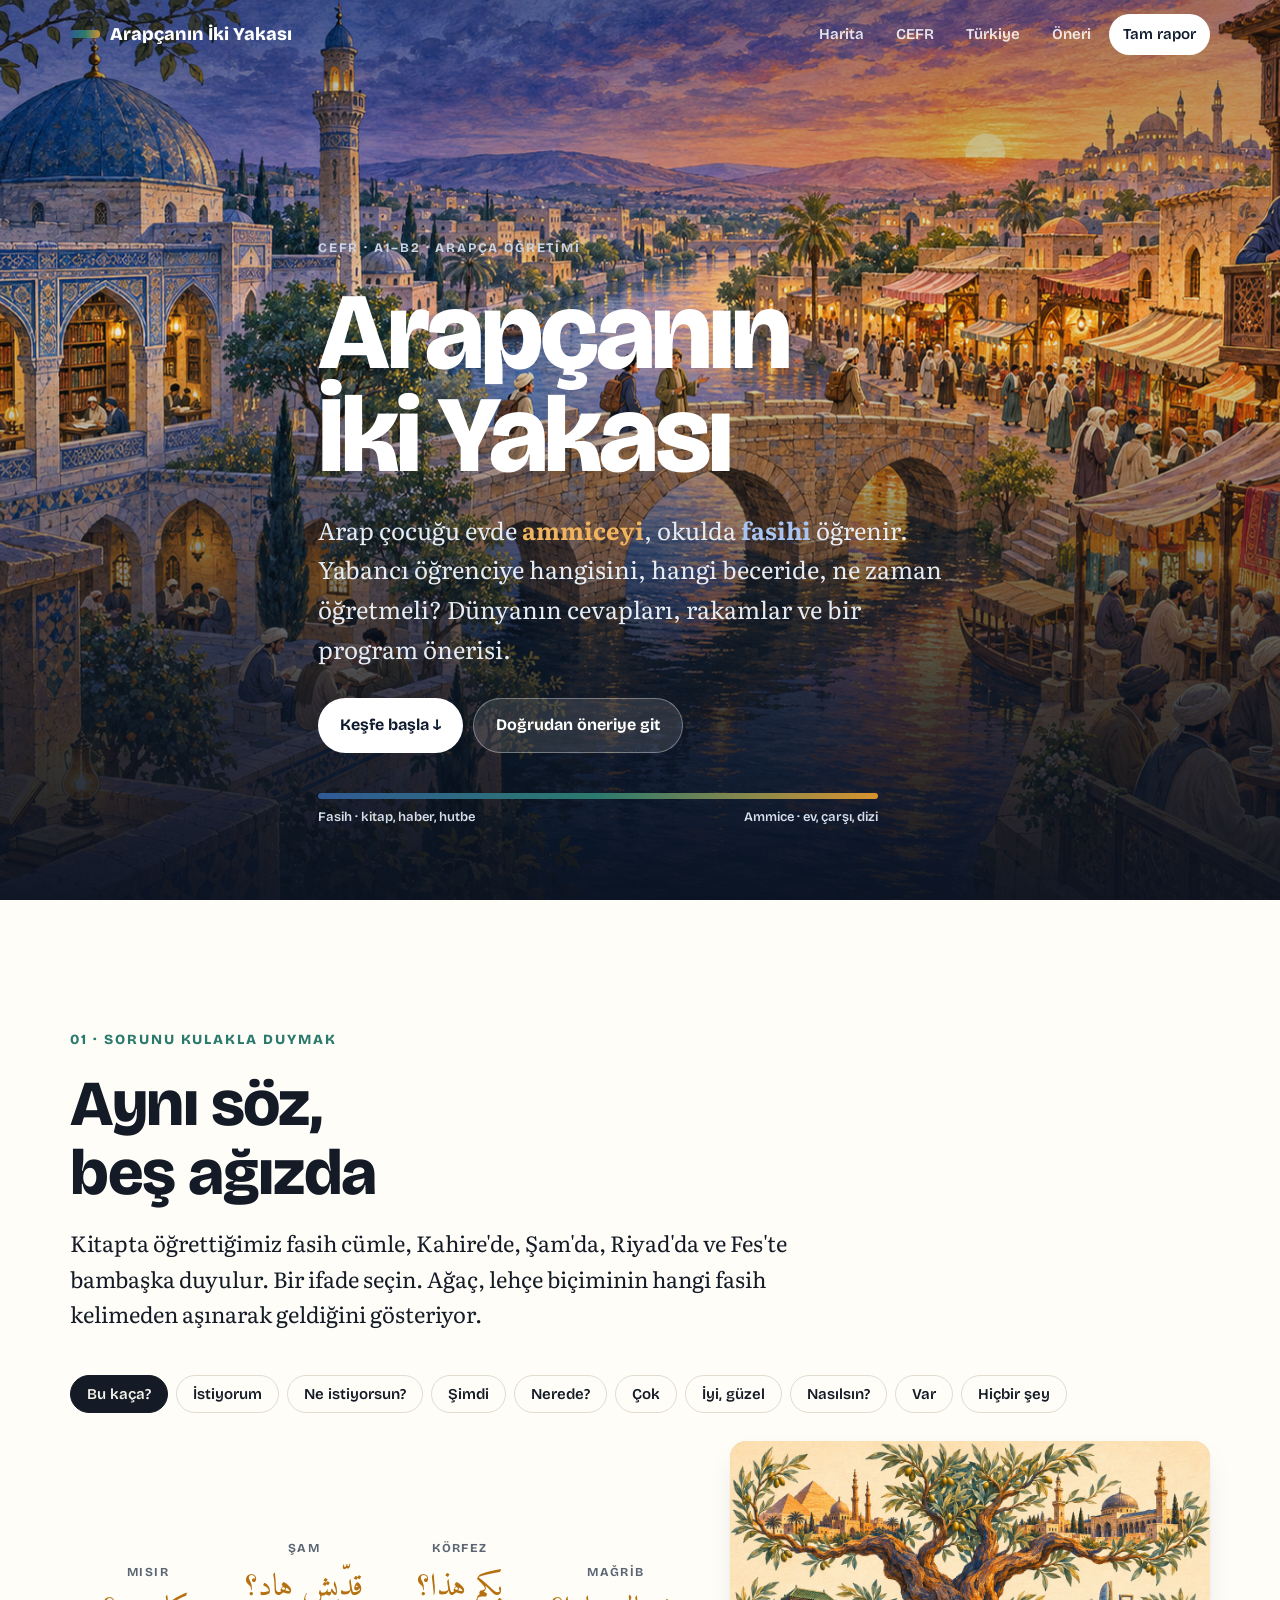
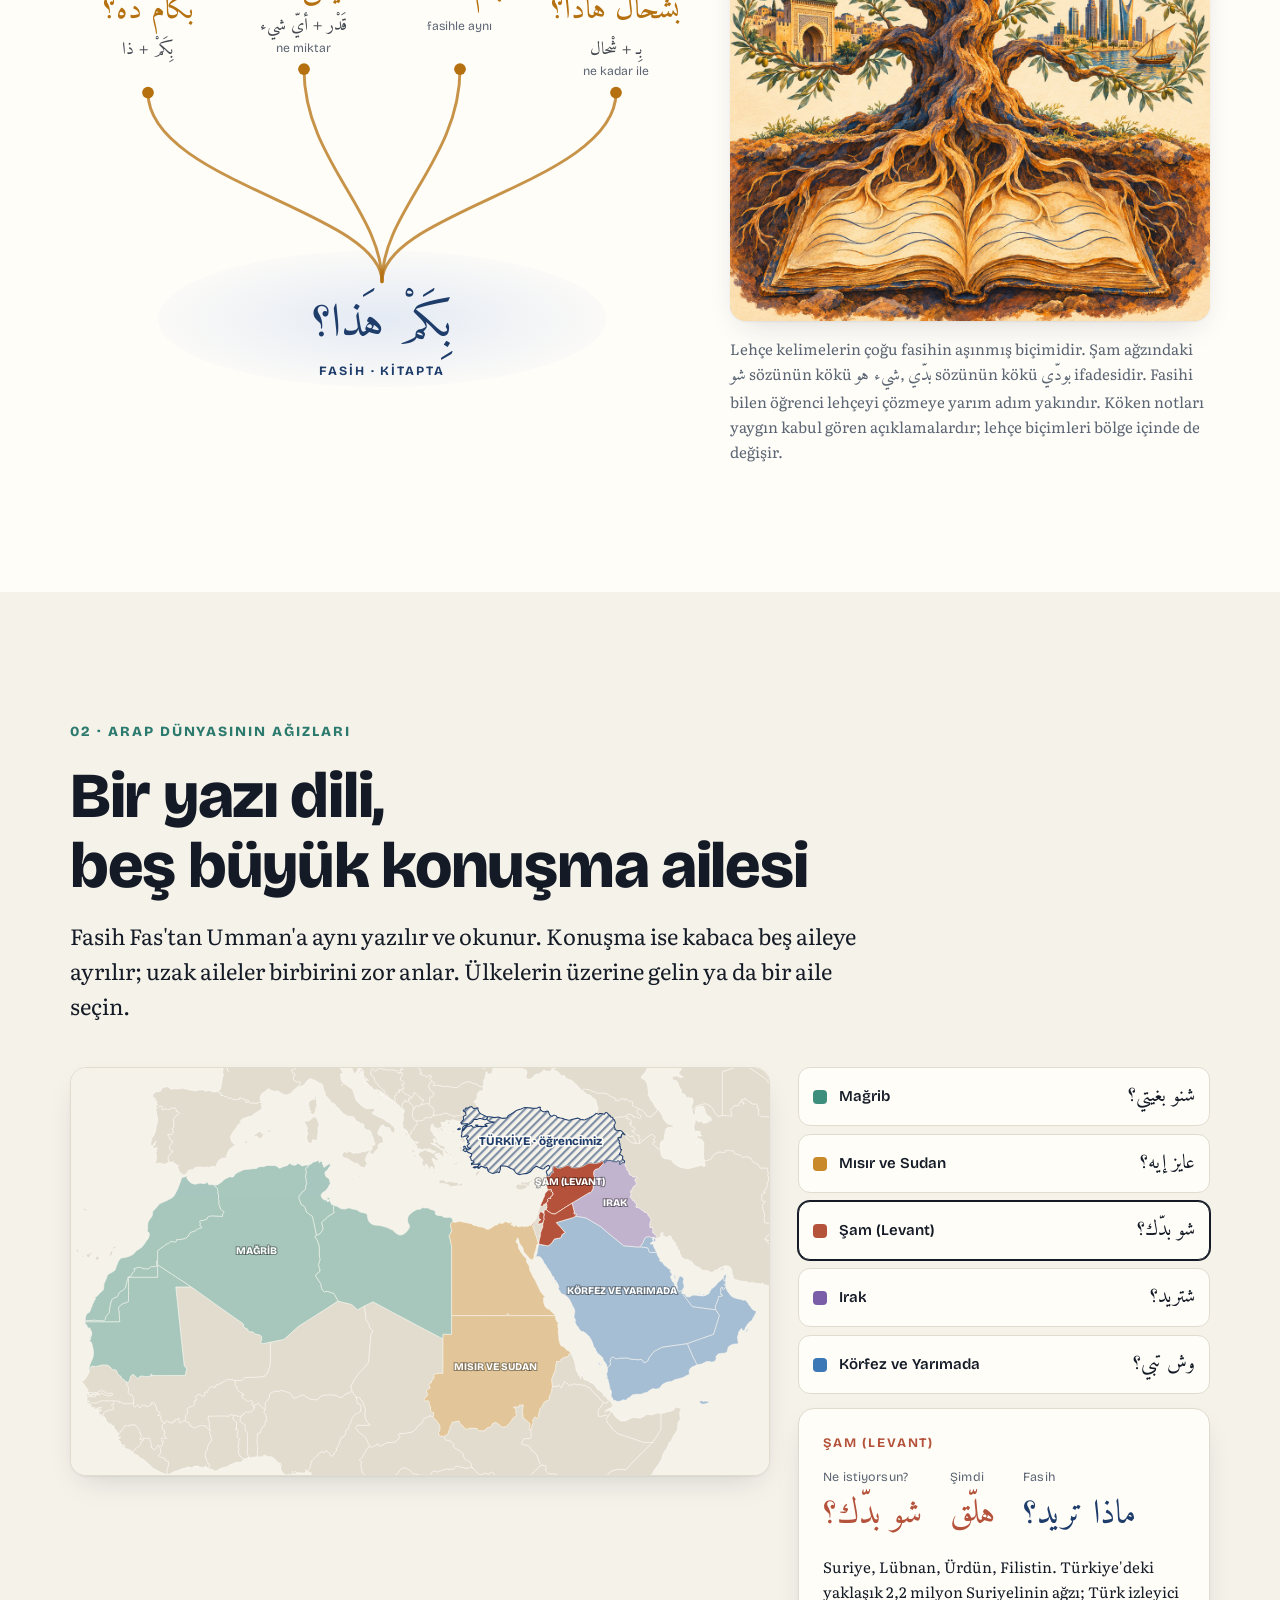
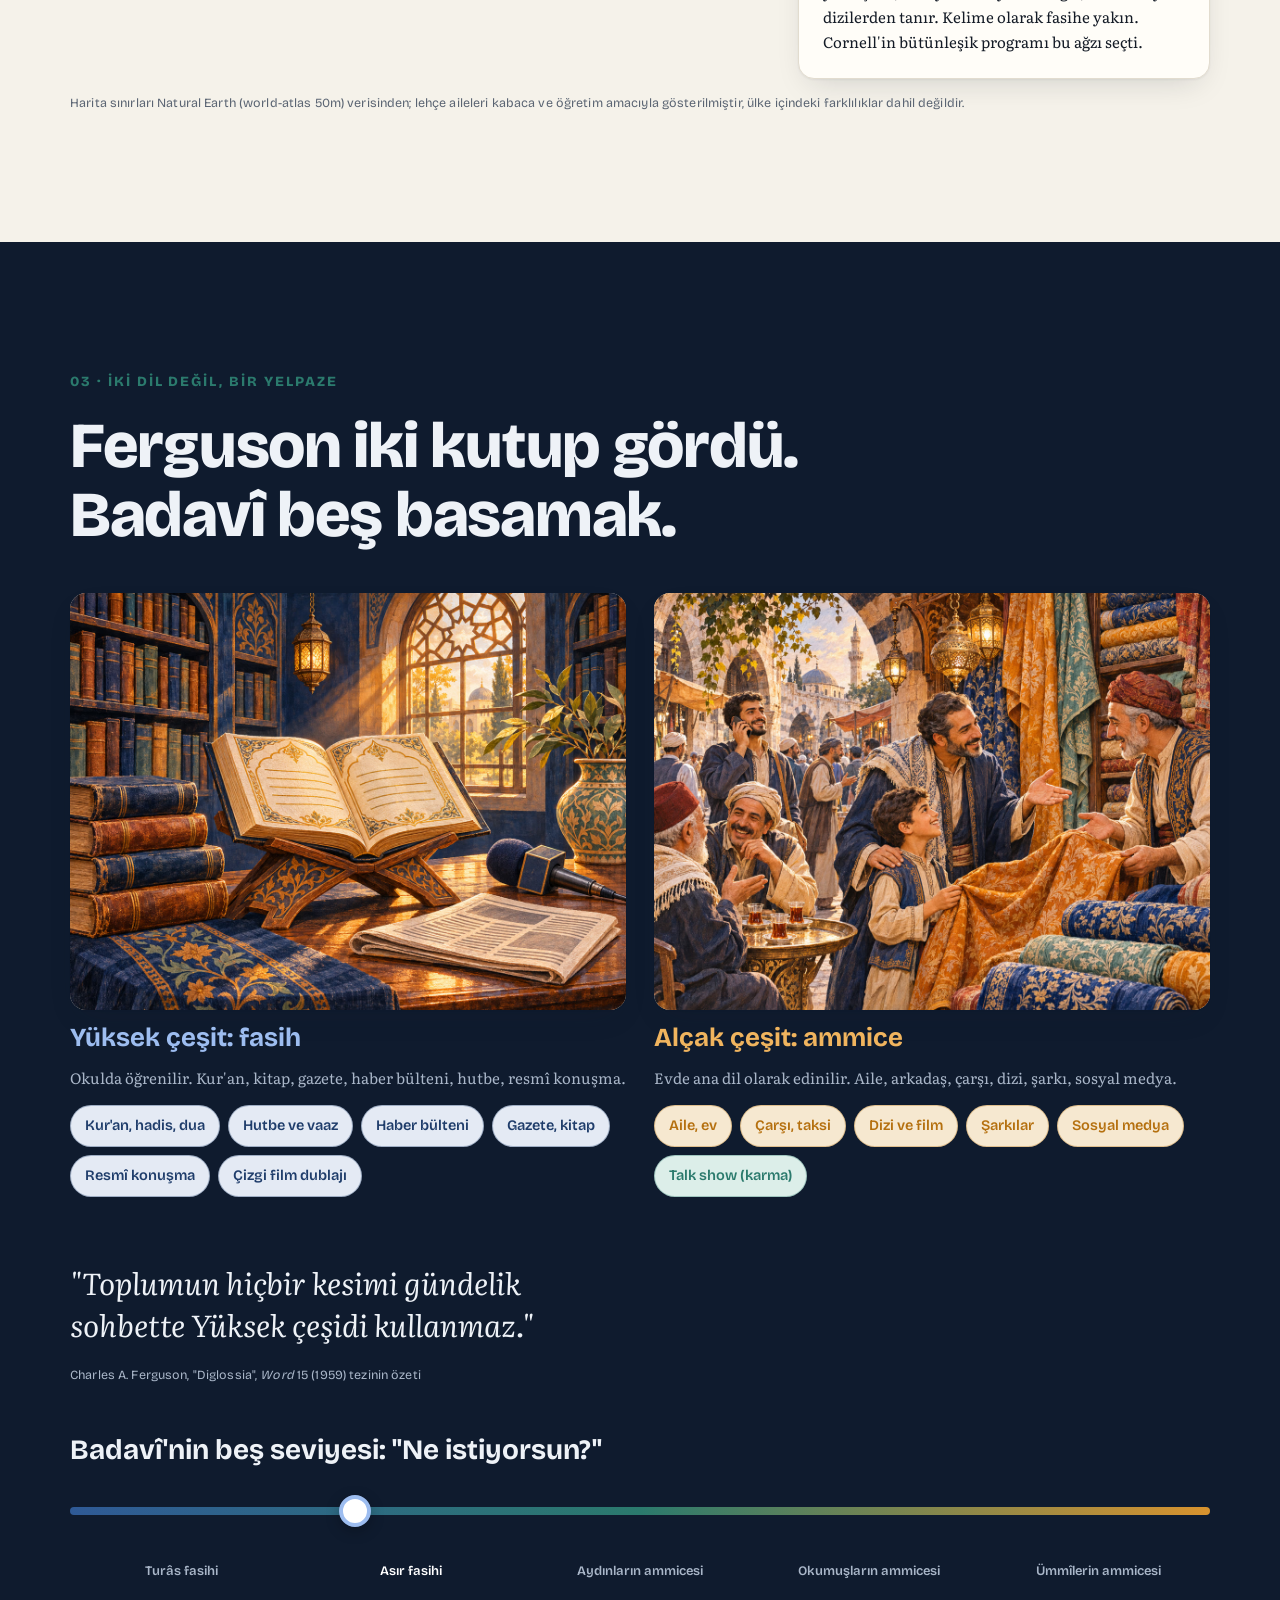
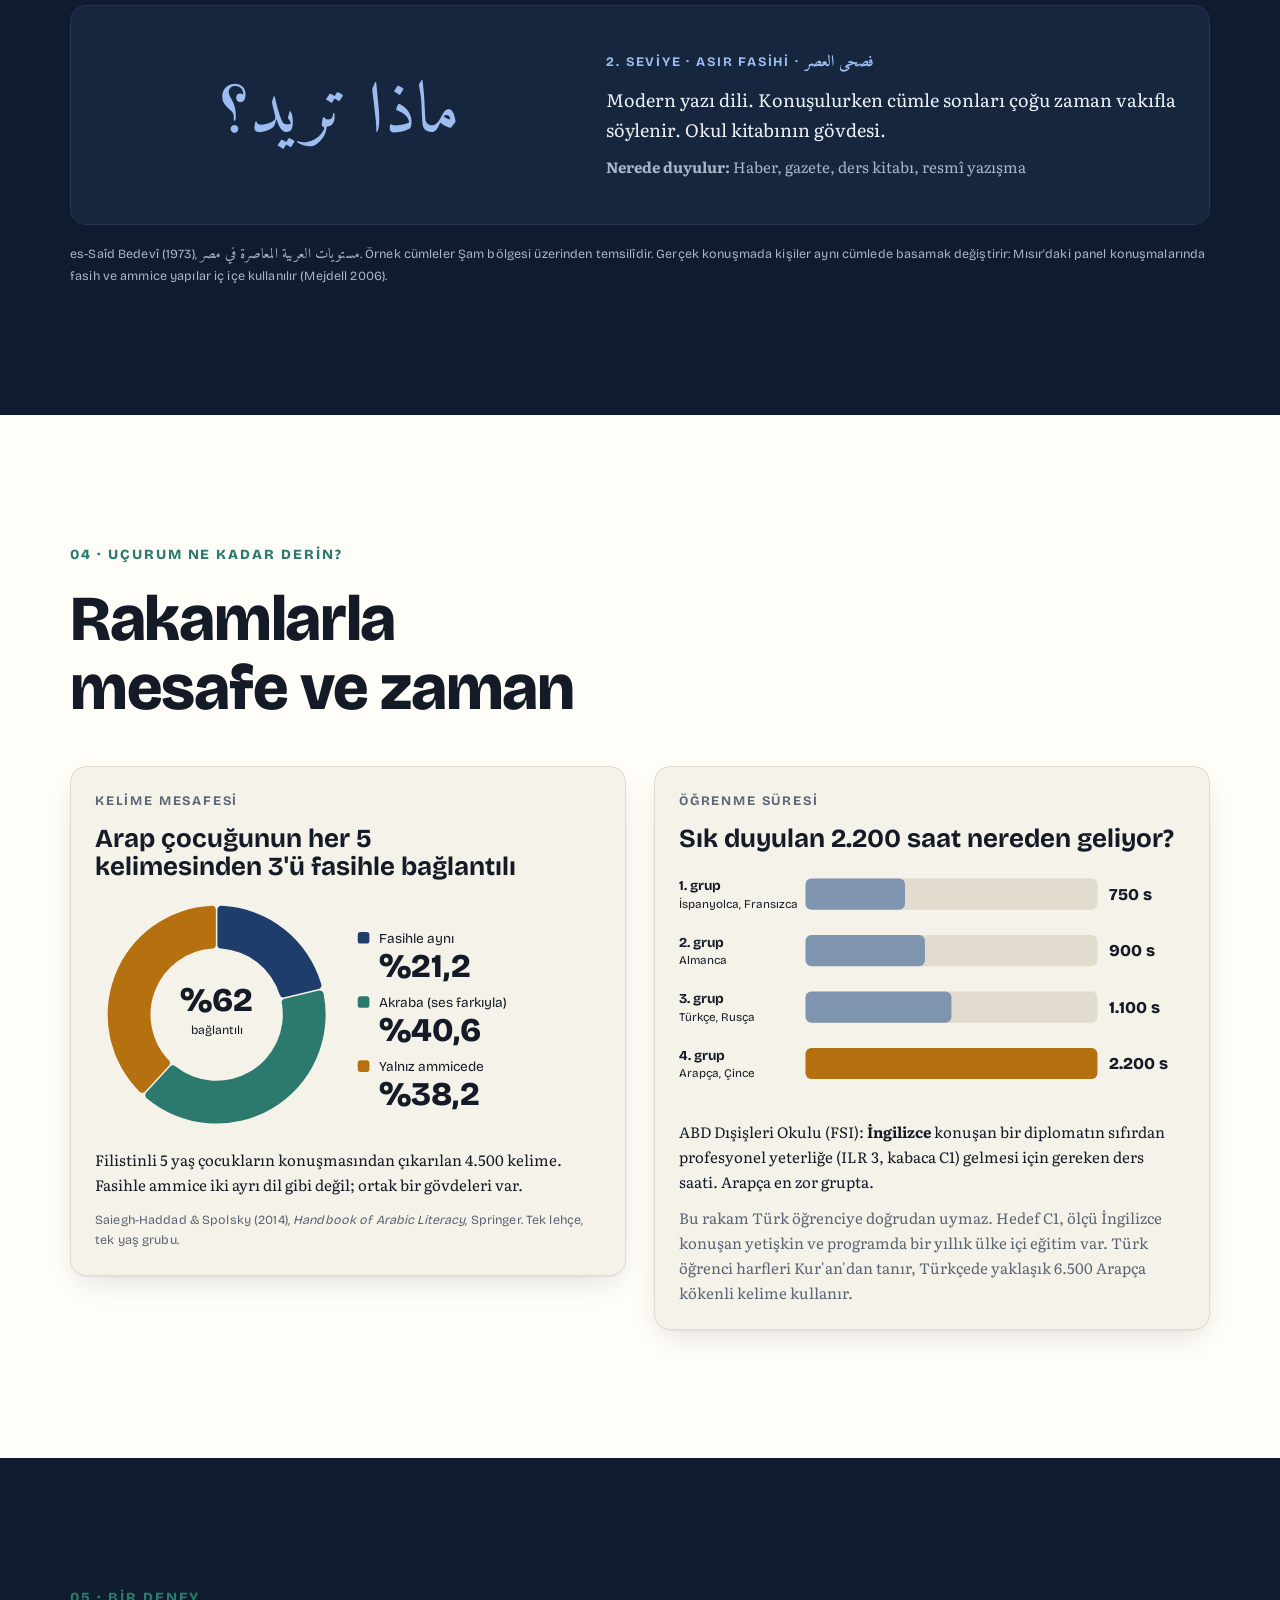
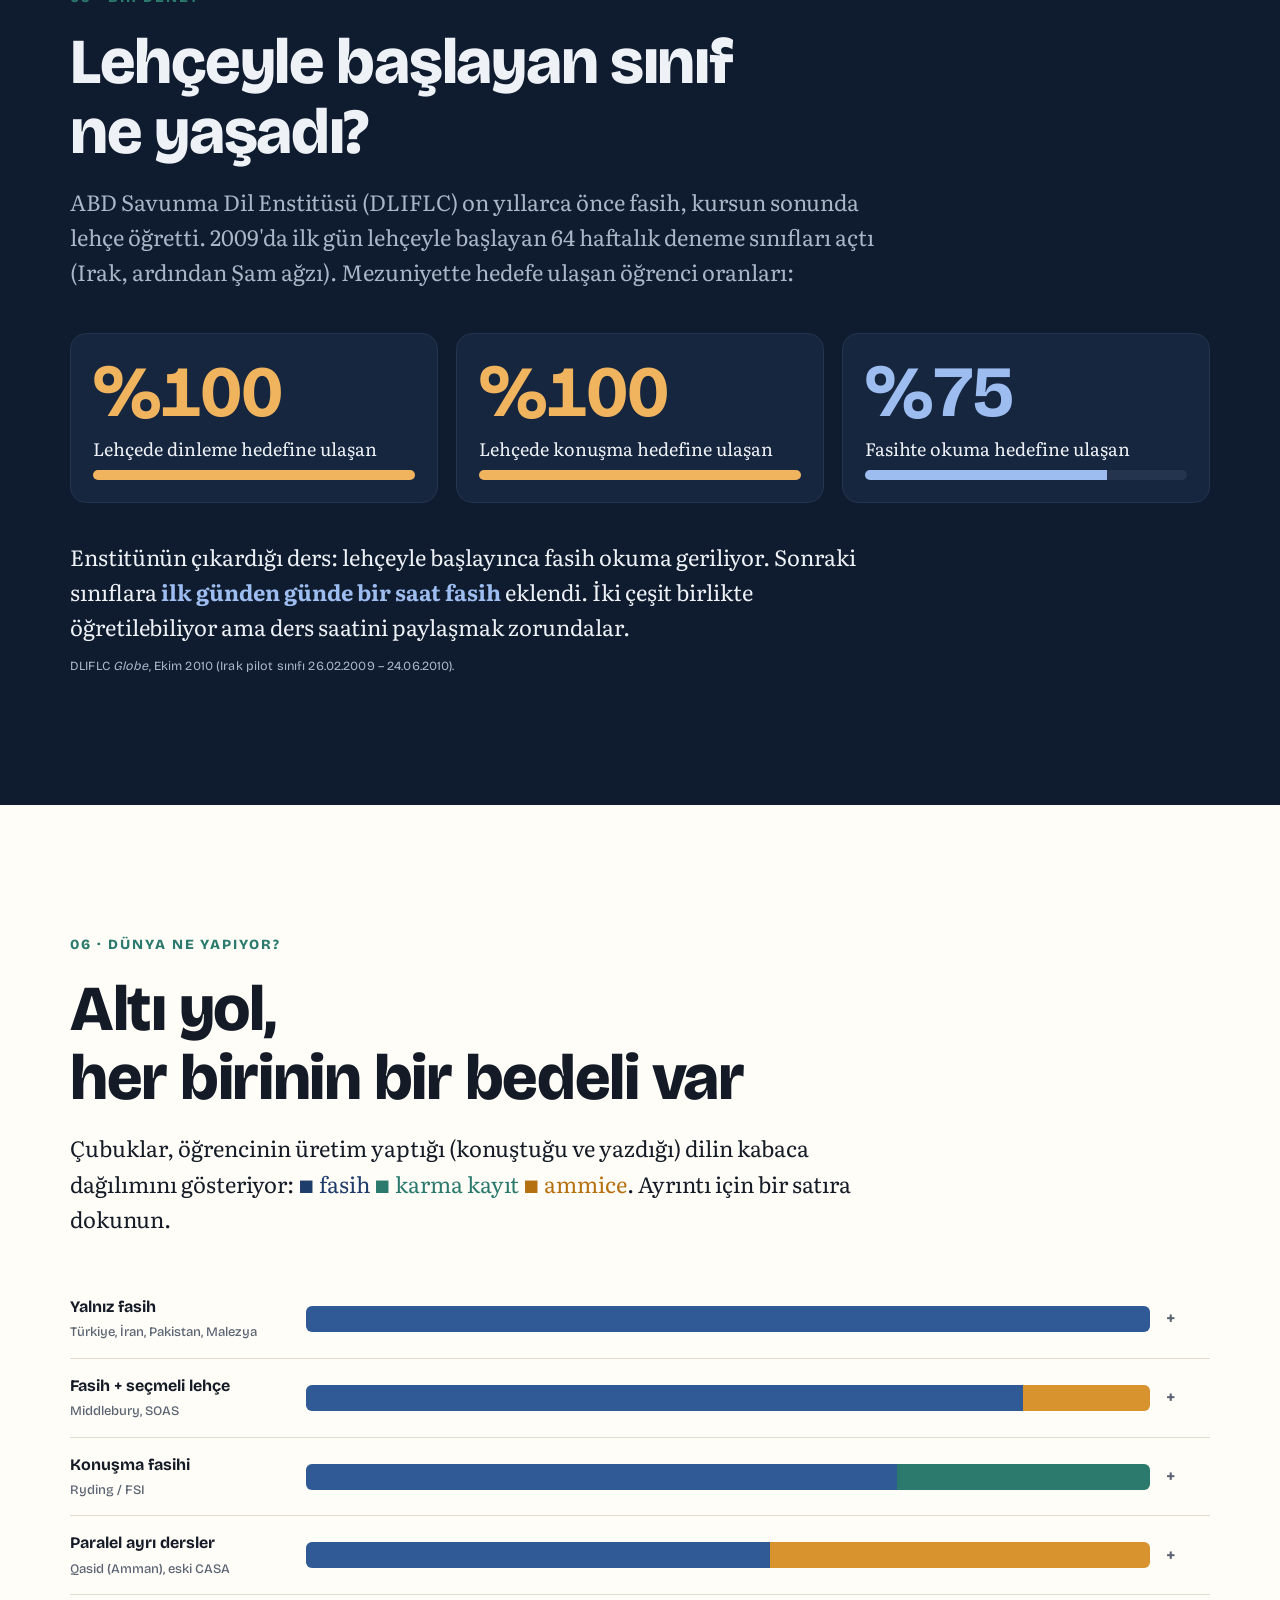
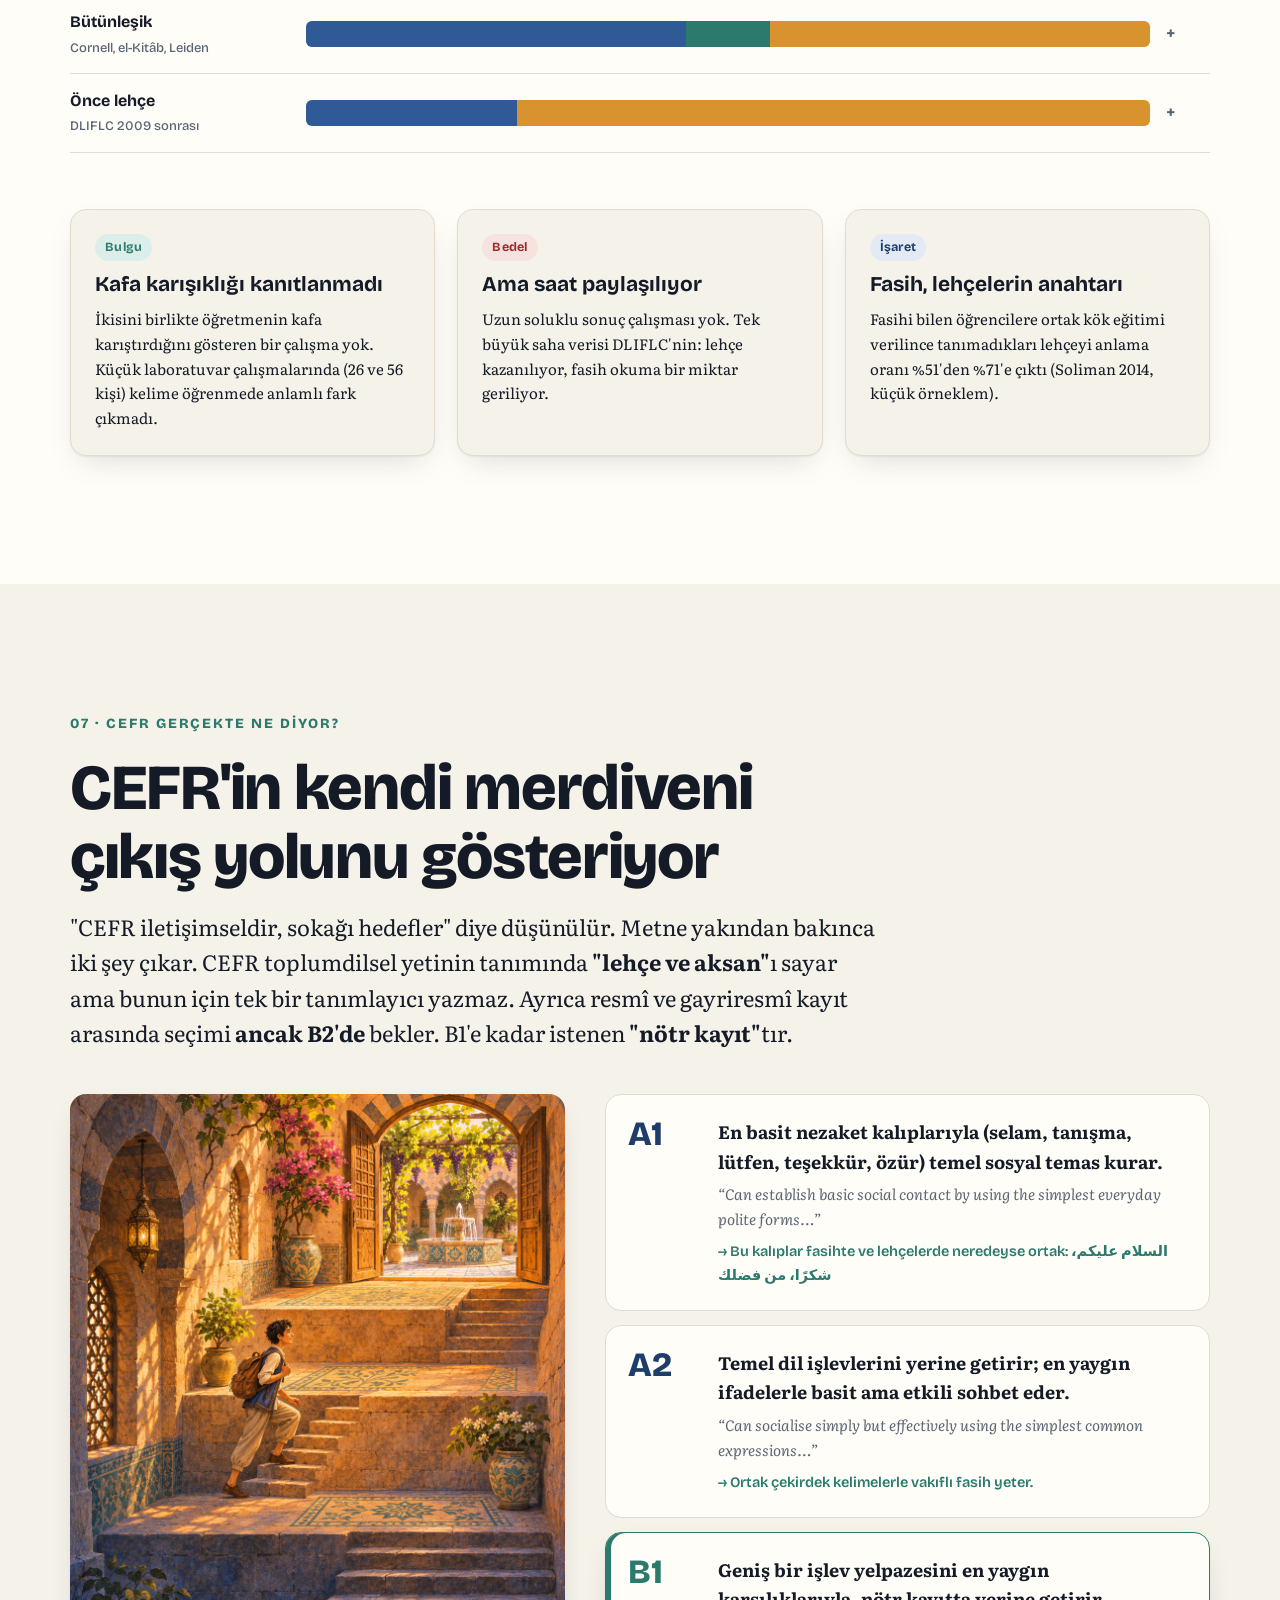
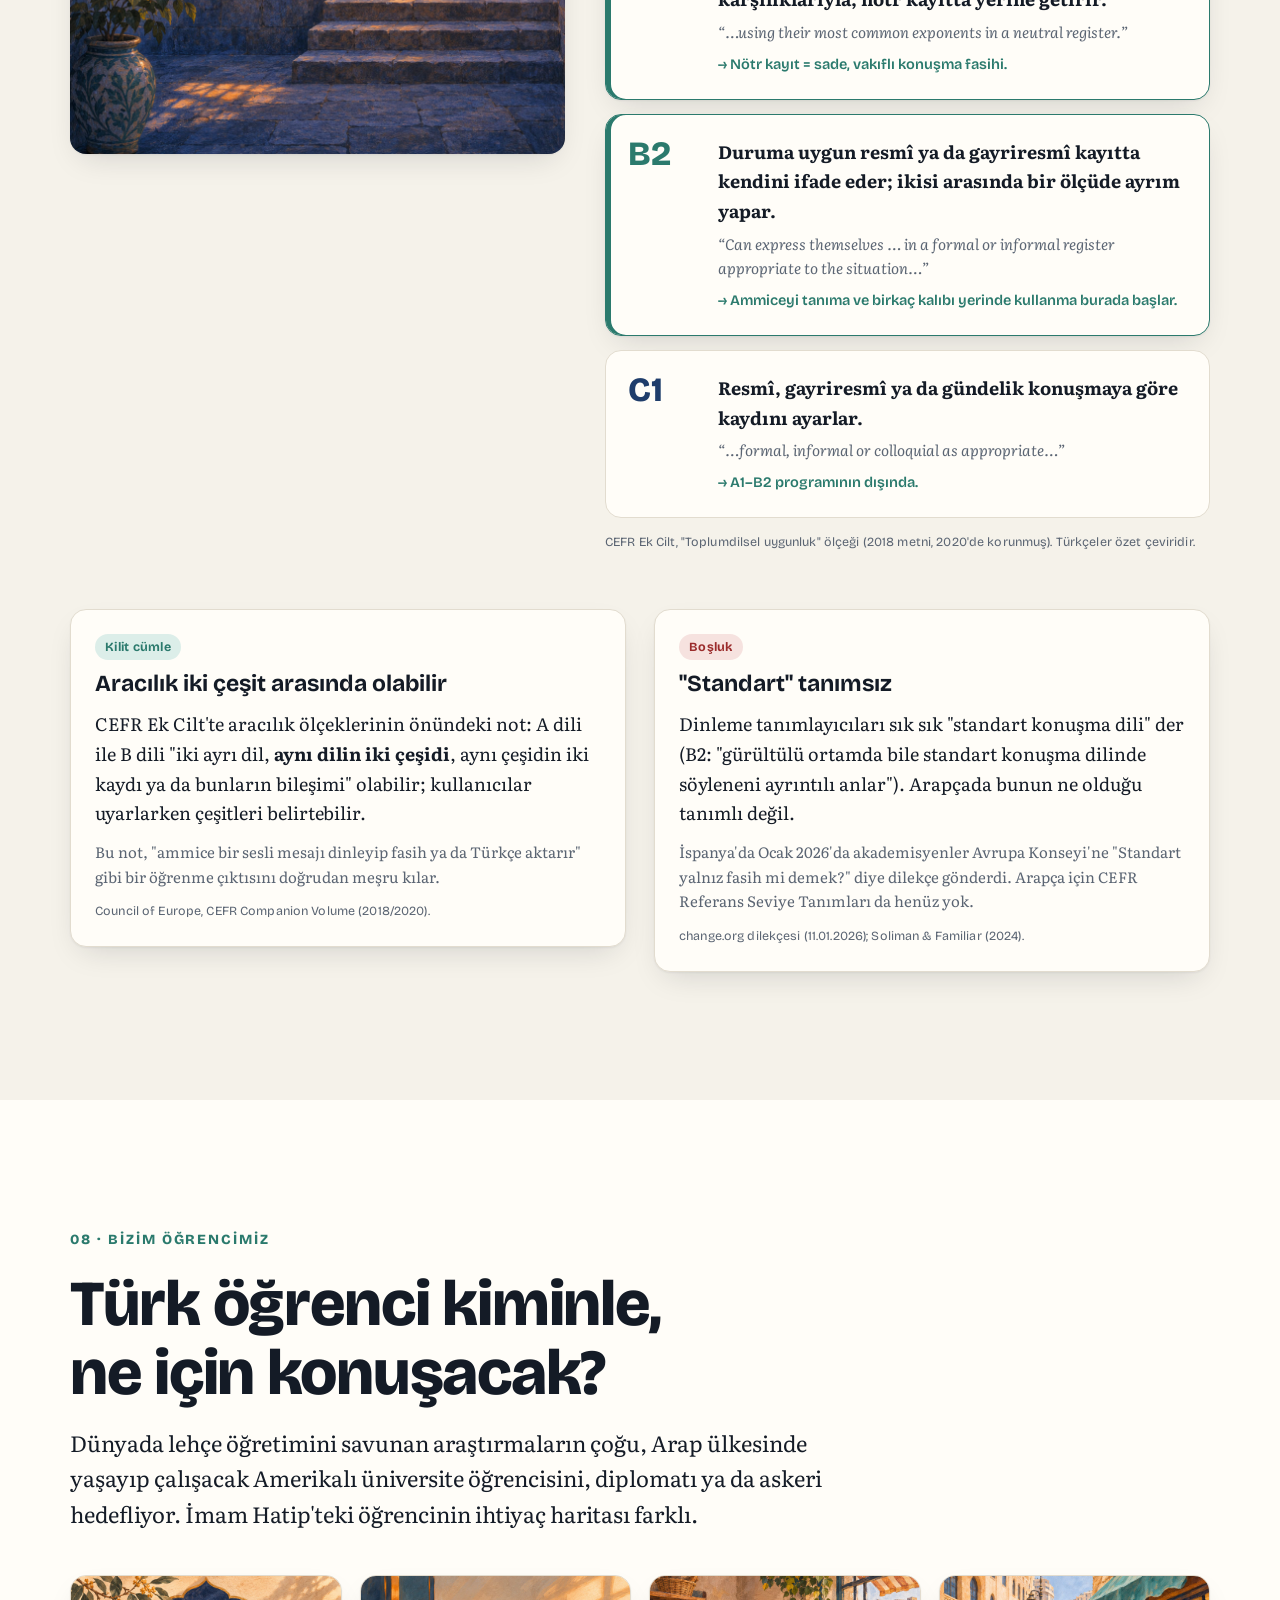
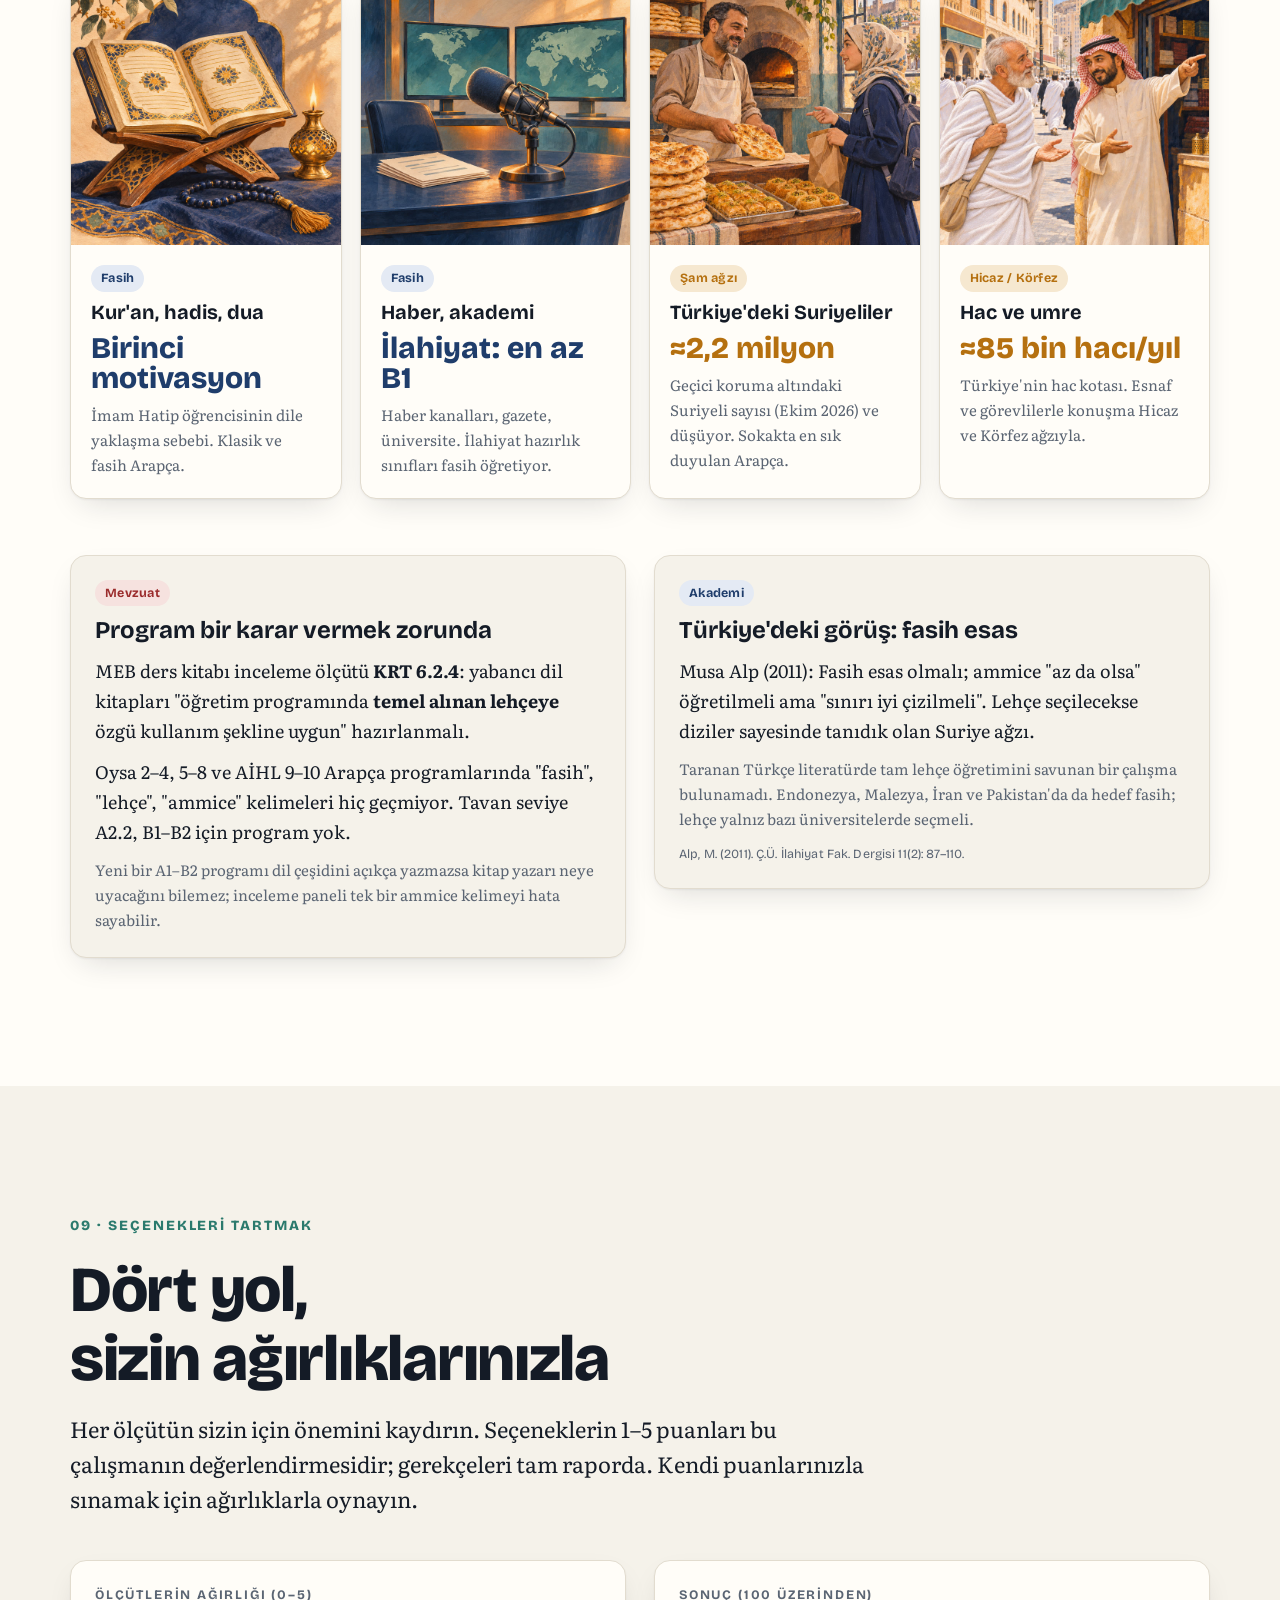
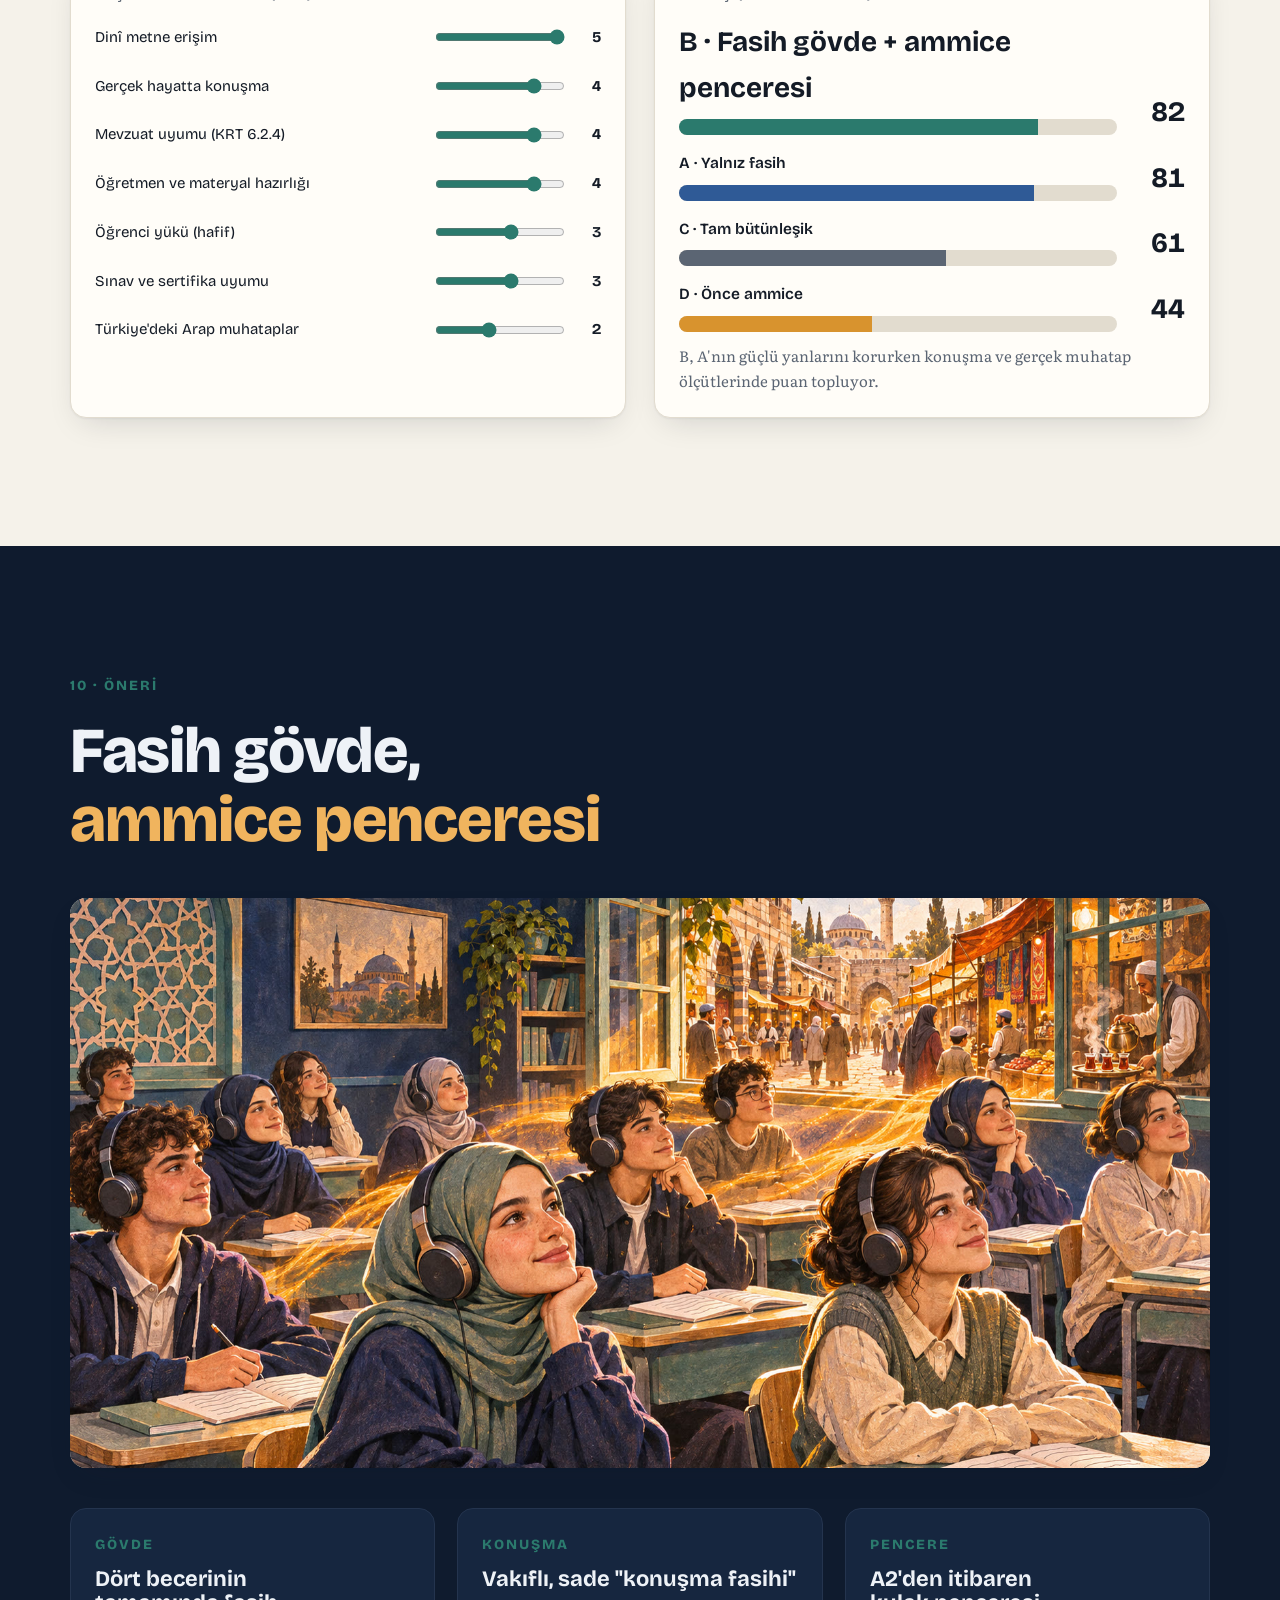
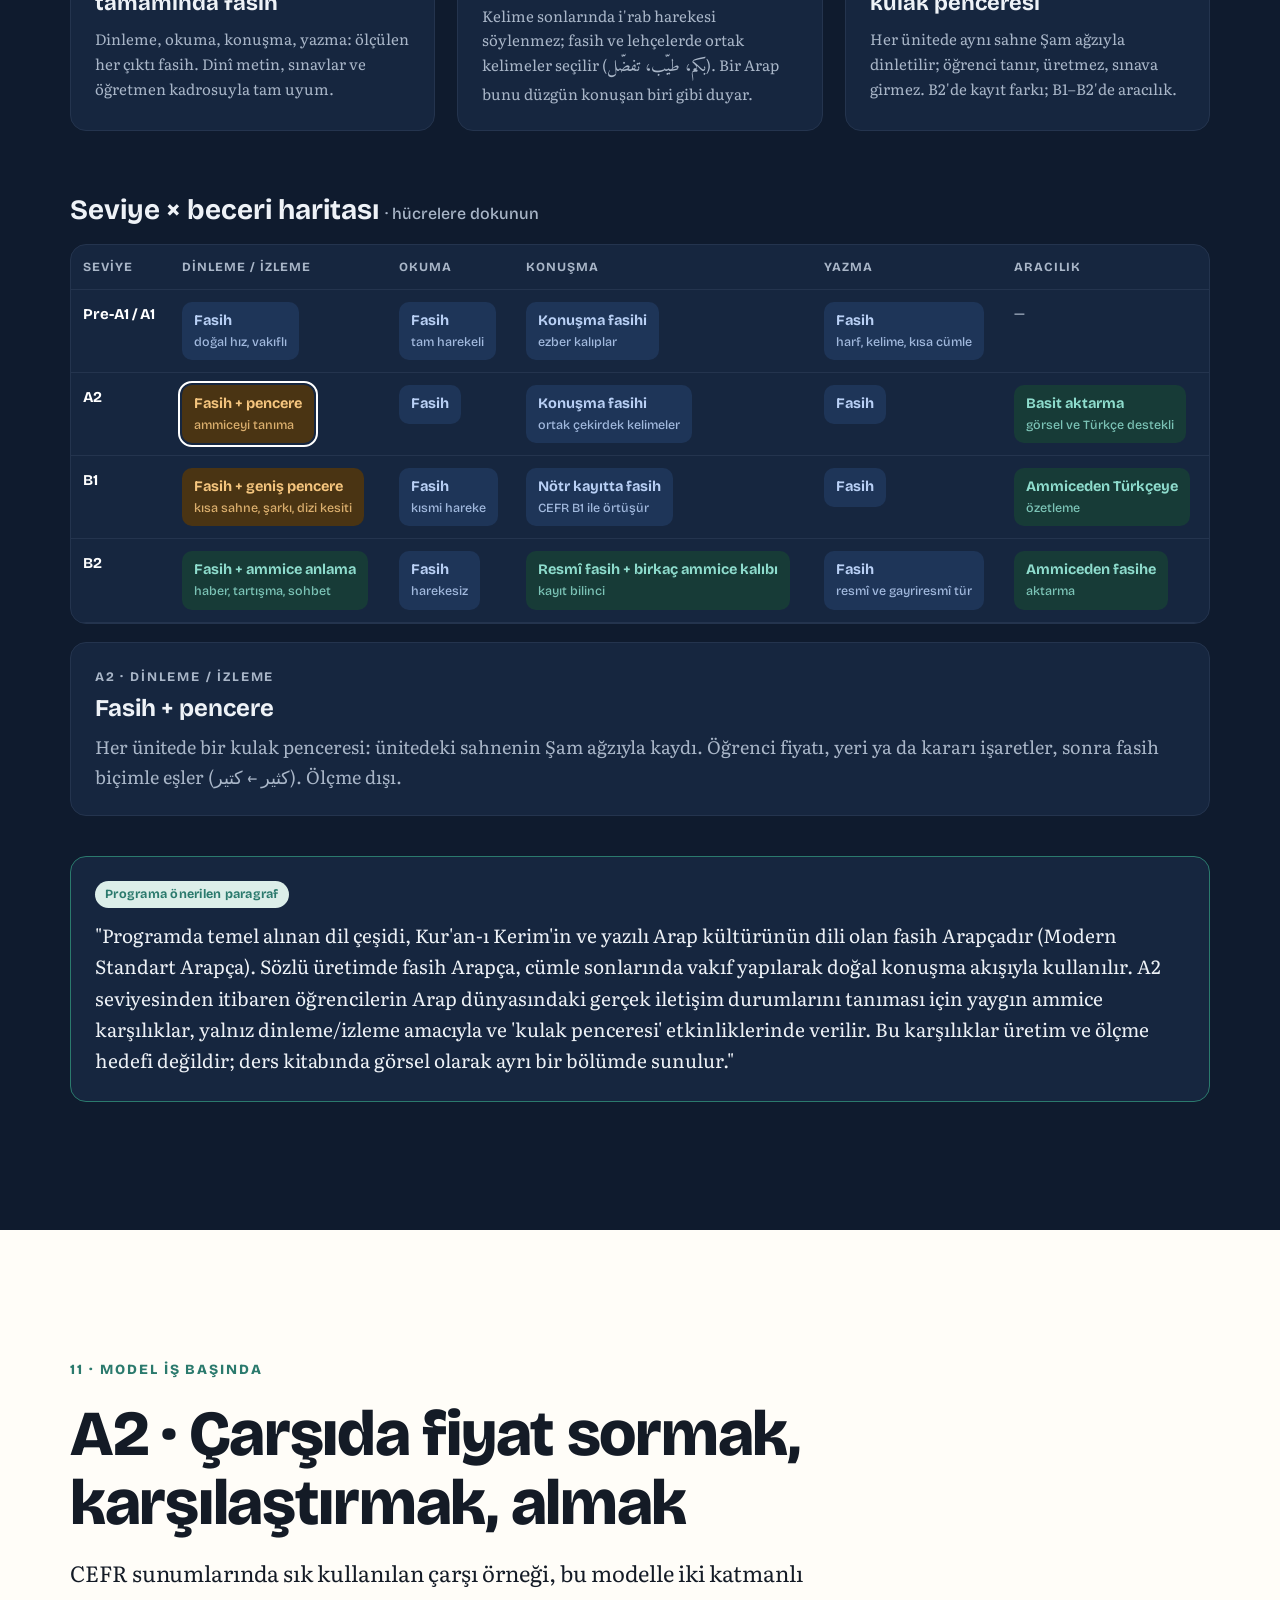
<file: index.html>
<!doctype html>
<html lang="tr">
<head>
<meta charset="utf-8">
<meta name="viewport" content="width=device-width,initial-scale=1,viewport-fit=cover">
<title>Arapçanın İki Yakası</title>
<meta name="description" content="Fasih ile ammice arasında köprü: CEFR'e göre A1–B2 Arapça öğretiminde dil çeşidi sorunu, dünyadan çözümler, Türkiye bağlamı ve bir program önerisi.">
<meta property="og:title" content="Arapçanın İki Yakası">
<meta property="og:description" content="Fasih mi, ammice mi? CEFR'e göre Arapça öğretiminin temel meselesi; araştırma, grafikler ve bir program önerisi.">
<meta property="og:image" content="img/og.jpg">
<meta property="og:type" content="website">
<meta name="twitter:card" content="summary_large_image">
<meta name="theme-color" content="#0F1B2E">
<link rel="icon" href="data:image/svg+xml,%3Csvg xmlns='http://www.w3.org/2000/svg' viewBox='0 0 32 32'%3E%3Crect width='32' height='32' rx='8' fill='%230F1B2E'/%3E%3Crect x='6' y='13' width='20' height='6' rx='3' fill='%23D8932E'/%3E%3Crect x='6' y='13' width='10' height='6' rx='3' fill='%232F5A96'/%3E%3C/svg%3E">
<link rel="preconnect" href="https://fonts.googleapis.com"><link rel="preconnect" href="https://fonts.gstatic.com" crossorigin>
<link rel="stylesheet" href="https://fonts.googleapis.com/css2?family=Amiri:wght@400;700&family=Bricolage+Grotesque:opsz,wght@12..96,500;12..96,600;12..96,700;12..96,800&family=Literata:ital,opsz,wght@0,7..72,400;0,7..72,600;1,7..72,400&display=swap">
<link rel="stylesheet" href="styles.css">
<script>document.documentElement.classList.add('js')</script>
</head>
<body>

<header class="bar-top" id="top">
  <div class="wrap">
    <a class="logo" href="#"><i aria-hidden="true"></i>Arapçanın İki Yakası</a>
    <nav class="navlinks" aria-label="Bölümler">
      <a href="#harita">Harita</a><a href="#cefr">CEFR</a><a href="#turkiye">Türkiye</a><a href="#oneri">Öneri</a><a class="cta" href="rapor.html">Tam rapor</a>
    </nav>
  </div>
  <div class="progress" id="progress"></div>
</header>

<!-- KAPAK -->
<div class="hero">
  <img src="img/hero.jpg" alt="Bir nehrin iki yakasında kurulmuş Arap şehri: solda kütüphane ve medrese, sağda çarşı, ortada iki yakayı birleştiren köprüden geçen öğrenciler." fetchpriority="high">
  <div class="wrap">
    <div class="eyebrow">CEFR · A1–B2 · Arapça öğretimi</div>
    <h1><span>Arapçanın</span><span>İki Yakası</span></h1>
    <p class="sub">Arap çocuğu evde <b style="color:#F0B45E">ammiceyi</b>, okulda <b style="color:#A9C4F0">fasihi</b> öğrenir. Yabancı öğrenciye hangisini, hangi beceride, ne zaman öğretmeli? Dünyanın cevapları, rakamlar ve bir program önerisi.</p>
    <div class="hero-band">
      <a class="btn light" href="#ifadeler">Keşfe başla ↓</a>
      <a class="btn ghost" href="#oneri">Doğrudan öneriye git</a>
    </div>
    <div style="max-width:560px;display:grid;gap:8px;margin-top:18px">
      <div class="spec"></div>
      <div class="hero-legend"><span>Fasih · kitap, haber, hutbe</span><span>Ammice · ev, çarşı, dizi</span></div>
    </div>
  </div>
</div>

<!-- 1 · İFADELER -->
<section id="ifadeler" class="paper">
  <div class="wrap">
    <div class="head rv">
      <div class="num">01 · SORUNU KULAKLA DUYMAK</div>
      <h2>Aynı söz,<br>beş ağızda</h2>
      <p class="lead">Kitapta öğrettiğimiz fasih cümle, Kahire'de, Şam'da, Riyad'da ve Fes'te bambaşka duyulur. Bir ifade seçin. Ağaç, lehçe biçiminin hangi fasih kelimeden aşınarak geldiğini gösteriyor.</p>
    </div>
    <div class="chips rv" id="chips" role="group" aria-label="İfade seç"></div>
    <div class="explorer rv">
      <svg class="tree" id="tree" viewBox="0 0 640 480" role="img" aria-label="Seçili ifadenin fasih biçimi ve dört lehçedeki karşılıkları"></svg>
      <div style="display:grid;gap:16px">
        <div class="figure" style="aspect-ratio:1/1"><img src="img/kokler.jpg" alt="Kökleri bir el yazması kitaba dönüşen, dalları Kahire, Şam, Körfez ve Fes siluetlerine uzanan zeytin ağacı." loading="lazy"></div>
        <p class="small muted">Lehçe kelimelerin çoğu fasihin aşınmış biçimidir. Şam ağzındaki <bdi class="ar">شو</bdi> sözünün kökü <bdi class="ar">شيء هو</bdi>, <bdi class="ar">بدّي</bdi> sözünün kökü <bdi class="ar">بودّي</bdi> ifadesidir. Fasihi bilen öğrenci lehçeyi çözmeye yarım adım yakındır. Köken notları yaygın kabul gören açıklamalardır; lehçe biçimleri bölge içinde de değişir.</p>
      </div>
    </div>
  </div>
</section>

<!-- 2 · HARİTA -->
<section id="harita">
  <div class="wrap">
    <div class="head rv">
      <div class="num">02 · ARAP DÜNYASININ AĞIZLARI</div>
      <h2>Bir yazı dili,<br>beş büyük konuşma ailesi</h2>
      <p class="lead">Fasih Fas'tan Umman'a aynı yazılır ve okunur. Konuşma ise kabaca beş aileye ayrılır; uzak aileler birbirini zor anlar. Ülkelerin üzerine gelin ya da bir aile seçin.</p>
    </div>
    <div class="mapgrid rv">
      <div class="mapbox" id="mapbox"><svg id="map" viewBox="0 0 960 560" role="img" aria-label="Arap dünyasında lehçe ailelerini ve Türkiye'yi gösteren harita"></svg><div class="map-tip" id="tip"></div></div>
      <div class="map-side">
        <div class="glist" id="glist"></div>
        <div class="card ginfo" id="ginfo" aria-live="polite"></div>
      </div>
    </div>
    <p class="src" style="margin-top:14px">Harita sınırları Natural Earth (world-atlas 50m) verisinden; lehçe aileleri kabaca ve öğretim amacıyla gösterilmiştir, ülke içindeki farklılıklar dahil değildir.</p>
  </div>
</section>

<!-- 3 · İKİ DÜNYA -->
<section id="yelpaze" class="night">
  <div class="wrap">
    <div class="head rv">
      <div class="num">03 · İKİ DİL DEĞİL, BİR YELPAZE</div>
      <h2>Ferguson iki kutup gördü.<br>Badavî beş basamak.</h2>
    </div>
    <div class="grid2 rv">
      <div style="display:grid;gap:14px">
        <div class="figure" style="aspect-ratio:4/3"><img src="img/fasih_alani.jpg" alt="Rahle üstünde açık Kur'an-ı Kerim, eski kitaplar, gazete ve haber mikrofonu bulunan sakin okuma salonu." loading="lazy"></div>
        <h3 style="font-size:26px" class="f">Yüksek çeşit: fasih</h3>
        <p class="small" style="color:var(--on-night-muted)">Okulda öğrenilir. Kur'an, kitap, gazete, haber bülteni, hutbe, resmî konuşma.</p>
        <div class="domains" id="domF"></div>
      </div>
      <div style="display:grid;gap:14px">
        <div class="figure" style="aspect-ratio:4/3"><img src="img/ammice_alani.jpg" alt="Eski bir Şam çarşısında sohbet eden esnaf ve müşteriler, çay bardakları ve kumaş topları." loading="lazy"></div>
        <h3 style="font-size:26px" class="a">Alçak çeşit: ammice</h3>
        <p class="small" style="color:var(--on-night-muted)">Evde ana dil olarak edinilir. Aile, arkadaş, çarşı, dizi, şarkı, sosyal medya.</p>
        <div class="domains" id="domA"></div>
      </div>
    </div>
    <p class="quote rv" style="margin:64px 0 48px">"Toplumun hiçbir kesimi gündelik sohbette Yüksek çeşidi kullanmaz."<br><span class="src" style="font-style:normal">Charles A. Ferguson, "Diglossia", <i>Word</i> 15 (1959) tezinin özeti</span></p>
    <div class="cont-wrap rv">
      <h3 style="font-size:28px">Badavî'nin beş seviyesi: "Ne istiyorsun?"</h3>
      <div class="cont-track">
        <div class="cont-rail"></div><div class="cont-dot" id="contDot"></div>
        <input type="range" id="contRange" min="0" max="4" step="1" value="1" aria-label="Badavî seviyesi">
      </div>
      <div class="cont-ticks" id="contTicks"></div>
      <div class="cont-out" id="contOut" aria-live="polite"></div>
      <p class="src">es-Saîd Bedevî (1973), <bdi class="ar">مستويات العربية المعاصرة في مصر</bdi>. Örnek cümleler Şam bölgesi üzerinden temsilîdir. Gerçek konuşmada kişiler aynı cümlede basamak değiştirir: Mısır'daki panel konuşmalarında fasih ve ammice yapılar iç içe kullanılır (Mejdell 2006).</p>
    </div>
  </div>
</section>

<!-- 4 · RAKAMLAR -->
<section id="rakamlar" class="paper">
  <div class="wrap">
    <div class="head rv">
      <div class="num">04 · UÇURUM NE KADAR DERİN?</div>
      <h2>Rakamlarla<br>mesafe ve zaman</h2>
    </div>
    <div class="grid2">
      <div class="card rv">
        <div class="eyebrow">Kelime mesafesi</div>
        <h3 style="font-size:26px">Arap çocuğunun her 5 kelimesinden 3'ü fasihle bağlantılı</h3>
        <svg class="chart" id="lexChart" viewBox="0 0 520 250" role="img" aria-label="Aynı yüzde 21, akraba yüzde 41, yalnız ammice yüzde 38"></svg>
        <p class="small">Filistinli 5 yaş çocukların konuşmasından çıkarılan 4.500 kelime. Fasihle ammice iki ayrı dil gibi değil; ortak bir gövdeleri var.</p>
        <p class="src">Saiegh-Haddad &amp; Spolsky (2014), <i>Handbook of Arabic Literacy</i>, Springer. Tek lehçe, tek yaş grubu.</p>
      </div>
      <div class="card rv">
        <div class="eyebrow">Öğrenme süresi</div>
        <h3 style="font-size:26px">Sık duyulan 2.200 saat nereden geliyor?</h3>
        <svg class="chart" id="fsiChart" viewBox="0 0 520 250" role="img" aria-label="FSI dil grupları ve ders saatleri"></svg>
        <p class="small">ABD Dışişleri Okulu (FSI): <b>İngilizce</b> konuşan bir diplomatın sıfırdan profesyonel yeterliğe (ILR 3, kabaca C1) gelmesi için gereken ders saati. Arapça en zor grupta.</p>
        <p class="small muted">Bu rakam Türk öğrenciye doğrudan uymaz. Hedef C1, ölçü İngilizce konuşan yetişkin ve programda bir yıllık ülke içi eğitim var. Türk öğrenci harfleri Kur'an'dan tanır, Türkçede yaklaşık 6.500 Arapça kökenli kelime kullanır.</p>
      </div>
    </div>
  </div>
</section>

<section id="dli" class="night">
  <div class="wrap">
    <div class="head rv">
      <div class="num">05 · BİR DENEY</div>
      <h2>Lehçeyle başlayan sınıf<br>ne yaşadı?</h2>
      <p class="lead" style="color:var(--on-night-muted)">ABD Savunma Dil Enstitüsü (DLIFLC) on yıllarca önce fasih, kursun sonunda lehçe öğretti. 2009'da ilk gün lehçeyle başlayan 64 haftalık deneme sınıfları açtı (Irak, ardından Şam ağzı). Mezuniyette hedefe ulaşan öğrenci oranları:</p>
    </div>
    <div class="statrow rv" id="dliStats"></div>
    <p class="lead rv" style="margin-top:36px">Enstitünün çıkardığı ders: lehçeyle başlayınca fasih okuma geriliyor. Sonraki sınıflara <b class="f">ilk günden günde bir saat fasih</b> eklendi. İki çeşit birlikte öğretilebiliyor ama ders saatini paylaşmak zorundalar.</p>
    <p class="src rv" style="margin-top:12px">DLIFLC <i>Globe</i>, Ekim 2010 (Irak pilot sınıfı 26.02.2009 – 24.06.2010).</p>
  </div>
</section>

<!-- 6 · DÜNYA -->
<section id="dunya" class="paper">
  <div class="wrap">
    <div class="head rv">
      <div class="num">06 · DÜNYA NE YAPIYOR?</div>
      <h2>Altı yol,<br>her birinin bir bedeli var</h2>
      <p class="lead">Çubuklar, öğrencinin üretim yaptığı (konuştuğu ve yazdığı) dilin kabaca dağılımını gösteriyor: <span class="f">■ fasih</span> <span class="o">■ karma kayıt</span> <span class="a">■ ammice</span>. Ayrıntı için bir satıra dokunun.</p>
    </div>
    <div class="rv" id="appr"></div>
    <div class="grid3 rv" style="margin-top:56px">
      <div class="card"><span class="tag O">Bulgu</span><h3 style="font-size:21px">Kafa karışıklığı kanıtlanmadı</h3><p class="small">İkisini birlikte öğretmenin kafa karıştırdığını gösteren bir çalışma yok. Küçük laboratuvar çalışmalarında (26 ve 56 kişi) kelime öğrenmede anlamlı fark çıkmadı.</p></div>
      <div class="card"><span class="tag W">Bedel</span><h3 style="font-size:21px">Ama saat paylaşılıyor</h3><p class="small">Uzun soluklu sonuç çalışması yok. Tek büyük saha verisi DLIFLC'nin: lehçe kazanılıyor, fasih okuma bir miktar geriliyor.</p></div>
      <div class="card"><span class="tag F">İşaret</span><h3 style="font-size:21px">Fasih, lehçelerin anahtarı</h3><p class="small">Fasihi bilen öğrencilere ortak kök eğitimi verilince tanımadıkları lehçeyi anlama oranı %51'den %71'e çıktı (Soliman 2014, küçük örneklem).</p></div>
    </div>
  </div>
</section>

<!-- 7 · CEFR -->
<section id="cefr">
  <div class="wrap">
    <div class="head rv">
      <div class="num">07 · CEFR GERÇEKTE NE DİYOR?</div>
      <h2>CEFR'in kendi merdiveni<br>çıkış yolunu gösteriyor</h2>
      <p class="lead">"CEFR iletişimseldir, sokağı hedefler" diye düşünülür. Metne yakından bakınca iki şey çıkar. CEFR toplumdilsel yetinin tanımında <b>"lehçe ve aksan"</b>ı sayar ama bunun için tek bir tanımlayıcı yazmaz. Ayrıca resmî ve gayriresmî kayıt arasında seçimi <b>ancak B2'de</b> bekler. B1'e kadar istenen <b>"nötr kayıt"</b>tır.</p>
    </div>
    <div class="stairs">
      <div class="figure rv"><img src="img/merdiven.jpg" alt="Lacivert gölgeden kehribar ışıklı bir avluya yükselen dört sahanlıklı taş merdiven ve çıkan bir öğrenci." loading="lazy"></div>
      <div class="steps" id="steps"></div>
    </div>
    <div class="grid2" style="margin-top:56px">
      <div class="card rv">
        <span class="tag O">Kilit cümle</span>
        <h3 style="font-size:23px">Aracılık iki çeşit arasında olabilir</h3>
        <p>CEFR Ek Cilt'te aracılık ölçeklerinin önündeki not: A dili ile B dili "iki ayrı dil, <b>aynı dilin iki çeşidi</b>, aynı çeşidin iki kaydı ya da bunların bileşimi" olabilir; kullanıcılar uyarlarken çeşitleri belirtebilir.</p>
        <p class="small muted">Bu not, "ammice bir sesli mesajı dinleyip fasih ya da Türkçe aktarır" gibi bir öğrenme çıktısını doğrudan meşru kılar.</p>
        <p class="src">Council of Europe, CEFR Companion Volume (2018/2020).</p>
      </div>
      <div class="card rv">
        <span class="tag W">Boşluk</span>
        <h3 style="font-size:23px">"Standart" tanımsız</h3>
        <p>Dinleme tanımlayıcıları sık sık "standart konuşma dili" der (B2: "gürültülü ortamda bile standart konuşma dilinde söyleneni ayrıntılı anlar"). Arapçada bunun ne olduğu tanımlı değil.</p>
        <p class="small muted">İspanya'da Ocak 2026'da akademisyenler Avrupa Konseyi'ne "Standart yalnız fasih mi demek?" diye dilekçe gönderdi. Arapça için CEFR Referans Seviye Tanımları da henüz yok.</p>
        <p class="src">change.org dilekçesi (11.01.2026); Soliman &amp; Familiar (2024).</p>
      </div>
    </div>
  </div>
</section>

<!-- 8 · TÜRKİYE -->
<section id="turkiye" class="paper">
  <div class="wrap">
    <div class="head rv">
      <div class="num">08 · BİZİM ÖĞRENCİMİZ</div>
      <h2>Türk öğrenci kiminle,<br>ne için konuşacak?</h2>
      <p class="lead">Dünyada lehçe öğretimini savunan araştırmaların çoğu, Arap ülkesinde yaşayıp çalışacak Amerikalı üniversite öğrencisini, diplomatı ya da askeri hedefliyor. İmam Hatip'teki öğrencinin ihtiyaç haritası farklı.</p>
    </div>
    <div class="grid4 rv" id="needs"></div>
    <div class="grid2" style="margin-top:56px">
      <div class="card rv">
        <span class="tag W">Mevzuat</span>
        <h3 style="font-size:24px">Program bir karar vermek zorunda</h3>
        <p>MEB ders kitabı inceleme ölçütü <b>KRT 6.2.4</b>: yabancı dil kitapları "öğretim programında <b>temel alınan lehçeye</b> özgü kullanım şekline uygun" hazırlanmalı.</p>
        <p>Oysa 2–4, 5–8 ve AİHL 9–10 Arapça programlarında "fasih", "lehçe", "ammice" kelimeleri hiç geçmiyor. Tavan seviye A2.2, B1–B2 için program yok.</p>
        <p class="small muted">Yeni bir A1–B2 programı dil çeşidini açıkça yazmazsa kitap yazarı neye uyacağını bilemez; inceleme paneli tek bir ammice kelimeyi hata sayabilir.</p>
      </div>
      <div class="card rv">
        <span class="tag F">Akademi</span>
        <h3 style="font-size:24px">Türkiye'deki görüş: fasih esas</h3>
        <p>Musa Alp (2011): Fasih esas olmalı; ammice "az da olsa" öğretilmeli ama "sınırı iyi çizilmeli". Lehçe seçilecekse diziler sayesinde tanıdık olan Suriye ağzı.</p>
        <p class="small muted">Taranan Türkçe literatürde tam lehçe öğretimini savunan bir çalışma bulunamadı. Endonezya, Malezya, İran ve Pakistan'da da hedef fasih; lehçe yalnız bazı üniversitelerde seçmeli.</p>
        <p class="src">Alp, M. (2011). Ç.Ü. İlahiyat Fak. Dergisi 11(2): 87–110.</p>
      </div>
    </div>
  </div>
</section>

<!-- 9 · KARAR -->
<section id="karar">
  <div class="wrap">
    <div class="head rv">
      <div class="num">09 · SEÇENEKLERİ TARTMAK</div>
      <h2>Dört yol,<br>sizin ağırlıklarınızla</h2>
      <p class="lead">Her ölçütün sizin için önemini kaydırın. Seçeneklerin 1–5 puanları bu çalışmanın değerlendirmesidir; gerekçeleri tam raporda. Kendi puanlarınızla sınamak için ağırlıklarla oynayın.</p>
    </div>
    <div class="dec rv">
      <div class="card" id="weights"></div>
      <div class="card"><div class="eyebrow">Sonuç (100 üzerinden)</div><div class="res" id="results" aria-live="polite"></div><p class="small muted" id="resNote"></p></div>
    </div>
  </div>
</section>

<!-- 10 · ÖNERİ -->
<section id="oneri" class="night">
  <div class="wrap">
    <div class="head rv">
      <div class="num">10 · ÖNERİ</div>
      <h2>Fasih gövde,<br><span class="a">ammice penceresi</span></h2>
    </div>
    <div class="figure rv" style="aspect-ratio:16/8;margin-bottom:40px"><img src="img/sinif.jpg" alt="Kulaklıklarla dinleyen lise öğrencilerinin olduğu bir sınıf; duvardaki büyük pencereden içeri bir Şam sokağının sıcak ışığı akıyor." loading="lazy"></div>
    <div class="grid3 rv">
      <div class="card"><div class="num">GÖVDE</div><h3 style="font-size:22px">Dört becerinin tamamında fasih</h3><p class="small" style="color:var(--on-night-muted)">Dinleme, okuma, konuşma, yazma: ölçülen her çıktı fasih. Dinî metin, sınavlar ve öğretmen kadrosuyla tam uyum.</p></div>
      <div class="card"><div class="num">KONUŞMA</div><h3 style="font-size:22px">Vakıflı, sade "konuşma fasihi"</h3><p class="small" style="color:var(--on-night-muted)">Kelime sonlarında i'rab harekesi söylenmez; fasih ve lehçelerde ortak kelimeler seçilir (<bdi class="ar">بكم، طيّب، تفضّل</bdi>). Bir Arap bunu düzgün konuşan biri gibi duyar.</p></div>
      <div class="card"><div class="num">PENCERE</div><h3 style="font-size:22px">A2'den itibaren kulak penceresi</h3><p class="small" style="color:var(--on-night-muted)">Her ünitede aynı sahne Şam ağzıyla dinletilir; öğrenci tanır, üretmez, sınava girmez. B2'de kayıt farkı; B1–B2'de aracılık.</p></div>
    </div>
    <h3 class="rv" style="font-size:28px;margin:64px 0 18px">Seviye × beceri haritası <span class="muted" style="font-size:16px;font-weight:500">· hücrelere dokunun</span></h3>
    <div class="mx-wrap rv"><table class="mx" id="mx"></table></div>
    <div class="mx-detail" id="mxDetail" aria-live="polite"></div>
    <div class="card rv" style="margin-top:40px;border-color:var(--orta)">
      <span class="tag O">Programa önerilen paragraf</span>
      <p style="font-size:19px">"Programda temel alınan dil çeşidi, Kur'an-ı Kerim'in ve yazılı Arap kültürünün dili olan fasih Arapçadır (Modern Standart Arapça). Sözlü üretimde fasih Arapça, cümle sonlarında vakıf yapılarak doğal konuşma akışıyla kullanılır. A2 seviyesinden itibaren öğrencilerin Arap dünyasındaki gerçek iletişim durumlarını tanıması için yaygın ammice karşılıklar, yalnız dinleme/izleme amacıyla ve 'kulak penceresi' etkinliklerinde verilir. Bu karşılıklar üretim ve ölçme hedefi değildir; ders kitabında görsel olarak ayrı bir bölümde sunulur."</p>
    </div>
  </div>
</section>

<!-- 11 · ÇARŞI -->
<section id="carsi" class="paper">
  <div class="wrap">
    <div class="head rv">
      <div class="num">11 · MODEL İŞ BAŞINDA</div>
      <h2>A2 · Çarşıda fiyat sormak,<br>karşılaştırmak, almak</h2>
      <p class="lead">CEFR sunumlarında sık kullanılan çarşı örneği, bu modelle iki katmanlı kuruluyor: öğrencinin konuştuğu gövde ve yalnız dinlediği pencere.</p>
    </div>
    <div class="figure rv" style="aspect-ratio:16/9;margin-bottom:36px"><img src="img/carsi.jpg" alt="Şam usulü bir giyim dükkânında elinde gömlekle fiyat soran Türk lise öğrencisi ve güleryüzlü dükkân sahibi." loading="lazy"></div>
    <div class="grid2">
      <div class="card rv">
        <span class="tag F">Gövde · konuşma fasihi · öğrenci üretir</span>
        <div class="dlg">
          <div class="ln"><span class="ar">أَهْلًا وَسَهْلًا، تَفَضَّل</span><span class="who">Satıcı</span></div>
          <div class="ln"><span class="ar">بِكَمْ هَذا القَميص؟</span><span class="who">Sami</span></div>
          <div class="ln"><span class="ar">بِخَمْسينَ لِيرَة</span><span class="who">Satıcı</span></div>
          <div class="ln"><span class="ar">غالٍ جِدًّا! هَلْ عِنْدَكَ أَرْخَص؟</span><span class="who">Sami</span></div>
          <div class="ln"><span class="ar">نَعَم، هَذا بِثَلاثين</span><span class="who">Satıcı</span></div>
          <div class="ln"><span class="ar">طَيِّب، سَآخُذُه. شُكْرًا</span><span class="who">Sami</span></div>
        </div>
        <p class="small">Cümle sonları vakıflı: <bdi class="ar">لِيرَة</bdi> denir, <bdi class="ar">لِيرَةٌ</bdi> denmez. Şu kelimeler hem fasihte hem bütün lehçelerde yaşıyor: <bdi class="ar">بِكَمْ، طَيِّب، تَفَضَّل، شُكْرًا</bdi>.</p>
      </div>
      <div class="window rv">
        <span class="tag A">Kulak penceresi · Şam ağzı · öğrenci yalnız tanır</span>
        <div class="dlg">
          <div class="ln"><span class="ar">أهلين، تفضّل</span><span class="who">Satıcı</span></div>
          <div class="ln"><span class="ar">قدّيش هاد القميص؟</span><span class="who">Müşteri</span></div>
          <div class="ln"><span class="ar">بخمسين</span><span class="who">Satıcı</span></div>
          <div class="ln"><span class="ar">غالي كتير! في أرخص؟</span><span class="who">Müşteri</span></div>
          <div class="ln"><span class="ar">إي، هاد بتلاتين</span><span class="who">Satıcı</span></div>
          <div class="ln"><span class="ar">منيح، باخدو. يسلمو</span><span class="who">Müşteri</span></div>
        </div>
        <p class="small"><b>Görev:</b> Öğrenci dinler, fiyatı ve müşterinin kararını işaretler. Sonra iki metni yan yana koyup benzeyen kelimeleri eşler: <bdi class="ar">كثير ← كتير، ثلاثين ← تلاتين، هذا ← هاد</bdi>. Ölçme dışıdır.</p>
      </div>
    </div>
    <p class="src" style="margin-top:16px">Örnek diyaloglar bu çalışma için yazıldı; kitaba girmeden önce ana dili Arapça bir redaktörce kontrol edilmelidir.</p>
  </div>
</section>

<!-- 12 · SAAT -->
<section id="saat">
  <div class="wrap">
    <div class="head rv">
      <div class="num">12 · ZAMAN GERÇEKÇİ Mİ?</div>
      <h2>Ders saatiniz<br>hangi seviyeye yeter?</h2>
      <p class="lead">Cambridge'in İngilizce için verdiği birikimli rehberli öğrenme saatleri (A1 ≈95, A2 ≈190, B1 ≈375, B2 ≈550) bir Arapça zorluk katsayısıyla çarpılıyor. Katsayı tahmindir: İngilizce konuşan biri için FSI oranı yaklaşık 2,9; Türk öğrenci için çok daha düşük olması beklenir.</p>
    </div>
    <div class="card rv">
      <div class="calc">
        <label for="cW">Haftalık Arapça saati<input id="cW" type="number" min="1" max="40" value="10"></label>
        <label for="cK">Yıllık hafta<input id="cK" type="number" min="1" max="52" value="36"></label>
        <label for="cY">Yıl sayısı<input id="cY" type="number" min="1" max="6" value="2"></label>
        <label for="cM">Arapça katsayısı<input id="cM" type="number" min="1" max="3" value="1.5" step="0.1"></label>
      </div>
      <svg class="chart" id="hourChart" viewBox="0 0 900 230" role="img" aria-label="Toplam saatin seviye eşiklerine göre konumu"></svg>
      <p class="small muted">Rehberli öğrenme saati ders saatinden fazlasını kapsar (ödev, gözetimli çalışma); sonuç iyimser okunmalı. Karşılaştırma: AİHL 9. sınıf Arapça programı yılda 144 saat, 9–10 programının hedefi A2.2.</p>
    </div>
  </div>
</section>

<!-- 13 · SÖZLÜK + RAPOR -->
<section id="sozluk" class="paper">
  <div class="wrap">
    <div class="head rv">
      <div class="num">13 · KISA SÖZLÜK</div>
      <h2>Toplantıda kullanılacak<br>terimler</h2>
    </div>
    <div class="gloss rv" id="gloss"></div>
    <div class="report-cta rv" style="margin-top:72px">
      <div style="display:grid;gap:10px"><h3>Tam uzman raporu</h3><p>Yönetici özeti, dilbilim, dünyadaki yaklaşımlar, araştırma bulguları, CEFR metni, Türkiye bağlamı, seçeneklerin puanlanması, program önerisi ve kaynakça. Her bilginin yanında kaynağın güven düzeyi.</p></div>
      <a class="btn light" href="rapor.html">Raporu oku →</a>
    </div>
  </div>
</section>

<footer>
  <div class="wrap">
    <div style="font-weight:700;color:var(--on-night)">Arapçanın İki Yakası</div>
    <div>Kasım 2026. Lehçe örnekleri ve köken açıklamaları öğretim amaçlıdır; kitaba girmeden önce ana dili Arapça bir uzmanca doğrulanmalıdır. Resimler yapay zekâ tarafından üretilmiştir.</div>
  </div>
</footer>

<script src="vendor/d3.min.js"></script>
<script src="vendor/topojson-client.min.js"></script>
<script src="app.js"></script>
</body>
</html>
</file>
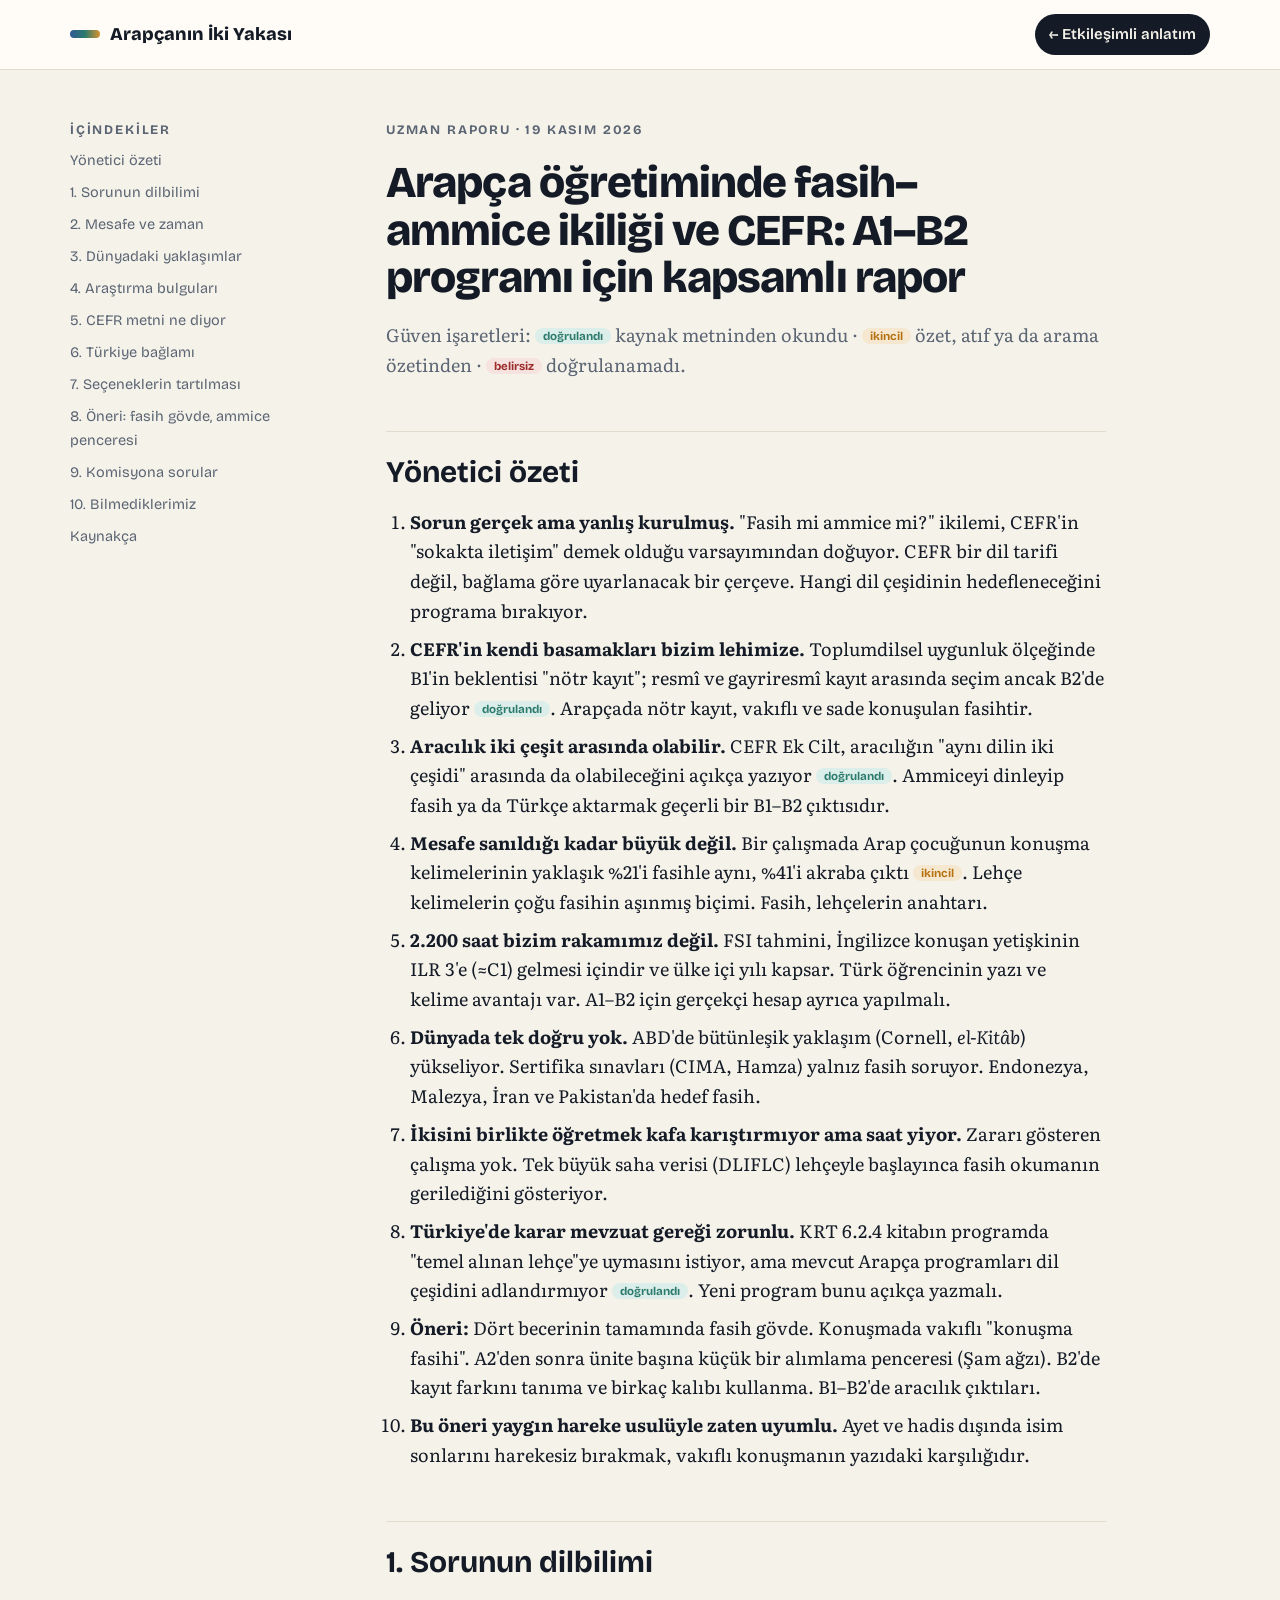
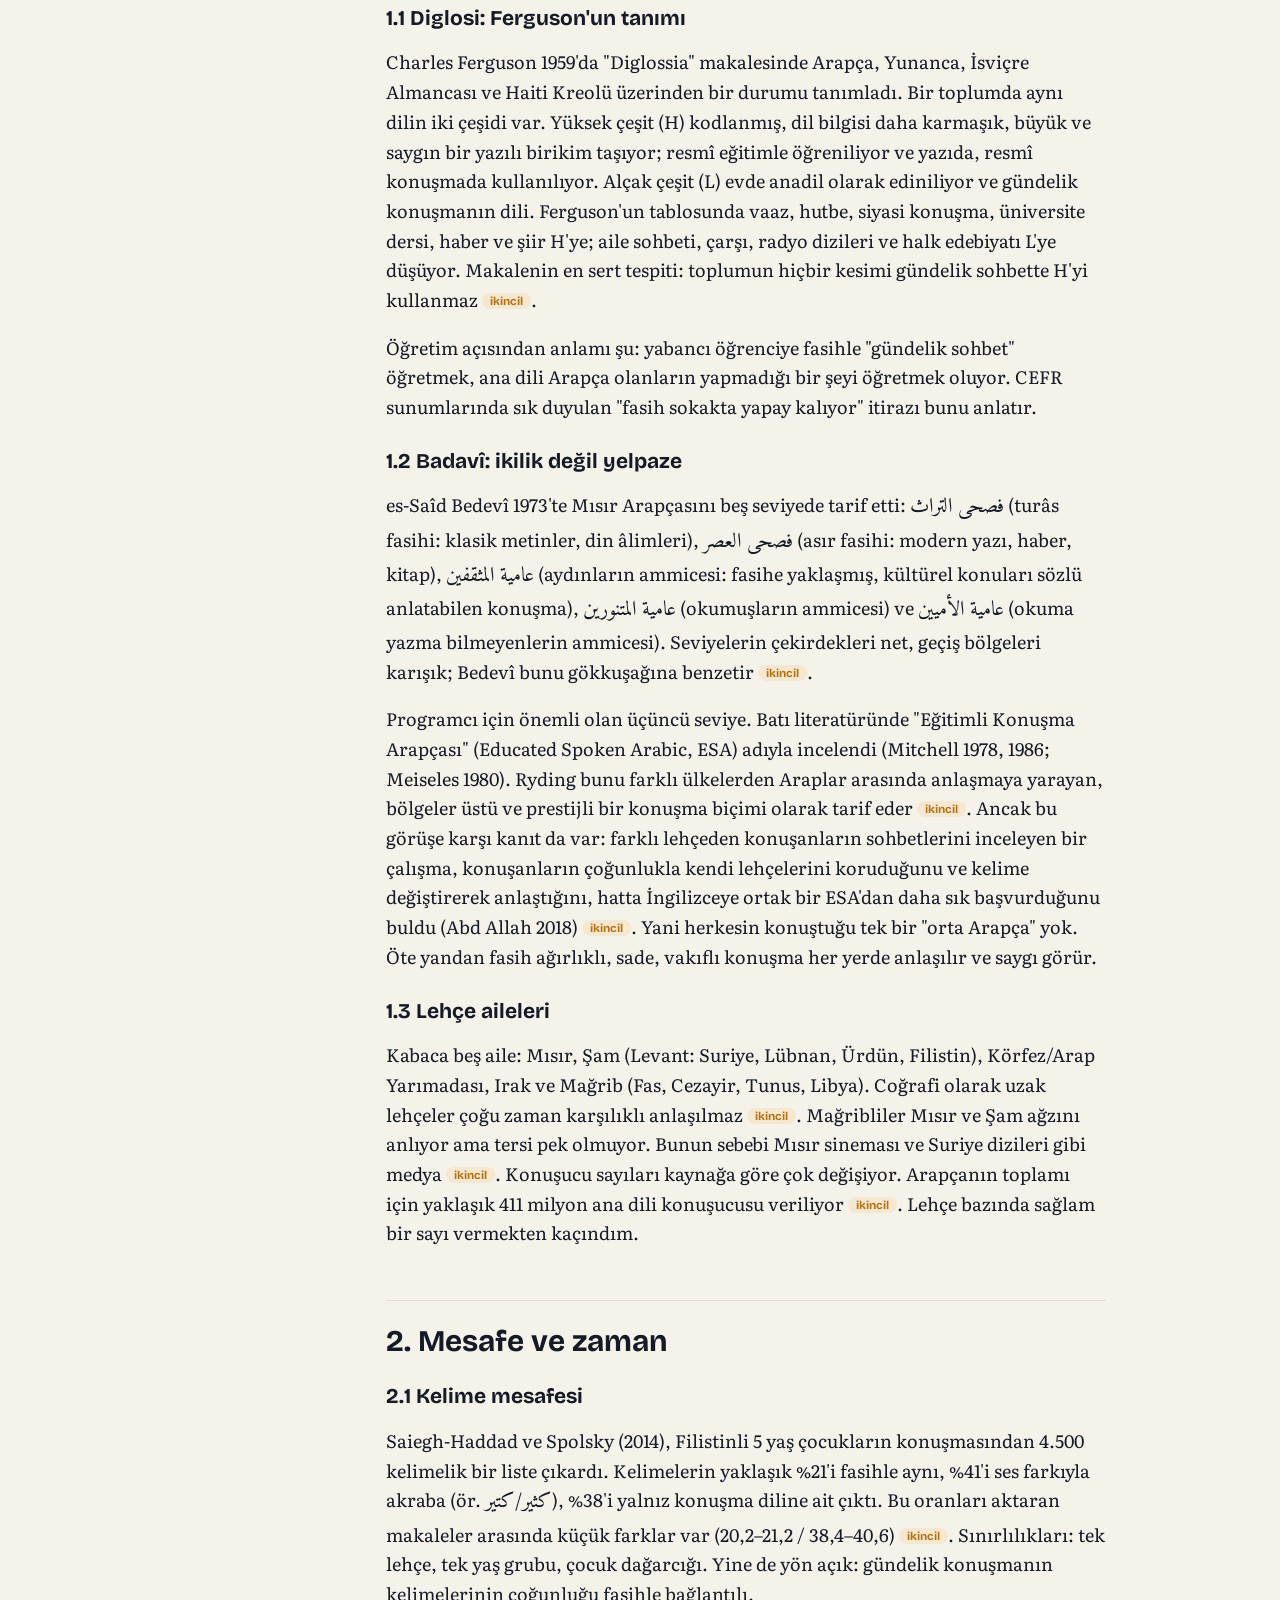
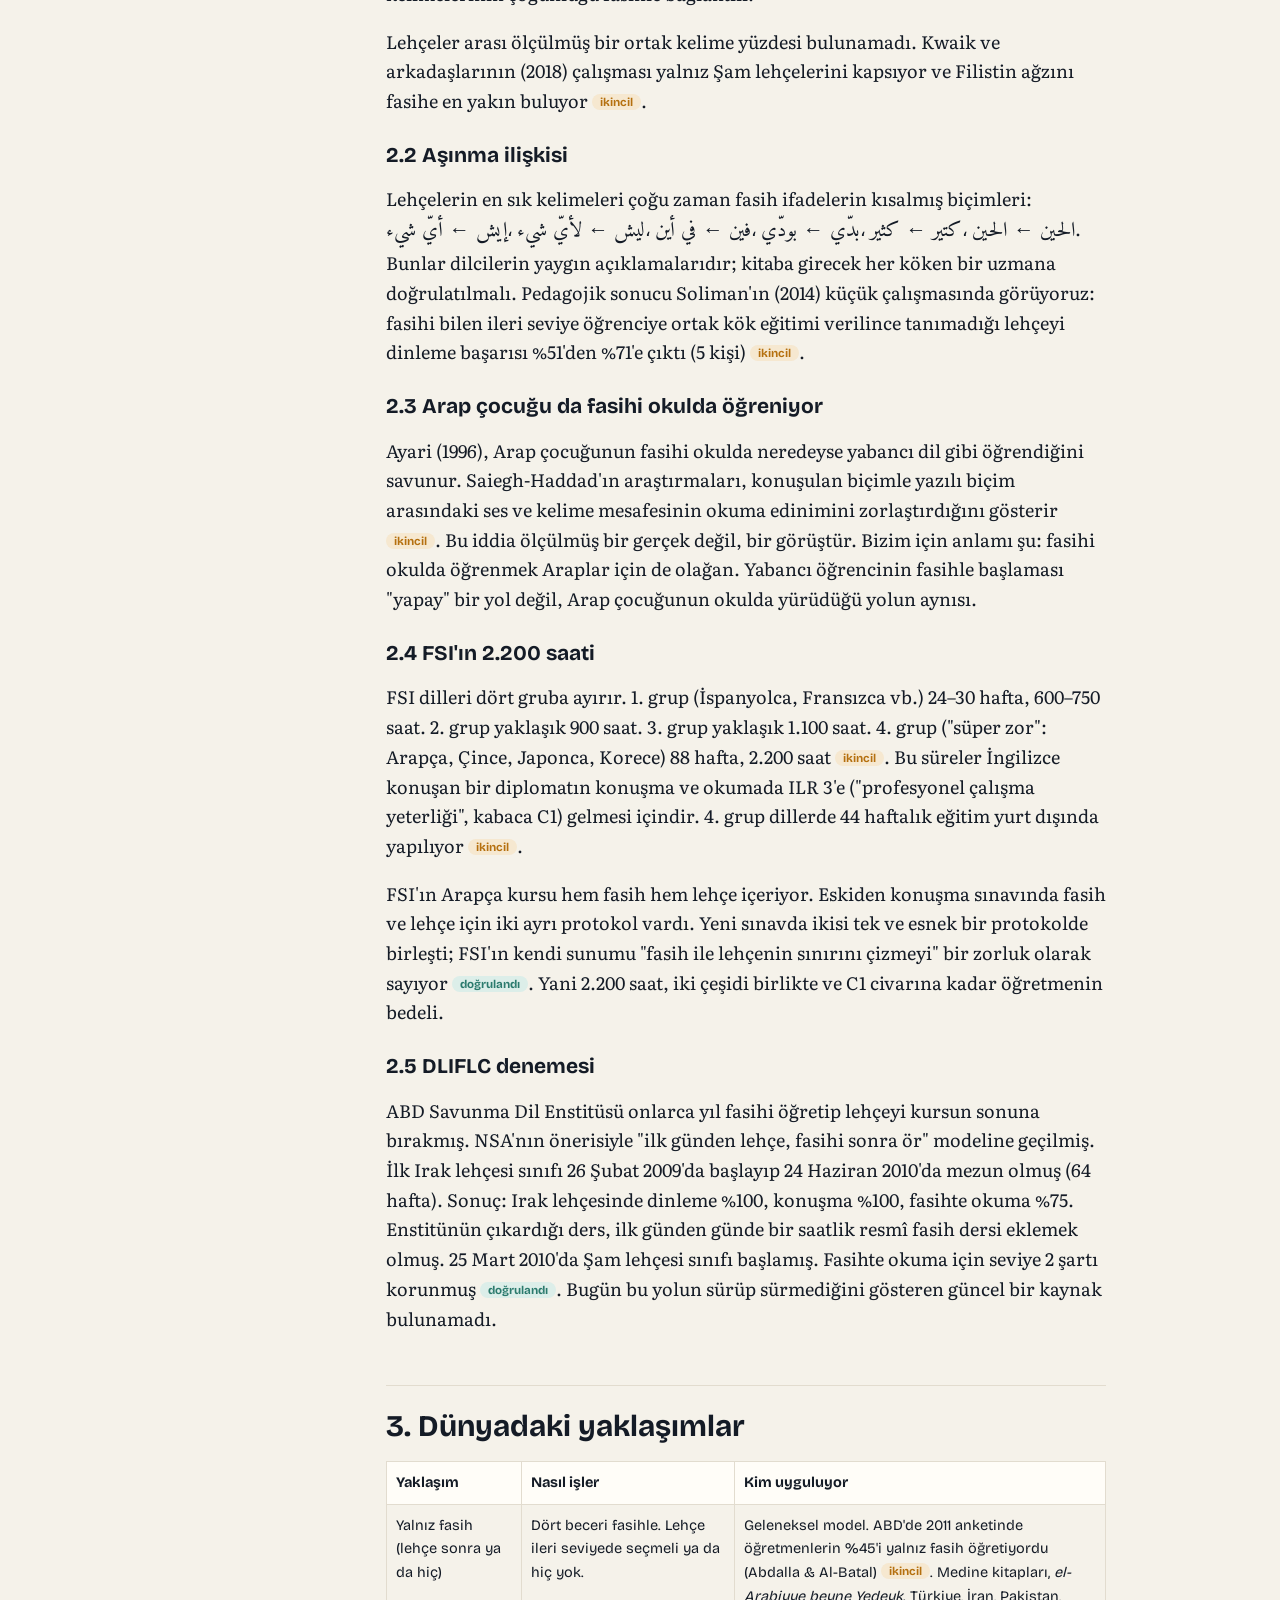
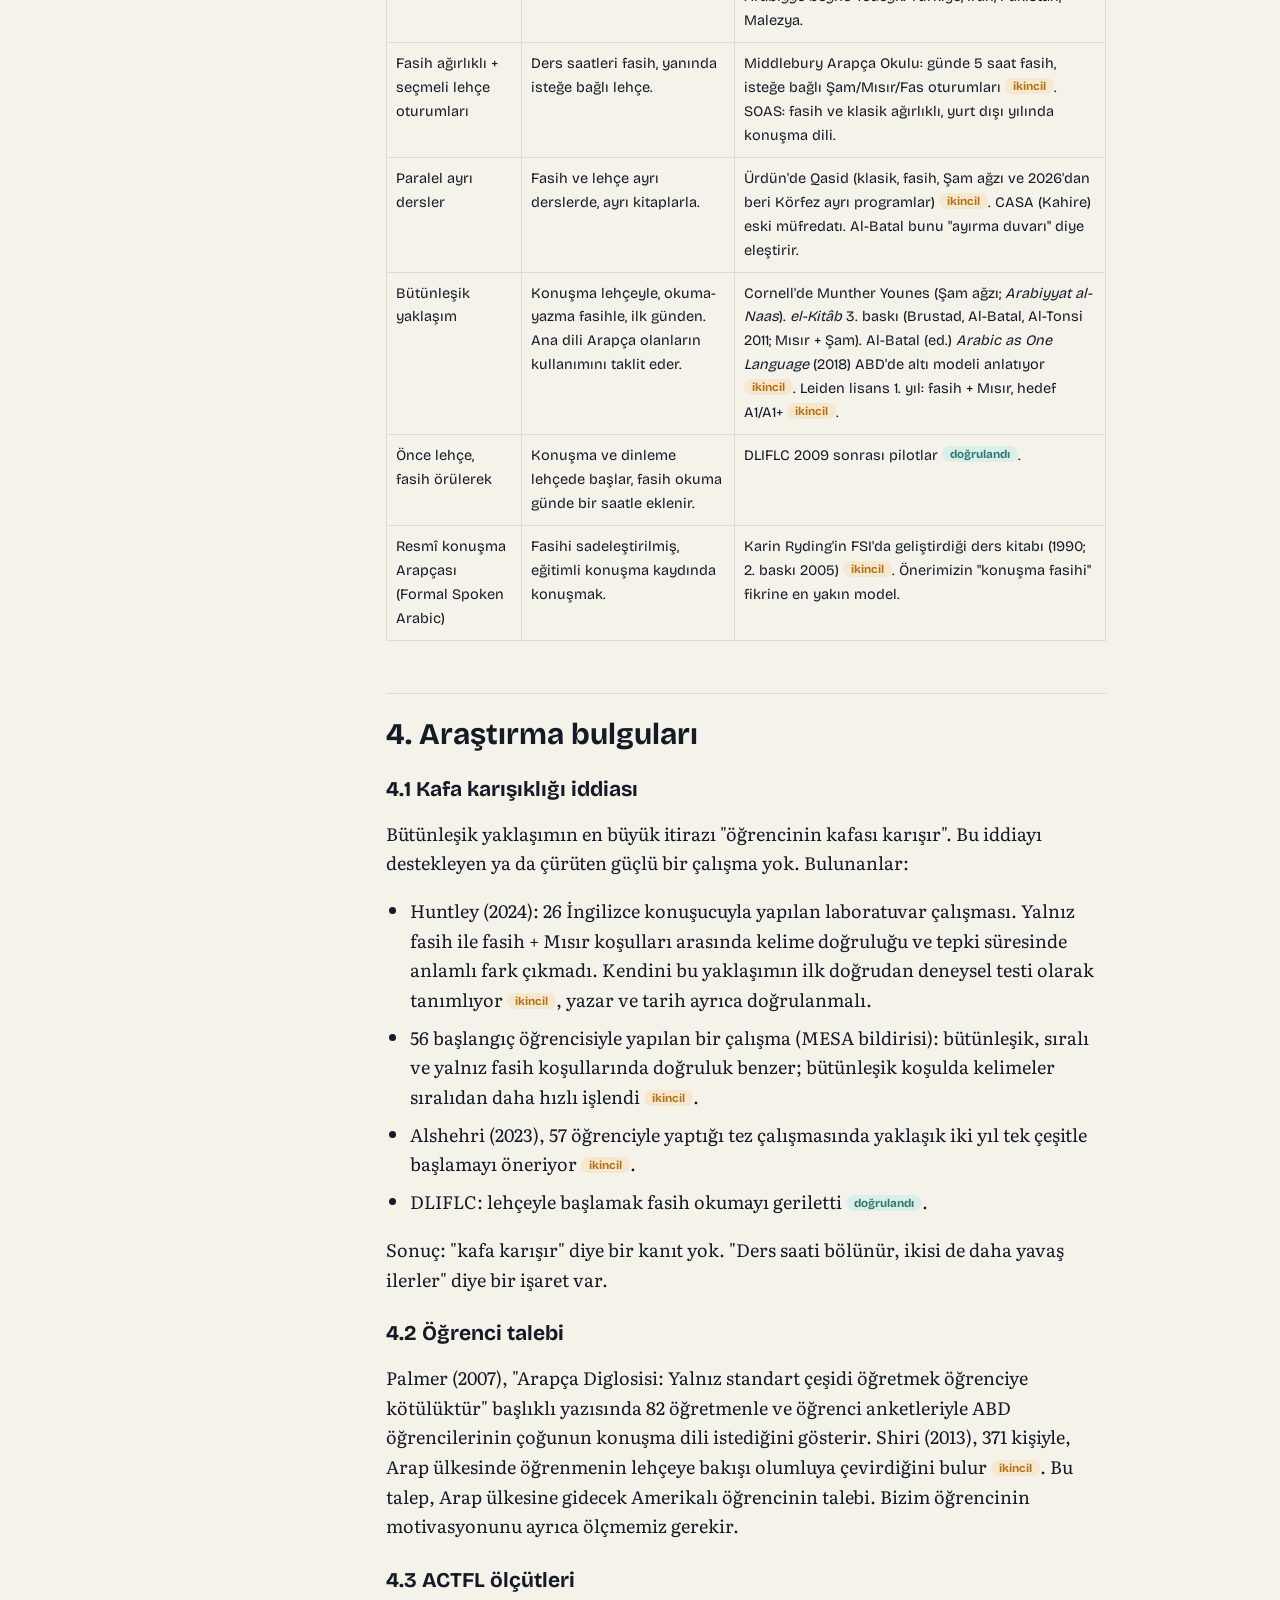
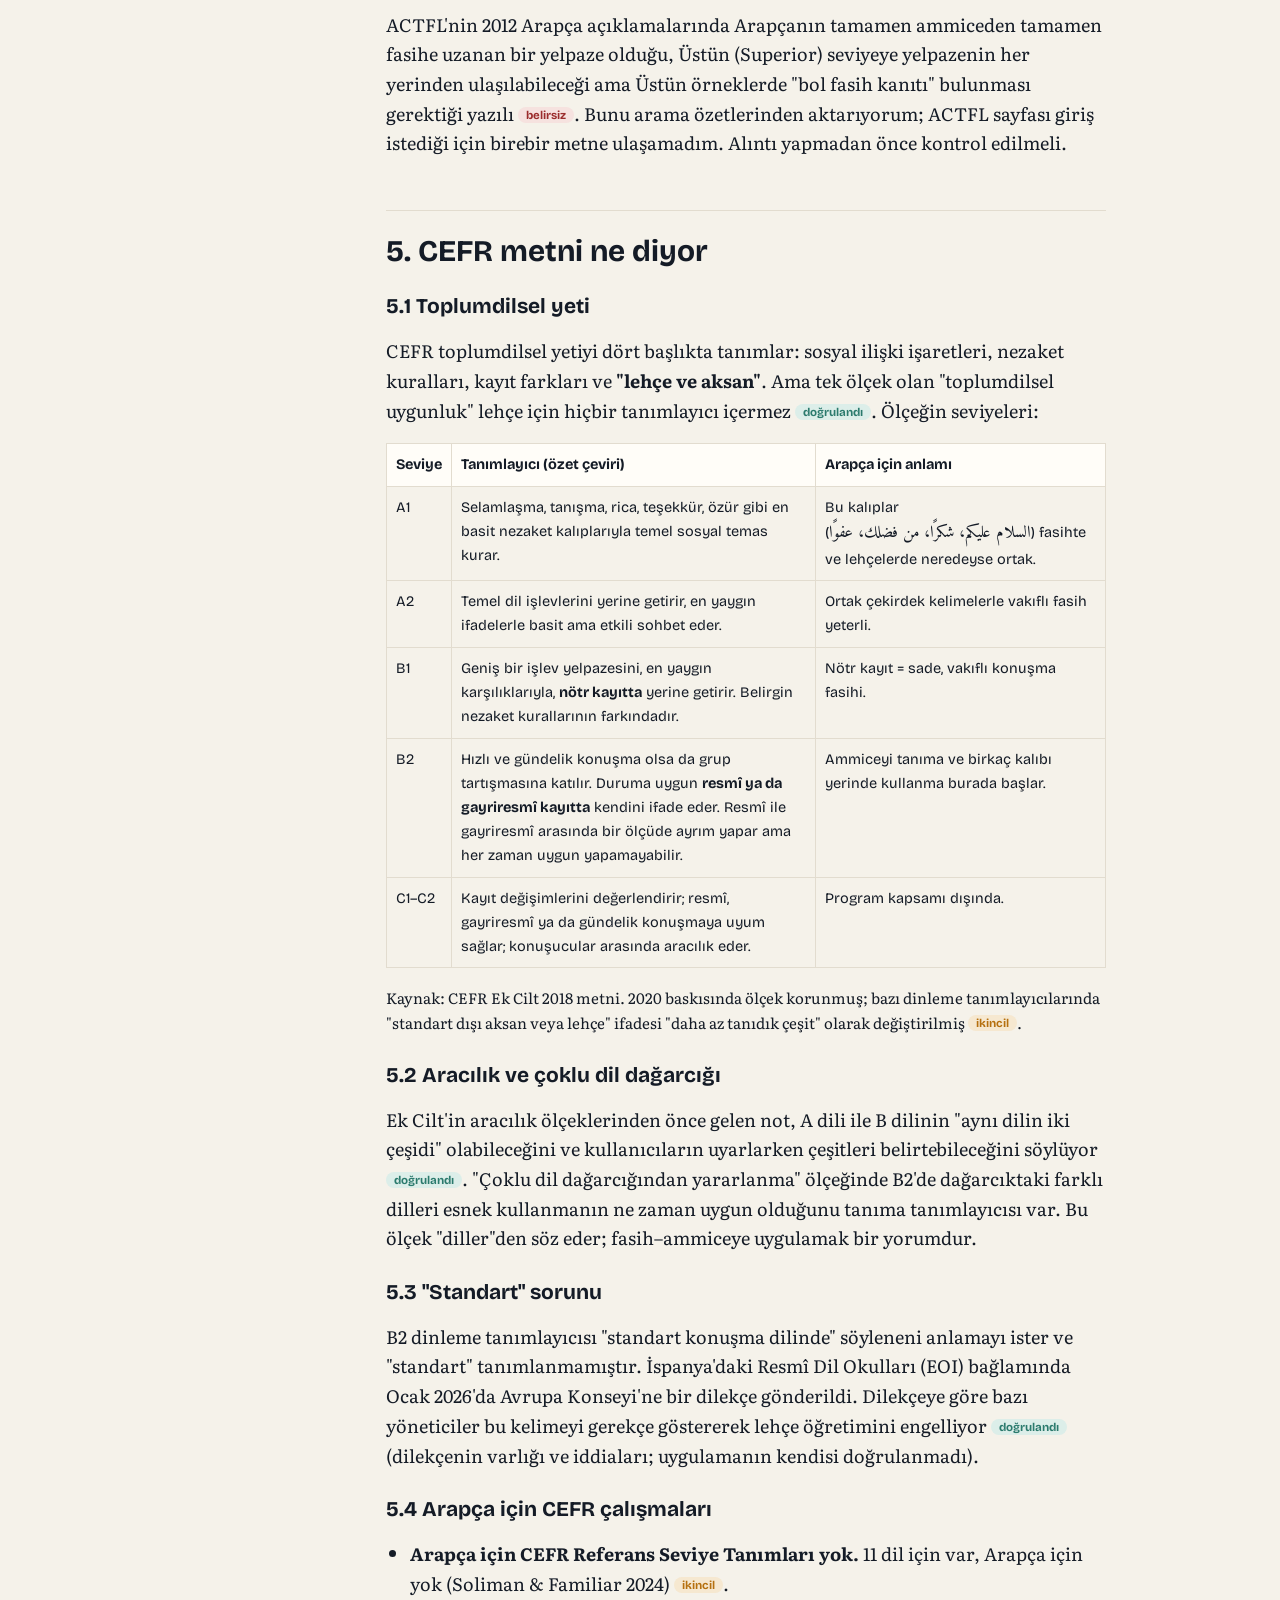
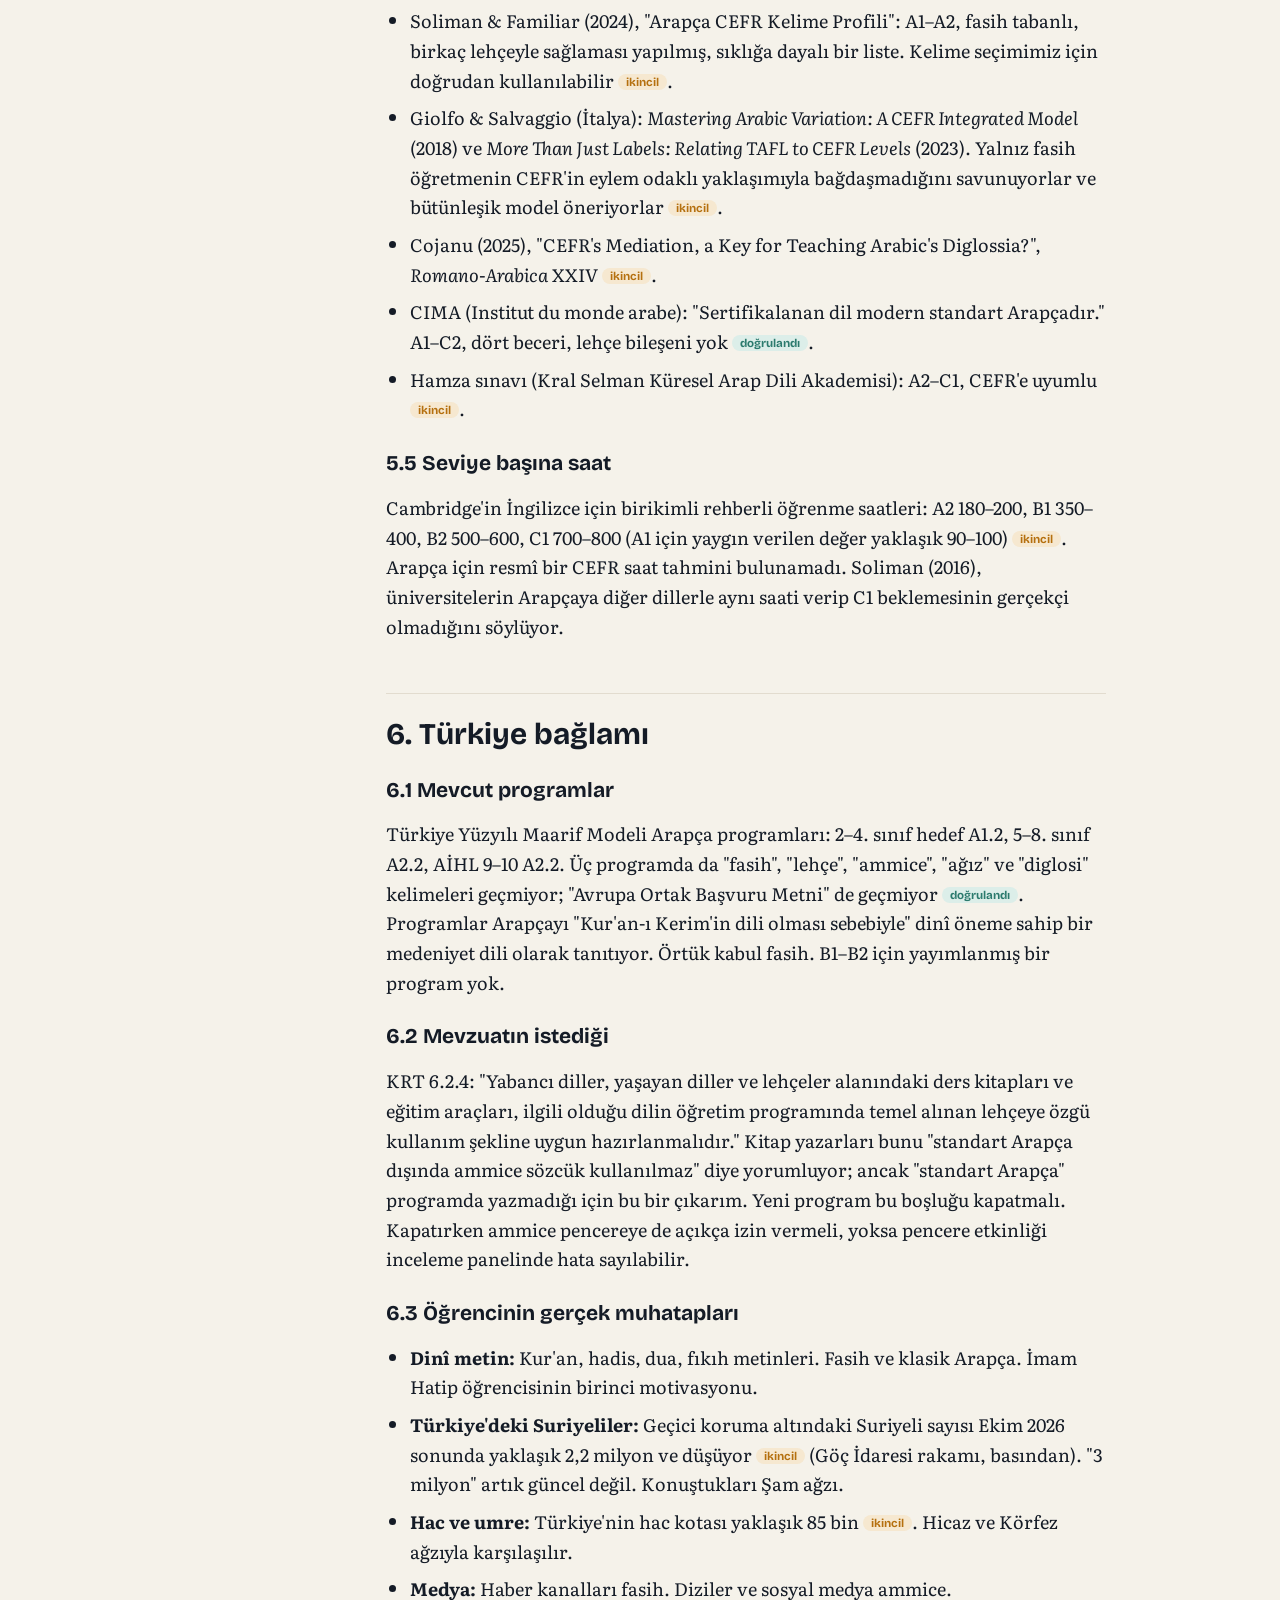
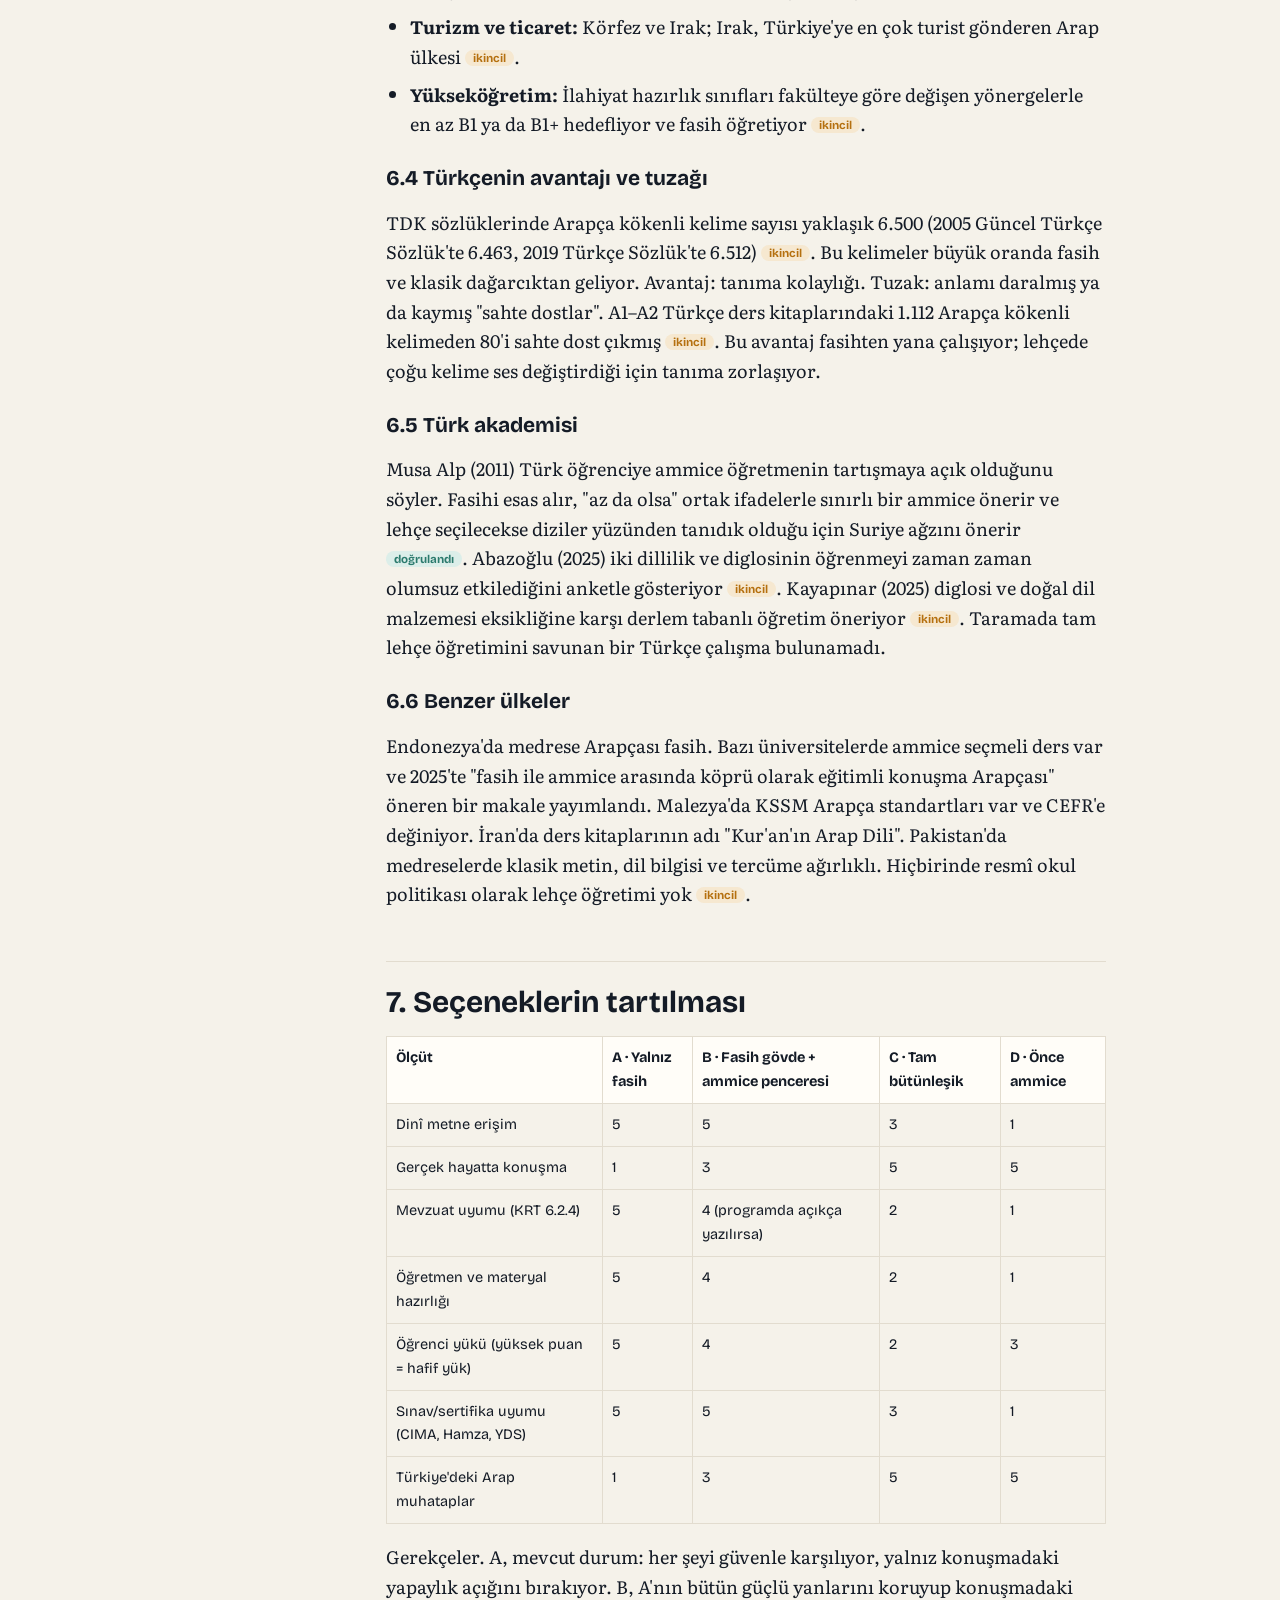
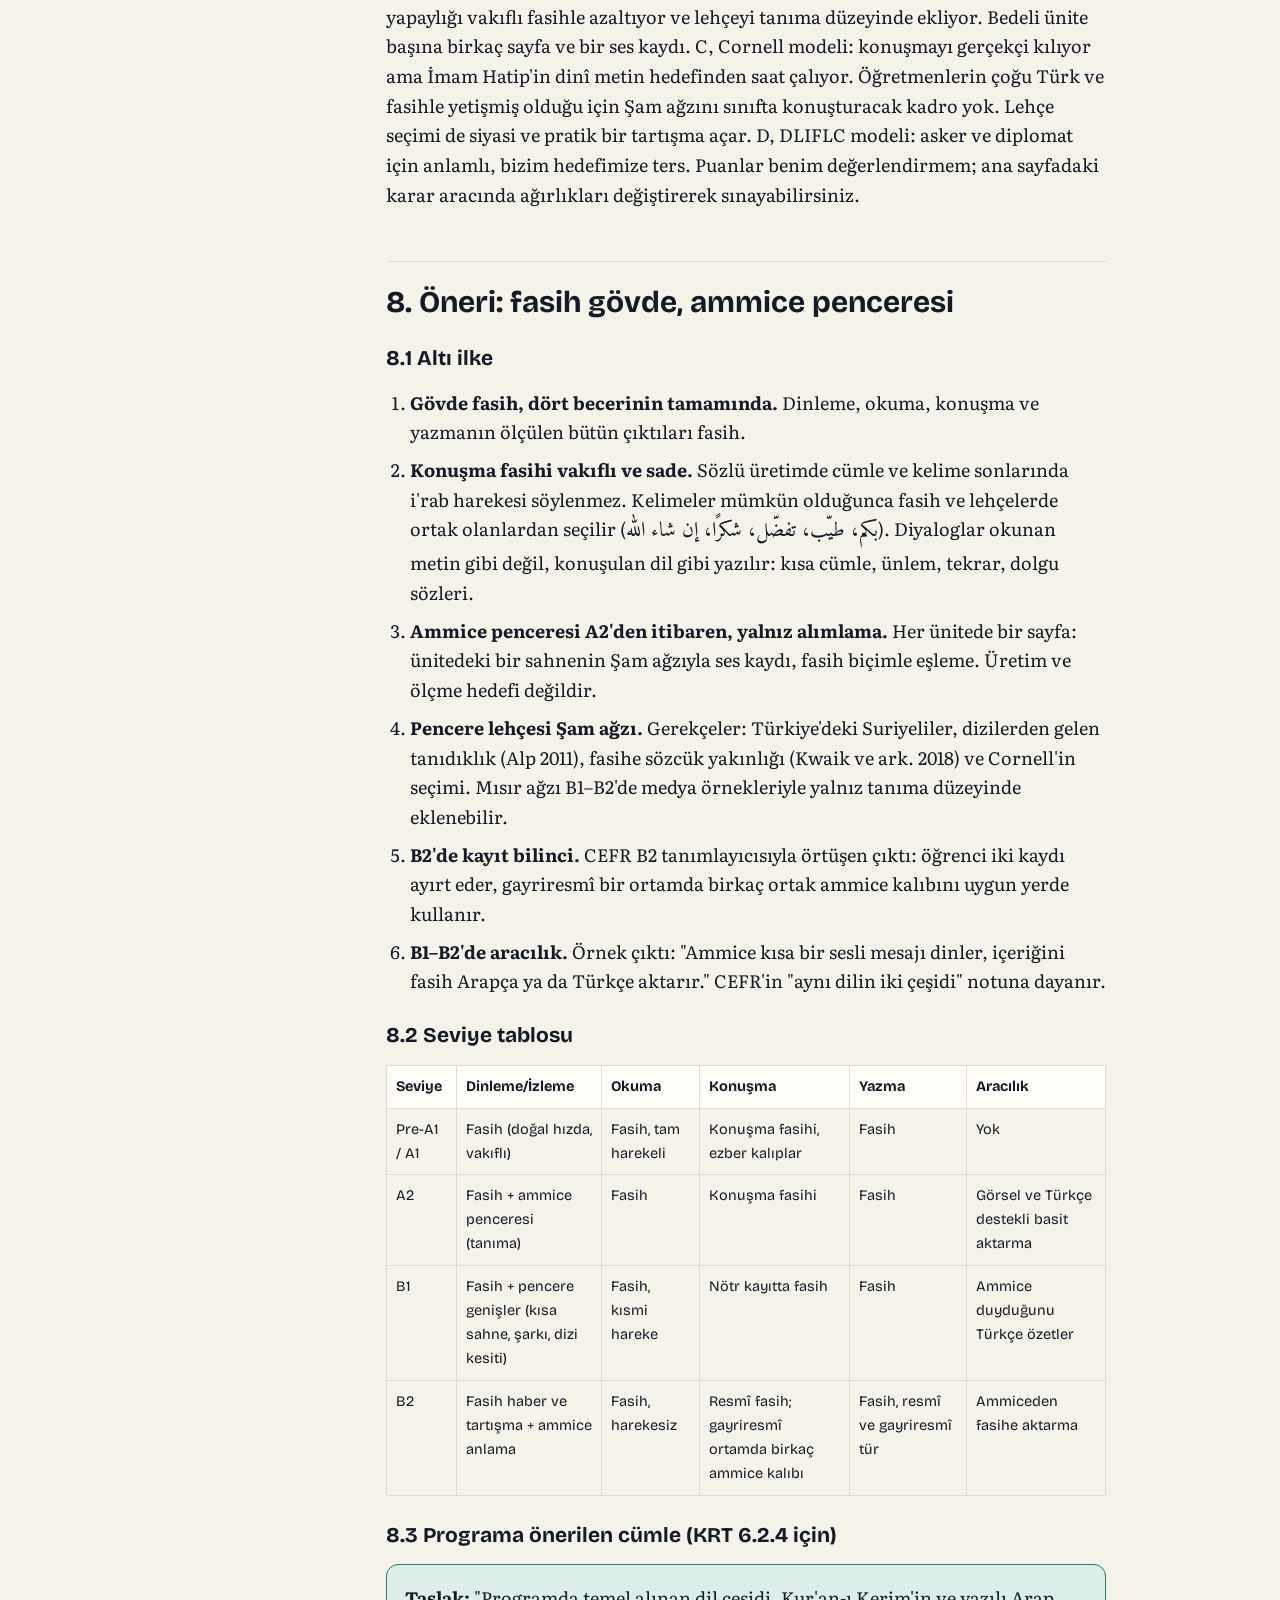
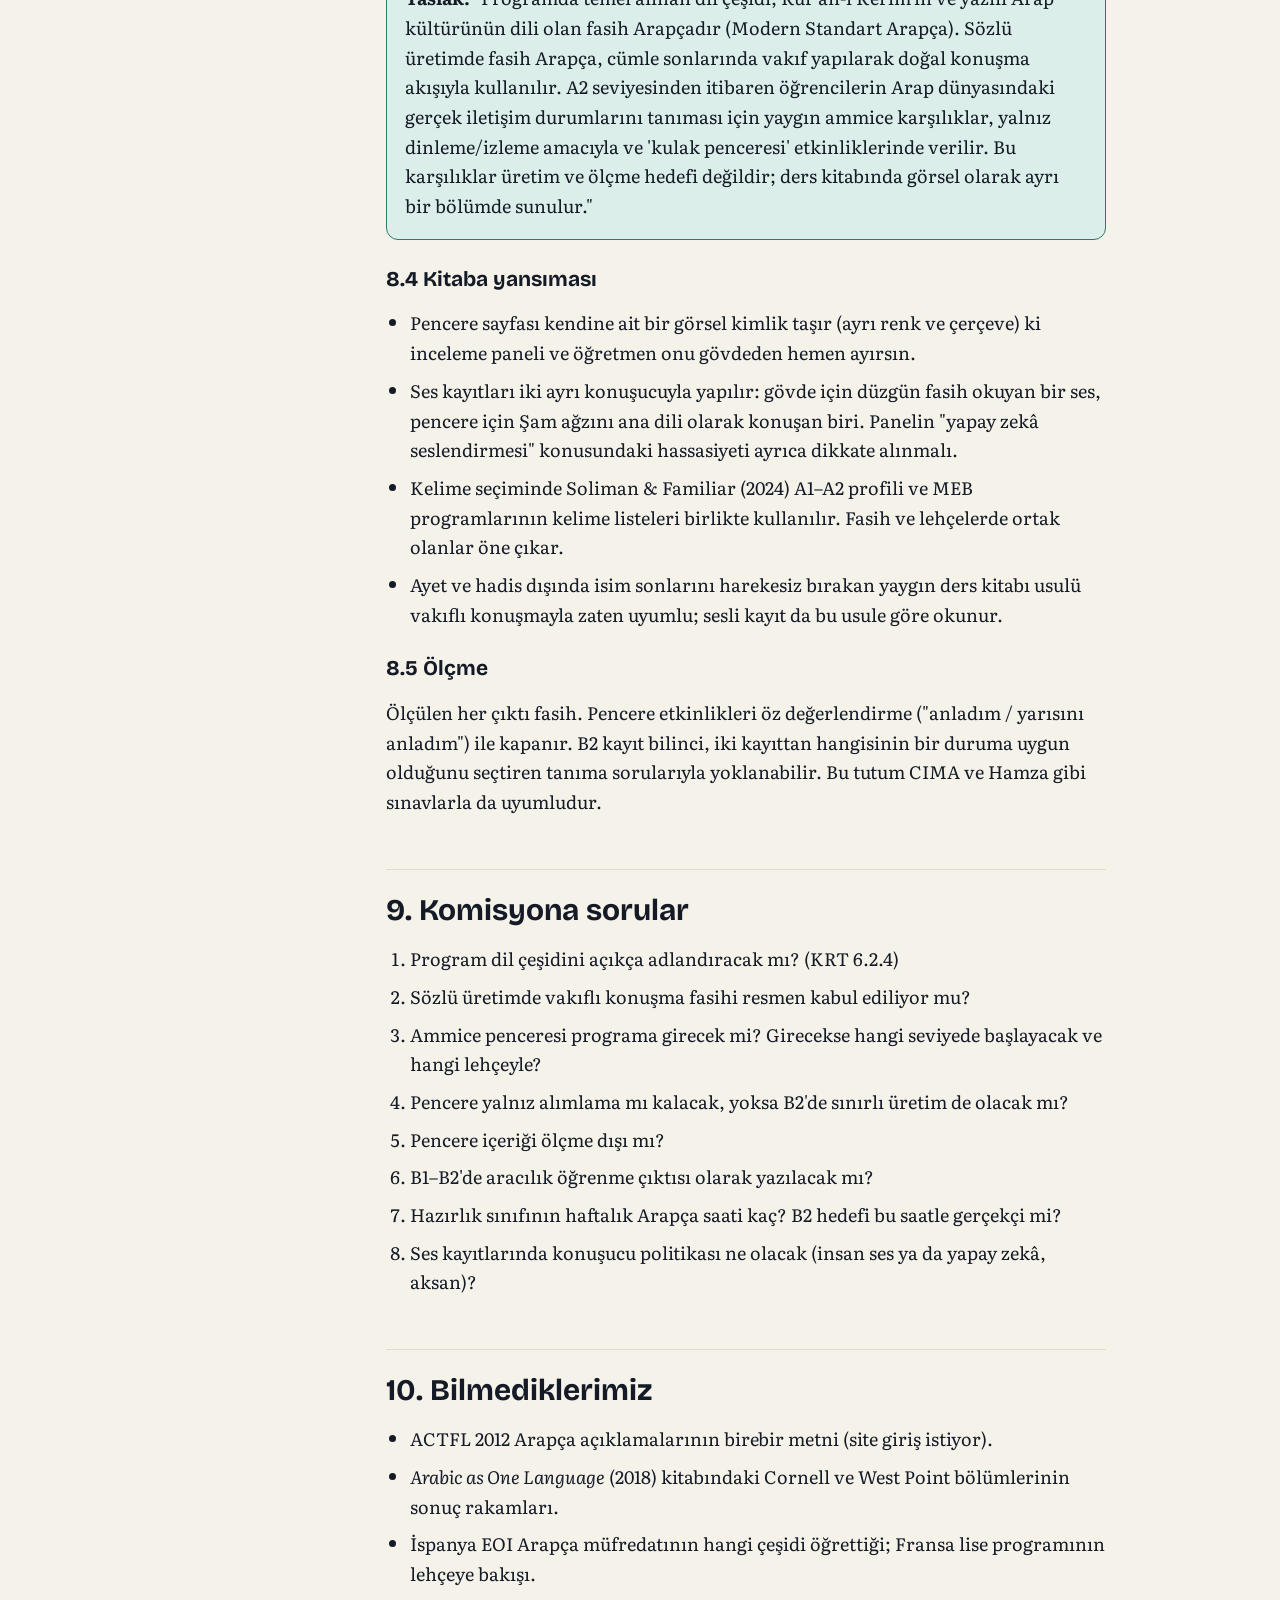
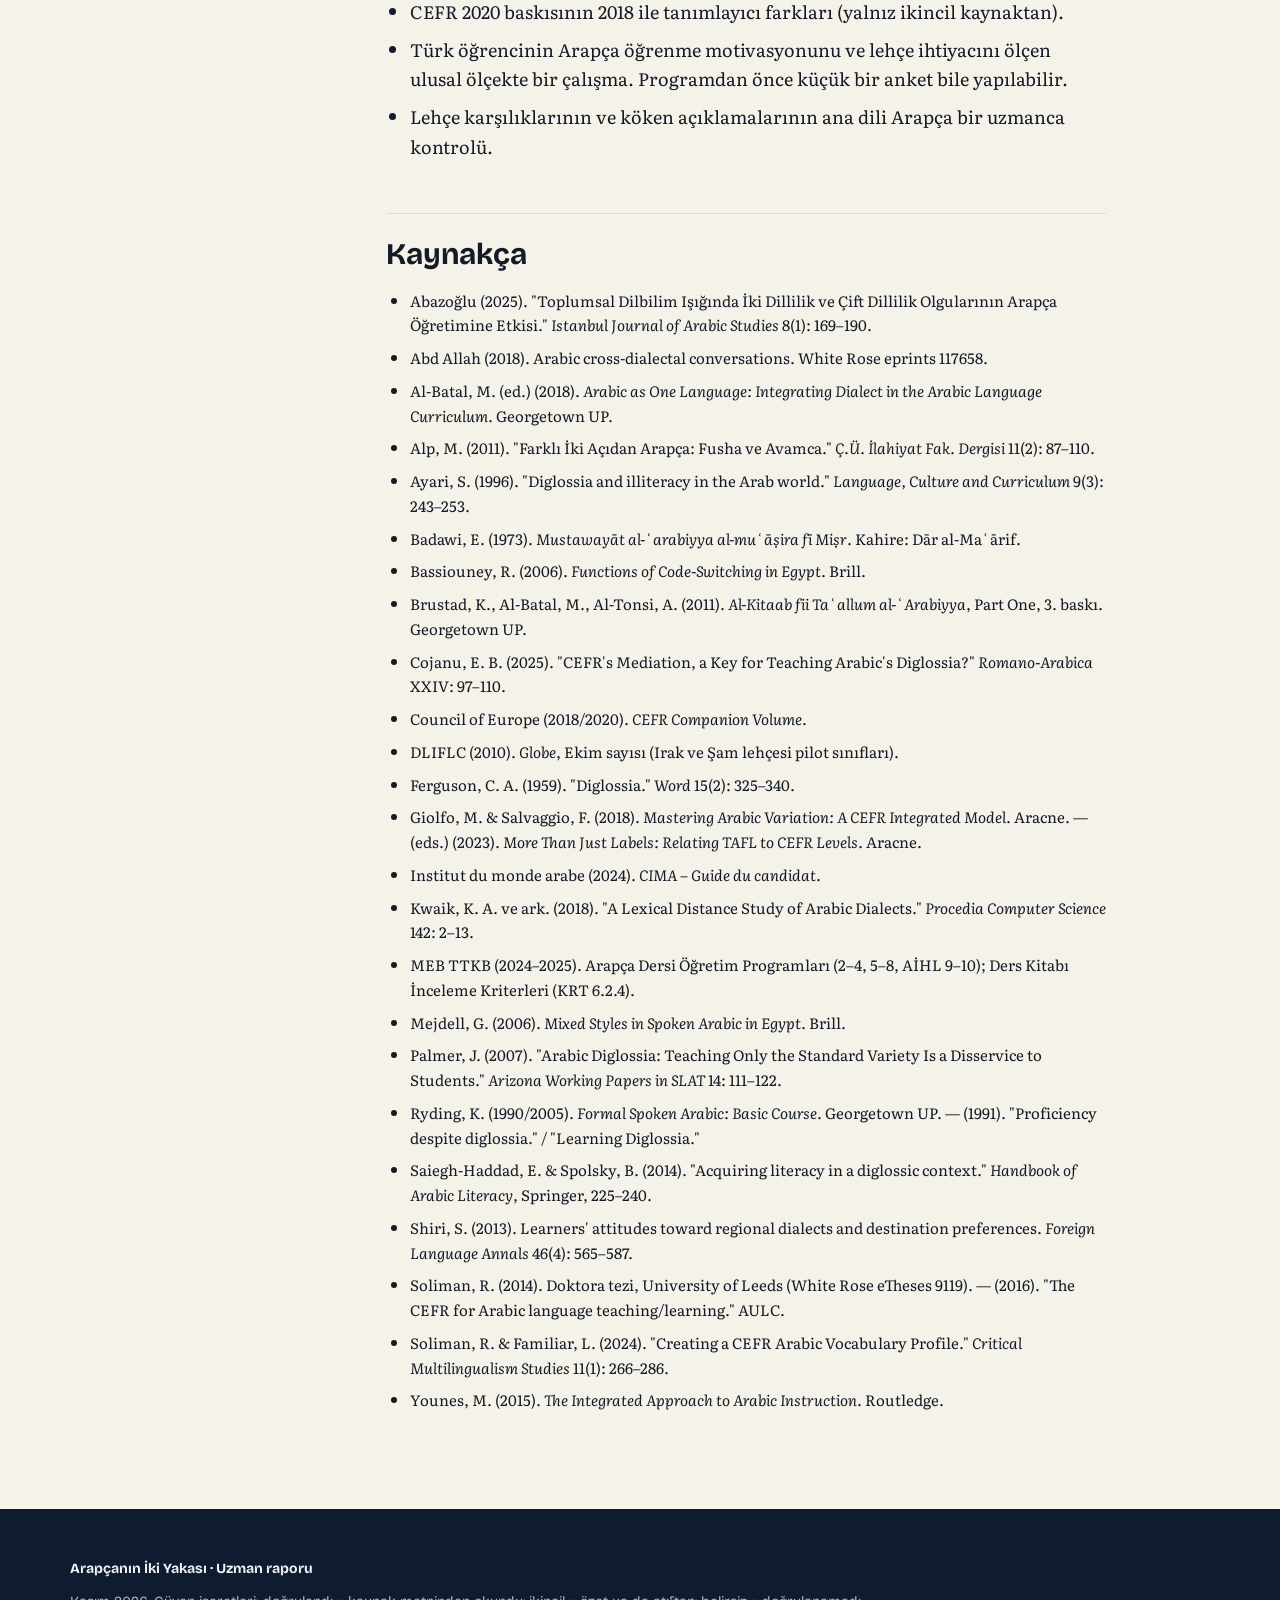
<file: rapor.html>
<!doctype html>
<html lang="tr">
<head>
<meta charset="utf-8">
<meta name="viewport" content="width=device-width,initial-scale=1,viewport-fit=cover">
<title>Uzman Raporu · Arapçanın İki Yakası</title>
<meta name="description" content="Fasih ile ammice arasında köprü: CEFR'e göre A1–B2 Arapça öğretiminde dil çeşidi sorunu, dünyadan çözümler, Türkiye bağlamı ve bir program önerisi.">
<meta property="og:title" content="Arapçanın İki Yakası">
<meta property="og:description" content="Fasih mi, ammice mi? CEFR'e göre Arapça öğretiminin temel meselesi; araştırma, grafikler ve bir program önerisi.">
<meta property="og:image" content="img/og.jpg">
<meta property="og:type" content="website">
<meta name="twitter:card" content="summary_large_image">
<meta name="theme-color" content="#0F1B2E">
<link rel="icon" href="data:image/svg+xml,%3Csvg xmlns='http://www.w3.org/2000/svg' viewBox='0 0 32 32'%3E%3Crect width='32' height='32' rx='8' fill='%230F1B2E'/%3E%3Crect x='6' y='13' width='20' height='6' rx='3' fill='%23D8932E'/%3E%3Crect x='6' y='13' width='10' height='6' rx='3' fill='%232F5A96'/%3E%3C/svg%3E">
<link rel="preconnect" href="https://fonts.googleapis.com"><link rel="preconnect" href="https://fonts.gstatic.com" crossorigin>
<link rel="stylesheet" href="https://fonts.googleapis.com/css2?family=Amiri:wght@400;700&family=Bricolage+Grotesque:opsz,wght@12..96,500;12..96,600;12..96,700;12..96,800&family=Literata:ital,opsz,wght@0,7..72,400;0,7..72,600;1,7..72,400&display=swap">
<link rel="stylesheet" href="styles.css">
<script>document.documentElement.classList.add('js')</script>
</head>
<body>
<header class="bar-top solid" id="top"><div class="wrap"><a class="logo" href="./"><i aria-hidden="true"></i>Arapçanın İki Yakası</a><nav class="navlinks"><a class="cta" href="./">← Etkileşimli anlatım</a></nav></div><div class="progress" id="progress"></div></header>
<div class="wrap rp-layout">
<nav class="toc" aria-label="Rapor içindekiler">
      <div class="eyebrow">İçindekiler</div>
      <a href="#r0">Yönetici özeti</a>
      <a href="#r1">1. Sorunun dilbilimi</a>
      <a href="#r2">2. Mesafe ve zaman</a>
      <a href="#r3">3. Dünyadaki yaklaşımlar</a>
      <a href="#r4">4. Araştırma bulguları</a>
      <a href="#r5">5. CEFR metni ne diyor</a>
      <a href="#r6">6. Türkiye bağlamı</a>
      <a href="#r7">7. Seçeneklerin tartılması</a>
      <a href="#r8">8. Öneri: fasih gövde, ammice penceresi</a>
      <a href="#r9">9. Komisyona sorular</a>
      <a href="#r10">10. Bilmediklerimiz</a>
      <a href="#r11">Kaynakça</a>
    </nav>
<article class="rp">
      <div class="eyebrow">Uzman raporu · 19 Kasım 2026</div>
      <h1 style="font-size:clamp(30px,4.5vw,44px);font-weight:800">Arapça öğretiminde fasih–ammice ikiliği ve CEFR: A1–B2 programı için kapsamlı rapor</h1>
      <p class="muted">Güven işaretleri: <span class="conf v">doğrulandı</span> kaynak metninden okundu · <span class="conf s">ikincil</span> özet, atıf ya da arama özetinden · <span class="conf u">belirsiz</span> doğrulanamadı.</p>

      <h2 id="r0">Yönetici özeti</h2>
      <ol>
        <li><b>Sorun gerçek ama yanlış kurulmuş.</b> "Fasih mi ammice mi?" ikilemi, CEFR'in "sokakta iletişim" demek olduğu varsayımından doğuyor. CEFR bir dil tarifi değil, bağlama göre uyarlanacak bir çerçeve. Hangi dil çeşidinin hedefleneceğini programa bırakıyor.</li>
        <li><b>CEFR'in kendi basamakları bizim lehimize.</b> Toplumdilsel uygunluk ölçeğinde B1'in beklentisi "nötr kayıt"; resmî ve gayriresmî kayıt arasında seçim ancak B2'de geliyor <span class="conf v">doğrulandı</span>. Arapçada nötr kayıt, vakıflı ve sade konuşulan fasihtir.</li>
        <li><b>Aracılık iki çeşit arasında olabilir.</b> CEFR Ek Cilt, aracılığın "aynı dilin iki çeşidi" arasında da olabileceğini açıkça yazıyor <span class="conf v">doğrulandı</span>. Ammiceyi dinleyip fasih ya da Türkçe aktarmak geçerli bir B1–B2 çıktısıdır.</li>
        <li><b>Mesafe sanıldığı kadar büyük değil.</b> Bir çalışmada Arap çocuğunun konuşma kelimelerinin yaklaşık %21'i fasihle aynı, %41'i akraba çıktı <span class="conf s">ikincil</span>. Lehçe kelimelerin çoğu fasihin aşınmış biçimi. Fasih, lehçelerin anahtarı.</li>
        <li><b>2.200 saat bizim rakamımız değil.</b> FSI tahmini, İngilizce konuşan yetişkinin ILR 3'e (≈C1) gelmesi içindir ve ülke içi yılı kapsar. Türk öğrencinin yazı ve kelime avantajı var. A1–B2 için gerçekçi hesap ayrıca yapılmalı.</li>
        <li><b>Dünyada tek doğru yok.</b> ABD'de bütünleşik yaklaşım (Cornell, <i>el-Kitâb</i>) yükseliyor. Sertifika sınavları (CIMA, Hamza) yalnız fasih soruyor. Endonezya, Malezya, İran ve Pakistan'da hedef fasih.</li>
        <li><b>İkisini birlikte öğretmek kafa karıştırmıyor ama saat yiyor.</b> Zararı gösteren çalışma yok. Tek büyük saha verisi (DLIFLC) lehçeyle başlayınca fasih okumanın gerilediğini gösteriyor.</li>
        <li><b>Türkiye'de karar mevzuat gereği zorunlu.</b> KRT 6.2.4 kitabın programda "temel alınan lehçe"ye uymasını istiyor, ama mevcut Arapça programları dil çeşidini adlandırmıyor <span class="conf v">doğrulandı</span>. Yeni program bunu açıkça yazmalı.</li>
        <li><b>Öneri:</b> Dört becerinin tamamında fasih gövde. Konuşmada vakıflı "konuşma fasihi". A2'den sonra ünite başına küçük bir alımlama penceresi (Şam ağzı). B2'de kayıt farkını tanıma ve birkaç kalıbı kullanma. B1–B2'de aracılık çıktıları.</li>
        <li><b>Bu öneri yaygın hareke usulüyle zaten uyumlu.</b> Ayet ve hadis dışında isim sonlarını harekesiz bırakmak, vakıflı konuşmanın yazıdaki karşılığıdır.</li>
      </ol>

      <h2 id="r1">1. Sorunun dilbilimi</h2>
      <h3>1.1 Diglosi: Ferguson'un tanımı</h3>
      <p>Charles Ferguson 1959'da "Diglossia" makalesinde Arapça, Yunanca, İsviçre Almancası ve Haiti Kreolü üzerinden bir durumu tanımladı. Bir toplumda aynı dilin iki çeşidi var. Yüksek çeşit (H) kodlanmış, dil bilgisi daha karmaşık, büyük ve saygın bir yazılı birikim taşıyor; resmî eğitimle öğreniliyor ve yazıda, resmî konuşmada kullanılıyor. Alçak çeşit (L) evde anadil olarak ediniliyor ve gündelik konuşmanın dili. Ferguson'un tablosunda vaaz, hutbe, siyasi konuşma, üniversite dersi, haber ve şiir H'ye; aile sohbeti, çarşı, radyo dizileri ve halk edebiyatı L'ye düşüyor. Makalenin en sert tespiti: toplumun hiçbir kesimi gündelik sohbette H'yi kullanmaz <span class="conf s">ikincil</span>.</p>
      <p>Öğretim açısından anlamı şu: yabancı öğrenciye fasihle "gündelik sohbet" öğretmek, ana dili Arapça olanların yapmadığı bir şeyi öğretmek oluyor. CEFR sunumlarında sık duyulan "fasih sokakta yapay kalıyor" itirazı bunu anlatır.</p>
      <h3>1.2 Badavî: ikilik değil yelpaze</h3>
      <p>es-Saîd Bedevî 1973'te Mısır Arapçasını beş seviyede tarif etti: <bdi class="ar">فصحى التراث</bdi> (turâs fasihi: klasik metinler, din âlimleri), <bdi class="ar">فصحى العصر</bdi> (asır fasihi: modern yazı, haber, kitap), <bdi class="ar">عامية المثقفين</bdi> (aydınların ammicesi: fasihe yaklaşmış, kültürel konuları sözlü anlatabilen konuşma), <bdi class="ar">عامية المتنورين</bdi> (okumuşların ammicesi) ve <bdi class="ar">عامية الأميين</bdi> (okuma yazma bilmeyenlerin ammicesi). Seviyelerin çekirdekleri net, geçiş bölgeleri karışık; Bedevî bunu gökkuşağına benzetir <span class="conf s">ikincil</span>.</p>
      <p>Programcı için önemli olan üçüncü seviye. Batı literatüründe "Eğitimli Konuşma Arapçası" (Educated Spoken Arabic, ESA) adıyla incelendi (Mitchell 1978, 1986; Meiseles 1980). Ryding bunu farklı ülkelerden Araplar arasında anlaşmaya yarayan, bölgeler üstü ve prestijli bir konuşma biçimi olarak tarif eder <span class="conf s">ikincil</span>. Ancak bu görüşe karşı kanıt da var: farklı lehçeden konuşanların sohbetlerini inceleyen bir çalışma, konuşanların çoğunlukla kendi lehçelerini koruduğunu ve kelime değiştirerek anlaştığını, hatta İngilizceye ortak bir ESA'dan daha sık başvurduğunu buldu (Abd Allah 2018) <span class="conf s">ikincil</span>. Yani herkesin konuştuğu tek bir "orta Arapça" yok. Öte yandan fasih ağırlıklı, sade, vakıflı konuşma her yerde anlaşılır ve saygı görür.</p>
      <h3>1.3 Lehçe aileleri</h3>
      <p>Kabaca beş aile: Mısır, Şam (Levant: Suriye, Lübnan, Ürdün, Filistin), Körfez/Arap Yarımadası, Irak ve Mağrib (Fas, Cezayir, Tunus, Libya). Coğrafi olarak uzak lehçeler çoğu zaman karşılıklı anlaşılmaz <span class="conf s">ikincil</span>. Mağribliler Mısır ve Şam ağzını anlıyor ama tersi pek olmuyor. Bunun sebebi Mısır sineması ve Suriye dizileri gibi medya <span class="conf s">ikincil</span>. Konuşucu sayıları kaynağa göre çok değişiyor. Arapçanın toplamı için yaklaşık 411 milyon ana dili konuşucusu veriliyor <span class="conf s">ikincil</span>. Lehçe bazında sağlam bir sayı vermekten kaçındım.</p>

      <h2 id="r2">2. Mesafe ve zaman</h2>
      <h3>2.1 Kelime mesafesi</h3>
      <p>Saiegh-Haddad ve Spolsky (2014), Filistinli 5 yaş çocukların konuşmasından 4.500 kelimelik bir liste çıkardı. Kelimelerin yaklaşık %21'i fasihle aynı, %41'i ses farkıyla akraba (ör. <bdi class="ar">كثير/كتير</bdi>), %38'i yalnız konuşma diline ait çıktı. Bu oranları aktaran makaleler arasında küçük farklar var (20,2–21,2 / 38,4–40,6) <span class="conf s">ikincil</span>. Sınırlılıkları: tek lehçe, tek yaş grubu, çocuk dağarcığı. Yine de yön açık: gündelik konuşmanın kelimelerinin çoğunluğu fasihle bağlantılı.</p>
      <p>Lehçeler arası ölçülmüş bir ortak kelime yüzdesi bulunamadı. Kwaik ve arkadaşlarının (2018) çalışması yalnız Şam lehçelerini kapsıyor ve Filistin ağzını fasihe en yakın buluyor <span class="conf s">ikincil</span>.</p>
      <h3>2.2 Aşınma ilişkisi</h3>
      <p>Lehçelerin en sık kelimeleri çoğu zaman fasih ifadelerin kısalmış biçimleri: <bdi class="ar">إيش ← أيّ شيء</bdi>، <bdi class="ar">ليش ← لأيّ شيء</bdi>، <bdi class="ar">فين ← في أين</bdi>، <bdi class="ar">بدّي ← بودّي</bdi>، <bdi class="ar">كتير ← كثير</bdi>، <bdi class="ar">الحين ← الحين</bdi>. Bunlar dilcilerin yaygın açıklamalarıdır; kitaba girecek her köken bir uzmana doğrulatılmalı. Pedagojik sonucu Soliman'ın (2014) küçük çalışmasında görüyoruz: fasihi bilen ileri seviye öğrenciye ortak kök eğitimi verilince tanımadığı lehçeyi dinleme başarısı %51'den %71'e çıktı (5 kişi) <span class="conf s">ikincil</span>.</p>
      <h3>2.3 Arap çocuğu da fasihi okulda öğreniyor</h3>
      <p>Ayari (1996), Arap çocuğunun fasihi okulda neredeyse yabancı dil gibi öğrendiğini savunur. Saiegh-Haddad'ın araştırmaları, konuşulan biçimle yazılı biçim arasındaki ses ve kelime mesafesinin okuma edinimini zorlaştırdığını gösterir <span class="conf s">ikincil</span>. Bu iddia ölçülmüş bir gerçek değil, bir görüştür. Bizim için anlamı şu: fasihi okulda öğrenmek Araplar için de olağan. Yabancı öğrencinin fasihle başlaması "yapay" bir yol değil, Arap çocuğunun okulda yürüdüğü yolun aynısı.</p>
      <h3>2.4 FSI'ın 2.200 saati</h3>
      <p>FSI dilleri dört gruba ayırır. 1. grup (İspanyolca, Fransızca vb.) 24–30 hafta, 600–750 saat. 2. grup yaklaşık 900 saat. 3. grup yaklaşık 1.100 saat. 4. grup ("süper zor": Arapça, Çince, Japonca, Korece) 88 hafta, 2.200 saat <span class="conf s">ikincil</span>. Bu süreler İngilizce konuşan bir diplomatın konuşma ve okumada ILR 3'e ("profesyonel çalışma yeterliği", kabaca C1) gelmesi içindir. 4. grup dillerde 44 haftalık eğitim yurt dışında yapılıyor <span class="conf s">ikincil</span>.</p>
      <p>FSI'ın Arapça kursu hem fasih hem lehçe içeriyor. Eskiden konuşma sınavında fasih ve lehçe için iki ayrı protokol vardı. Yeni sınavda ikisi tek ve esnek bir protokolde birleşti; FSI'ın kendi sunumu "fasih ile lehçenin sınırını çizmeyi" bir zorluk olarak sayıyor <span class="conf v">doğrulandı</span>. Yani 2.200 saat, iki çeşidi birlikte ve C1 civarına kadar öğretmenin bedeli.</p>
      <h3>2.5 DLIFLC denemesi</h3>
      <p>ABD Savunma Dil Enstitüsü onlarca yıl fasihi öğretip lehçeyi kursun sonuna bırakmış. NSA'nın önerisiyle "ilk günden lehçe, fasihi sonra ör" modeline geçilmiş. İlk Irak lehçesi sınıfı 26 Şubat 2009'da başlayıp 24 Haziran 2010'da mezun olmuş (64 hafta). Sonuç: Irak lehçesinde dinleme %100, konuşma %100, fasihte okuma %75. Enstitünün çıkardığı ders, ilk günden günde bir saatlik resmî fasih dersi eklemek olmuş. 25 Mart 2010'da Şam lehçesi sınıfı başlamış. Fasihte okuma için seviye 2 şartı korunmuş <span class="conf v">doğrulandı</span>. Bugün bu yolun sürüp sürmediğini gösteren güncel bir kaynak bulunamadı.</p>

      <h2 id="r3">3. Dünyadaki yaklaşımlar</h2>
      <div class="tbl"><table>
        <tr><th>Yaklaşım</th><th>Nasıl işler</th><th>Kim uyguluyor</th></tr>
        <tr><td>Yalnız fasih (lehçe sonra ya da hiç)</td><td>Dört beceri fasihle. Lehçe ileri seviyede seçmeli ya da hiç yok.</td><td>Geleneksel model. ABD'de 2011 anketinde öğretmenlerin %45'i yalnız fasih öğretiyordu (Abdalla &amp; Al-Batal) <span class="conf s">ikincil</span>. Medine kitapları, <i>el-Arabiyye beyne Yedeyk</i>. Türkiye, İran, Pakistan, Malezya.</td></tr>
        <tr><td>Fasih ağırlıklı + seçmeli lehçe oturumları</td><td>Ders saatleri fasih, yanında isteğe bağlı lehçe.</td><td>Middlebury Arapça Okulu: günde 5 saat fasih, isteğe bağlı Şam/Mısır/Fas oturumları <span class="conf s">ikincil</span>. SOAS: fasih ve klasik ağırlıklı, yurt dışı yılında konuşma dili.</td></tr>
        <tr><td>Paralel ayrı dersler</td><td>Fasih ve lehçe ayrı derslerde, ayrı kitaplarla.</td><td>Ürdün'de Qasid (klasik, fasih, Şam ağzı ve 2026'dan beri Körfez ayrı programlar) <span class="conf s">ikincil</span>. CASA (Kahire) eski müfredatı. Al-Batal bunu "ayırma duvarı" diye eleştirir.</td></tr>
        <tr><td>Bütünleşik yaklaşım</td><td>Konuşma lehçeyle, okuma-yazma fasihle, ilk günden. Ana dili Arapça olanların kullanımını taklit eder.</td><td>Cornell'de Munther Younes (Şam ağzı; <i>Arabiyyat al-Naas</i>). <i>el-Kitâb</i> 3. baskı (Brustad, Al-Batal, Al-Tonsi 2011; Mısır + Şam). Al-Batal (ed.) <i>Arabic as One Language</i> (2018) ABD'de altı modeli anlatıyor <span class="conf s">ikincil</span>. Leiden lisans 1. yıl: fasih + Mısır, hedef A1/A1+ <span class="conf s">ikincil</span>.</td></tr>
        <tr><td>Önce lehçe, fasih örülerek</td><td>Konuşma ve dinleme lehçede başlar, fasih okuma günde bir saatle eklenir.</td><td>DLIFLC 2009 sonrası pilotlar <span class="conf v">doğrulandı</span>.</td></tr>
        <tr><td>Resmî konuşma Arapçası (Formal Spoken Arabic)</td><td>Fasihi sadeleştirilmiş, eğitimli konuşma kaydında konuşmak.</td><td>Karin Ryding'in FSI'da geliştirdiği ders kitabı (1990; 2. baskı 2005) <span class="conf s">ikincil</span>. Önerimizin "konuşma fasihi" fikrine en yakın model.</td></tr>
      </table></div>

      <h2 id="r4">4. Araştırma bulguları</h2>
      <h3>4.1 Kafa karışıklığı iddiası</h3>
      <p>Bütünleşik yaklaşımın en büyük itirazı "öğrencinin kafası karışır". Bu iddiayı destekleyen ya da çürüten güçlü bir çalışma yok. Bulunanlar:</p>
      <ul>
        <li>Huntley (2024): 26 İngilizce konuşucuyla yapılan laboratuvar çalışması. Yalnız fasih ile fasih + Mısır koşulları arasında kelime doğruluğu ve tepki süresinde anlamlı fark çıkmadı. Kendini bu yaklaşımın ilk doğrudan deneysel testi olarak tanımlıyor <span class="conf s">ikincil</span>, yazar ve tarih ayrıca doğrulanmalı.</li>
        <li>56 başlangıç öğrencisiyle yapılan bir çalışma (MESA bildirisi): bütünleşik, sıralı ve yalnız fasih koşullarında doğruluk benzer; bütünleşik koşulda kelimeler sıralıdan daha hızlı işlendi <span class="conf s">ikincil</span>.</li>
        <li>Alshehri (2023), 57 öğrenciyle yaptığı tez çalışmasında yaklaşık iki yıl tek çeşitle başlamayı öneriyor <span class="conf s">ikincil</span>.</li>
        <li>DLIFLC: lehçeyle başlamak fasih okumayı geriletti <span class="conf v">doğrulandı</span>.</li>
      </ul>
      <p>Sonuç: "kafa karışır" diye bir kanıt yok. "Ders saati bölünür, ikisi de daha yavaş ilerler" diye bir işaret var.</p>
      <h3>4.2 Öğrenci talebi</h3>
      <p>Palmer (2007), "Arapça Diglosisi: Yalnız standart çeşidi öğretmek öğrenciye kötülüktür" başlıklı yazısında 82 öğretmenle ve öğrenci anketleriyle ABD öğrencilerinin çoğunun konuşma dili istediğini gösterir. Shiri (2013), 371 kişiyle, Arap ülkesinde öğrenmenin lehçeye bakışı olumluya çevirdiğini bulur <span class="conf s">ikincil</span>. Bu talep, Arap ülkesine gidecek Amerikalı öğrencinin talebi. Bizim öğrencinin motivasyonunu ayrıca ölçmemiz gerekir.</p>
      <h3>4.3 ACTFL ölçütleri</h3>
      <p>ACTFL'nin 2012 Arapça açıklamalarında Arapçanın tamamen ammiceden tamamen fasihe uzanan bir yelpaze olduğu, Üstün (Superior) seviyeye yelpazenin her yerinden ulaşılabileceği ama Üstün örneklerde "bol fasih kanıtı" bulunması gerektiği yazılı <span class="conf u">belirsiz</span>. Bunu arama özetlerinden aktarıyorum; ACTFL sayfası giriş istediği için birebir metne ulaşamadım. Alıntı yapmadan önce kontrol edilmeli.</p>

      <h2 id="r5">5. CEFR metni ne diyor</h2>
      <h3>5.1 Toplumdilsel yeti</h3>
      <p>CEFR toplumdilsel yetiyi dört başlıkta tanımlar: sosyal ilişki işaretleri, nezaket kuralları, kayıt farkları ve <b>"lehçe ve aksan"</b>. Ama tek ölçek olan "toplumdilsel uygunluk" lehçe için hiçbir tanımlayıcı içermez <span class="conf v">doğrulandı</span>. Ölçeğin seviyeleri:</p>
      <div class="tbl"><table>
        <tr><th>Seviye</th><th>Tanımlayıcı (özet çeviri)</th><th>Arapça için anlamı</th></tr>
        <tr><td>A1</td><td>Selamlaşma, tanışma, rica, teşekkür, özür gibi en basit nezaket kalıplarıyla temel sosyal temas kurar.</td><td>Bu kalıplar (<bdi class="ar">السلام عليكم، شكرًا، من فضلك، عفوًا</bdi>) fasihte ve lehçelerde neredeyse ortak.</td></tr>
        <tr><td>A2</td><td>Temel dil işlevlerini yerine getirir, en yaygın ifadelerle basit ama etkili sohbet eder.</td><td>Ortak çekirdek kelimelerle vakıflı fasih yeterli.</td></tr>
        <tr><td>B1</td><td>Geniş bir işlev yelpazesini, en yaygın karşılıklarıyla, <b>nötr kayıtta</b> yerine getirir. Belirgin nezaket kurallarının farkındadır.</td><td>Nötr kayıt = sade, vakıflı konuşma fasihi.</td></tr>
        <tr><td>B2</td><td>Hızlı ve gündelik konuşma olsa da grup tartışmasına katılır. Duruma uygun <b>resmî ya da gayriresmî kayıtta</b> kendini ifade eder. Resmî ile gayriresmî arasında bir ölçüde ayrım yapar ama her zaman uygun yapamayabilir.</td><td>Ammiceyi tanıma ve birkaç kalıbı yerinde kullanma burada başlar.</td></tr>
        <tr><td>C1–C2</td><td>Kayıt değişimlerini değerlendirir; resmî, gayriresmî ya da gündelik konuşmaya uyum sağlar; konuşucular arasında aracılık eder.</td><td>Program kapsamı dışında.</td></tr>
      </table></div>
      <p class="small">Kaynak: CEFR Ek Cilt 2018 metni. 2020 baskısında ölçek korunmuş; bazı dinleme tanımlayıcılarında "standart dışı aksan veya lehçe" ifadesi "daha az tanıdık çeşit" olarak değiştirilmiş <span class="conf s">ikincil</span>.</p>
      <h3>5.2 Aracılık ve çoklu dil dağarcığı</h3>
      <p>Ek Cilt'in aracılık ölçeklerinden önce gelen not, A dili ile B dilinin "aynı dilin iki çeşidi" olabileceğini ve kullanıcıların uyarlarken çeşitleri belirtebileceğini söylüyor <span class="conf v">doğrulandı</span>. "Çoklu dil dağarcığından yararlanma" ölçeğinde B2'de dağarcıktaki farklı dilleri esnek kullanmanın ne zaman uygun olduğunu tanıma tanımlayıcısı var. Bu ölçek "diller"den söz eder; fasih–ammiceye uygulamak bir yorumdur.</p>
      <h3>5.3 "Standart" sorunu</h3>
      <p>B2 dinleme tanımlayıcısı "standart konuşma dilinde" söyleneni anlamayı ister ve "standart" tanımlanmamıştır. İspanya'daki Resmî Dil Okulları (EOI) bağlamında Ocak 2026'da Avrupa Konseyi'ne bir dilekçe gönderildi. Dilekçeye göre bazı yöneticiler bu kelimeyi gerekçe göstererek lehçe öğretimini engelliyor <span class="conf v">doğrulandı</span> (dilekçenin varlığı ve iddiaları; uygulamanın kendisi doğrulanmadı).</p>
      <h3>5.4 Arapça için CEFR çalışmaları</h3>
      <ul>
        <li><b>Arapça için CEFR Referans Seviye Tanımları yok.</b> 11 dil için var, Arapça için yok (Soliman &amp; Familiar 2024) <span class="conf s">ikincil</span>.</li>
        <li>Soliman &amp; Familiar (2024), "Arapça CEFR Kelime Profili": A1–A2, fasih tabanlı, birkaç lehçeyle sağlaması yapılmış, sıklığa dayalı bir liste. Kelime seçimimiz için doğrudan kullanılabilir <span class="conf s">ikincil</span>.</li>
        <li>Giolfo &amp; Salvaggio (İtalya): <i>Mastering Arabic Variation: A CEFR Integrated Model</i> (2018) ve <i>More Than Just Labels: Relating TAFL to CEFR Levels</i> (2023). Yalnız fasih öğretmenin CEFR'in eylem odaklı yaklaşımıyla bağdaşmadığını savunuyorlar ve bütünleşik model öneriyorlar <span class="conf s">ikincil</span>.</li>
        <li>Cojanu (2025), "CEFR's Mediation, a Key for Teaching Arabic's Diglossia?", <i>Romano-Arabica</i> XXIV <span class="conf s">ikincil</span>.</li>
        <li>CIMA (Institut du monde arabe): "Sertifikalanan dil modern standart Arapçadır." A1–C2, dört beceri, lehçe bileşeni yok <span class="conf v">doğrulandı</span>.</li>
        <li>Hamza sınavı (Kral Selman Küresel Arap Dili Akademisi): A2–C1, CEFR'e uyumlu <span class="conf s">ikincil</span>.</li>
      </ul>
      <h3>5.5 Seviye başına saat</h3>
      <p>Cambridge'in İngilizce için birikimli rehberli öğrenme saatleri: A2 180–200, B1 350–400, B2 500–600, C1 700–800 (A1 için yaygın verilen değer yaklaşık 90–100) <span class="conf s">ikincil</span>. Arapça için resmî bir CEFR saat tahmini bulunamadı. Soliman (2016), üniversitelerin Arapçaya diğer dillerle aynı saati verip C1 beklemesinin gerçekçi olmadığını söylüyor.</p>

      <h2 id="r6">6. Türkiye bağlamı</h2>
      <h3>6.1 Mevcut programlar</h3>
      <p>Türkiye Yüzyılı Maarif Modeli Arapça programları: 2–4. sınıf hedef A1.2, 5–8. sınıf A2.2, AİHL 9–10 A2.2. Üç programda da "fasih", "lehçe", "ammice", "ağız" ve "diglosi" kelimeleri geçmiyor; "Avrupa Ortak Başvuru Metni" de geçmiyor <span class="conf v">doğrulandı</span>. Programlar Arapçayı "Kur'an-ı Kerim'in dili olması sebebiyle" dinî öneme sahip bir medeniyet dili olarak tanıtıyor. Örtük kabul fasih. B1–B2 için yayımlanmış bir program yok.</p>
      <h3>6.2 Mevzuatın istediği</h3>
      <p>KRT 6.2.4: "Yabancı diller, yaşayan diller ve lehçeler alanındaki ders kitapları ve eğitim araçları, ilgili olduğu dilin öğretim programında temel alınan lehçeye özgü kullanım şekline uygun hazırlanmalıdır." Kitap yazarları bunu "standart Arapça dışında ammice sözcük kullanılmaz" diye yorumluyor; ancak "standart Arapça" programda yazmadığı için bu bir çıkarım. Yeni program bu boşluğu kapatmalı. Kapatırken ammice pencereye de açıkça izin vermeli, yoksa pencere etkinliği inceleme panelinde hata sayılabilir.</p>
      <h3>6.3 Öğrencinin gerçek muhatapları</h3>
      <ul>
        <li><b>Dinî metin:</b> Kur'an, hadis, dua, fıkıh metinleri. Fasih ve klasik Arapça. İmam Hatip öğrencisinin birinci motivasyonu.</li>
        <li><b>Türkiye'deki Suriyeliler:</b> Geçici koruma altındaki Suriyeli sayısı Ekim 2026 sonunda yaklaşık 2,2 milyon ve düşüyor <span class="conf s">ikincil</span> (Göç İdaresi rakamı, basından). "3 milyon" artık güncel değil. Konuştukları Şam ağzı.</li>
        <li><b>Hac ve umre:</b> Türkiye'nin hac kotası yaklaşık 85 bin <span class="conf s">ikincil</span>. Hicaz ve Körfez ağzıyla karşılaşılır.</li>
        <li><b>Medya:</b> Haber kanalları fasih. Diziler ve sosyal medya ammice.</li>
        <li><b>Turizm ve ticaret:</b> Körfez ve Irak; Irak, Türkiye'ye en çok turist gönderen Arap ülkesi <span class="conf s">ikincil</span>.</li>
        <li><b>Yükseköğretim:</b> İlahiyat hazırlık sınıfları fakülteye göre değişen yönergelerle en az B1 ya da B1+ hedefliyor ve fasih öğretiyor <span class="conf s">ikincil</span>.</li>
      </ul>
      <h3>6.4 Türkçenin avantajı ve tuzağı</h3>
      <p>TDK sözlüklerinde Arapça kökenli kelime sayısı yaklaşık 6.500 (2005 Güncel Türkçe Sözlük'te 6.463, 2019 Türkçe Sözlük'te 6.512) <span class="conf s">ikincil</span>. Bu kelimeler büyük oranda fasih ve klasik dağarcıktan geliyor. Avantaj: tanıma kolaylığı. Tuzak: anlamı daralmış ya da kaymış "sahte dostlar". A1–A2 Türkçe ders kitaplarındaki 1.112 Arapça kökenli kelimeden 80'i sahte dost çıkmış <span class="conf s">ikincil</span>. Bu avantaj fasihten yana çalışıyor; lehçede çoğu kelime ses değiştirdiği için tanıma zorlaşıyor.</p>
      <h3>6.5 Türk akademisi</h3>
      <p>Musa Alp (2011) Türk öğrenciye ammice öğretmenin tartışmaya açık olduğunu söyler. Fasihi esas alır, "az da olsa" ortak ifadelerle sınırlı bir ammice önerir ve lehçe seçilecekse diziler yüzünden tanıdık olduğu için Suriye ağzını önerir <span class="conf v">doğrulandı</span>. Abazoğlu (2025) iki dillilik ve diglosinin öğrenmeyi zaman zaman olumsuz etkilediğini anketle gösteriyor <span class="conf s">ikincil</span>. Kayapınar (2025) diglosi ve doğal dil malzemesi eksikliğine karşı derlem tabanlı öğretim öneriyor <span class="conf s">ikincil</span>. Taramada tam lehçe öğretimini savunan bir Türkçe çalışma bulunamadı.</p>
      <h3>6.6 Benzer ülkeler</h3>
      <p>Endonezya'da medrese Arapçası fasih. Bazı üniversitelerde ammice seçmeli ders var ve 2025'te "fasih ile ammice arasında köprü olarak eğitimli konuşma Arapçası" öneren bir makale yayımlandı. Malezya'da KSSM Arapça standartları var ve CEFR'e değiniyor. İran'da ders kitaplarının adı "Kur'an'ın Arap Dili". Pakistan'da medreselerde klasik metin, dil bilgisi ve tercüme ağırlıklı. Hiçbirinde resmî okul politikası olarak lehçe öğretimi yok <span class="conf s">ikincil</span>.</p>

      <h2 id="r7">7. Seçeneklerin tartılması</h2>
      <div class="tbl"><table>
        <tr><th>Ölçüt</th><th>A · Yalnız fasih</th><th>B · Fasih gövde + ammice penceresi</th><th>C · Tam bütünleşik</th><th>D · Önce ammice</th></tr>
        <tr><td>Dinî metne erişim</td><td>5</td><td>5</td><td>3</td><td>1</td></tr>
        <tr><td>Gerçek hayatta konuşma</td><td>1</td><td>3</td><td>5</td><td>5</td></tr>
        <tr><td>Mevzuat uyumu (KRT 6.2.4)</td><td>5</td><td>4 (programda açıkça yazılırsa)</td><td>2</td><td>1</td></tr>
        <tr><td>Öğretmen ve materyal hazırlığı</td><td>5</td><td>4</td><td>2</td><td>1</td></tr>
        <tr><td>Öğrenci yükü (yüksek puan = hafif yük)</td><td>5</td><td>4</td><td>2</td><td>3</td></tr>
        <tr><td>Sınav/sertifika uyumu (CIMA, Hamza, YDS)</td><td>5</td><td>5</td><td>3</td><td>1</td></tr>
        <tr><td>Türkiye'deki Arap muhataplar</td><td>1</td><td>3</td><td>5</td><td>5</td></tr>
      </table></div>
      <p>Gerekçeler. A, mevcut durum: her şeyi güvenle karşılıyor, yalnız konuşmadaki yapaylık açığını bırakıyor. B, A'nın bütün güçlü yanlarını koruyup konuşmadaki yapaylığı vakıflı fasihle azaltıyor ve lehçeyi tanıma düzeyinde ekliyor. Bedeli ünite başına birkaç sayfa ve bir ses kaydı. C, Cornell modeli: konuşmayı gerçekçi kılıyor ama İmam Hatip'in dinî metin hedefinden saat çalıyor. Öğretmenlerin çoğu Türk ve fasihle yetişmiş olduğu için Şam ağzını sınıfta konuşturacak kadro yok. Lehçe seçimi de siyasi ve pratik bir tartışma açar. D, DLIFLC modeli: asker ve diplomat için anlamlı, bizim hedefimize ters. Puanlar benim değerlendirmem; ana sayfadaki karar aracında ağırlıkları değiştirerek sınayabilirsiniz.</p>

      <h2 id="r8">8. Öneri: fasih gövde, ammice penceresi</h2>
      <h3>8.1 Altı ilke</h3>
      <ol>
        <li><b>Gövde fasih, dört becerinin tamamında.</b> Dinleme, okuma, konuşma ve yazmanın ölçülen bütün çıktıları fasih.</li>
        <li><b>Konuşma fasihi vakıflı ve sade.</b> Sözlü üretimde cümle ve kelime sonlarında i'rab harekesi söylenmez. Kelimeler mümkün olduğunca fasih ve lehçelerde ortak olanlardan seçilir (<bdi class="ar">بكم، طيّب، تفضّل، شكرًا، إن شاء الله</bdi>). Diyaloglar okunan metin gibi değil, konuşulan dil gibi yazılır: kısa cümle, ünlem, tekrar, dolgu sözleri.</li>
        <li><b>Ammice penceresi A2'den itibaren, yalnız alımlama.</b> Her ünitede bir sayfa: ünitedeki bir sahnenin Şam ağzıyla ses kaydı, fasih biçimle eşleme. Üretim ve ölçme hedefi değildir.</li>
        <li><b>Pencere lehçesi Şam ağzı.</b> Gerekçeler: Türkiye'deki Suriyeliler, dizilerden gelen tanıdıklık (Alp 2011), fasihe sözcük yakınlığı (Kwaik ve ark. 2018) ve Cornell'in seçimi. Mısır ağzı B1–B2'de medya örnekleriyle yalnız tanıma düzeyinde eklenebilir.</li>
        <li><b>B2'de kayıt bilinci.</b> CEFR B2 tanımlayıcısıyla örtüşen çıktı: öğrenci iki kaydı ayırt eder, gayriresmî bir ortamda birkaç ortak ammice kalıbını uygun yerde kullanır.</li>
        <li><b>B1–B2'de aracılık.</b> Örnek çıktı: "Ammice kısa bir sesli mesajı dinler, içeriğini fasih Arapça ya da Türkçe aktarır." CEFR'in "aynı dilin iki çeşidi" notuna dayanır.</li>
      </ol>
      <h3>8.2 Seviye tablosu</h3>
      <div class="tbl"><table>
        <tr><th>Seviye</th><th>Dinleme/İzleme</th><th>Okuma</th><th>Konuşma</th><th>Yazma</th><th>Aracılık</th></tr>
        <tr><td>Pre-A1 / A1</td><td>Fasih (doğal hızda, vakıflı)</td><td>Fasih, tam harekeli</td><td>Konuşma fasihi, ezber kalıplar</td><td>Fasih</td><td>Yok</td></tr>
        <tr><td>A2</td><td>Fasih + ammice penceresi (tanıma)</td><td>Fasih</td><td>Konuşma fasihi</td><td>Fasih</td><td>Görsel ve Türkçe destekli basit aktarma</td></tr>
        <tr><td>B1</td><td>Fasih + pencere genişler (kısa sahne, şarkı, dizi kesiti)</td><td>Fasih, kısmi hareke</td><td>Nötr kayıtta fasih</td><td>Fasih</td><td>Ammice duyduğunu Türkçe özetler</td></tr>
        <tr><td>B2</td><td>Fasih haber ve tartışma + ammice anlama</td><td>Fasih, harekesiz</td><td>Resmî fasih; gayriresmî ortamda birkaç ammice kalıbı</td><td>Fasih, resmî ve gayriresmî tür</td><td>Ammiceden fasihe aktarma</td></tr>
      </table></div>
      <h3>8.3 Programa önerilen cümle (KRT 6.2.4 için)</h3>
      <div class="box draft">
        <p><b>Taslak:</b> "Programda temel alınan dil çeşidi, Kur'an-ı Kerim'in ve yazılı Arap kültürünün dili olan fasih Arapçadır (Modern Standart Arapça). Sözlü üretimde fasih Arapça, cümle sonlarında vakıf yapılarak doğal konuşma akışıyla kullanılır. A2 seviyesinden itibaren öğrencilerin Arap dünyasındaki gerçek iletişim durumlarını tanıması için yaygın ammice karşılıklar, yalnız dinleme/izleme amacıyla ve 'kulak penceresi' etkinliklerinde verilir. Bu karşılıklar üretim ve ölçme hedefi değildir; ders kitabında görsel olarak ayrı bir bölümde sunulur."</p>
      </div>
      <h3>8.4 Kitaba yansıması</h3>
      <ul>
        <li>Pencere sayfası kendine ait bir görsel kimlik taşır (ayrı renk ve çerçeve) ki inceleme paneli ve öğretmen onu gövdeden hemen ayırsın.</li>
        <li>Ses kayıtları iki ayrı konuşucuyla yapılır: gövde için düzgün fasih okuyan bir ses, pencere için Şam ağzını ana dili olarak konuşan biri. Panelin "yapay zekâ seslendirmesi" konusundaki hassasiyeti ayrıca dikkate alınmalı.</li>
        <li>Kelime seçiminde Soliman &amp; Familiar (2024) A1–A2 profili ve MEB programlarının kelime listeleri birlikte kullanılır. Fasih ve lehçelerde ortak olanlar öne çıkar.</li>
        <li>Ayet ve hadis dışında isim sonlarını harekesiz bırakan yaygın ders kitabı usulü vakıflı konuşmayla zaten uyumlu; sesli kayıt da bu usule göre okunur.</li>
      </ul>
      <h3>8.5 Ölçme</h3>
      <p>Ölçülen her çıktı fasih. Pencere etkinlikleri öz değerlendirme ("anladım / yarısını anladım") ile kapanır. B2 kayıt bilinci, iki kayıttan hangisinin bir duruma uygun olduğunu seçtiren tanıma sorularıyla yoklanabilir. Bu tutum CIMA ve Hamza gibi sınavlarla da uyumludur.</p>

      <h2 id="r9">9. Komisyona sorular</h2>
      <ol>
        <li>Program dil çeşidini açıkça adlandıracak mı? (KRT 6.2.4)</li>
        <li>Sözlü üretimde vakıflı konuşma fasihi resmen kabul ediliyor mu?</li>
        <li>Ammice penceresi programa girecek mi? Girecekse hangi seviyede başlayacak ve hangi lehçeyle?</li>
        <li>Pencere yalnız alımlama mı kalacak, yoksa B2'de sınırlı üretim de olacak mı?</li>
        <li>Pencere içeriği ölçme dışı mı?</li>
        <li>B1–B2'de aracılık öğrenme çıktısı olarak yazılacak mı?</li>
        <li>Hazırlık sınıfının haftalık Arapça saati kaç? B2 hedefi bu saatle gerçekçi mi?</li>
        <li>Ses kayıtlarında konuşucu politikası ne olacak (insan ses ya da yapay zekâ, aksan)?</li>
      </ol>

      <h2 id="r10">10. Bilmediklerimiz</h2>
      <ul>
        <li>ACTFL 2012 Arapça açıklamalarının birebir metni (site giriş istiyor).</li>
        <li><i>Arabic as One Language</i> (2018) kitabındaki Cornell ve West Point bölümlerinin sonuç rakamları.</li>
        <li>İspanya EOI Arapça müfredatının hangi çeşidi öğrettiği; Fransa lise programının lehçeye bakışı.</li>
        <li>CEFR 2020 baskısının 2018 ile tanımlayıcı farkları (yalnız ikincil kaynaktan).</li>
        <li>Türk öğrencinin Arapça öğrenme motivasyonunu ve lehçe ihtiyacını ölçen ulusal ölçekte bir çalışma. Programdan önce küçük bir anket bile yapılabilir.</li>
        <li>Lehçe karşılıklarının ve köken açıklamalarının ana dili Arapça bir uzmanca kontrolü.</li>
      </ul>

      <h2 id="r11">Kaynakça</h2>
      <ul class="small">
        <li>Abazoğlu (2025). "Toplumsal Dilbilim Işığında İki Dillilik ve Çift Dillilik Olgularının Arapça Öğretimine Etkisi." <i>Istanbul Journal of Arabic Studies</i> 8(1): 169–190.</li>
        <li>Abd Allah (2018). Arabic cross-dialectal conversations. White Rose eprints 117658.</li>
        <li>Al-Batal, M. (ed.) (2018). <i>Arabic as One Language: Integrating Dialect in the Arabic Language Curriculum</i>. Georgetown UP.</li>
        <li>Alp, M. (2011). "Farklı İki Açıdan Arapça: Fusha ve Avamca." <i>Ç.Ü. İlahiyat Fak. Dergisi</i> 11(2): 87–110.</li>
        <li>Ayari, S. (1996). "Diglossia and illiteracy in the Arab world." <i>Language, Culture and Curriculum</i> 9(3): 243–253.</li>
        <li>Badawi, E. (1973). <i>Mustawayāt al-ʿarabiyya al-muʿāṣira fī Miṣr</i>. Kahire: Dār al-Maʿārif.</li>
        <li>Bassiouney, R. (2006). <i>Functions of Code-Switching in Egypt</i>. Brill.</li>
        <li>Brustad, K., Al-Batal, M., Al-Tonsi, A. (2011). <i>Al-Kitaab fii Taʿallum al-ʿArabiyya</i>, Part One, 3. baskı. Georgetown UP.</li>
        <li>Cojanu, E. B. (2025). "CEFR's Mediation, a Key for Teaching Arabic's Diglossia?" <i>Romano-Arabica</i> XXIV: 97–110.</li>
        <li>Council of Europe (2018/2020). <i>CEFR Companion Volume</i>.</li>
        <li>DLIFLC (2010). <i>Globe</i>, Ekim sayısı (Irak ve Şam lehçesi pilot sınıfları).</li>
        <li>Ferguson, C. A. (1959). "Diglossia." <i>Word</i> 15(2): 325–340.</li>
        <li>Giolfo, M. &amp; Salvaggio, F. (2018). <i>Mastering Arabic Variation: A CEFR Integrated Model</i>. Aracne. — (eds.) (2023). <i>More Than Just Labels: Relating TAFL to CEFR Levels</i>. Aracne.</li>
        <li>Institut du monde arabe (2024). <i>CIMA – Guide du candidat</i>.</li>
        <li>Kwaik, K. A. ve ark. (2018). "A Lexical Distance Study of Arabic Dialects." <i>Procedia Computer Science</i> 142: 2–13.</li>
        <li>MEB TTKB (2024–2025). Arapça Dersi Öğretim Programları (2–4, 5–8, AİHL 9–10); Ders Kitabı İnceleme Kriterleri (KRT 6.2.4).</li>
        <li>Mejdell, G. (2006). <i>Mixed Styles in Spoken Arabic in Egypt</i>. Brill.</li>
        <li>Palmer, J. (2007). "Arabic Diglossia: Teaching Only the Standard Variety Is a Disservice to Students." <i>Arizona Working Papers in SLAT</i> 14: 111–122.</li>
        <li>Ryding, K. (1990/2005). <i>Formal Spoken Arabic: Basic Course</i>. Georgetown UP. — (1991). "Proficiency despite diglossia." / "Learning Diglossia."</li>
        <li>Saiegh-Haddad, E. &amp; Spolsky, B. (2014). "Acquiring literacy in a diglossic context." <i>Handbook of Arabic Literacy</i>, Springer, 225–240.</li>
        <li>Shiri, S. (2013). Learners' attitudes toward regional dialects and destination preferences. <i>Foreign Language Annals</i> 46(4): 565–587.</li>
        <li>Soliman, R. (2014). Doktora tezi, University of Leeds (White Rose eTheses 9119). — (2016). "The CEFR for Arabic language teaching/learning." AULC.</li>
        <li>Soliman, R. &amp; Familiar, L. (2024). "Creating a CEFR Arabic Vocabulary Profile." <i>Critical Multilingualism Studies</i> 11(1): 266–286.</li>
        <li>Younes, M. (2015). <i>The Integrated Approach to Arabic Instruction</i>. Routledge.</li>
      </ul>
    </article>
</div>
<footer><div class="wrap"><div style="font-weight:700;color:var(--on-night)">Arapçanın İki Yakası · Uzman raporu</div><div>Kasım 2026. Güven işaretleri: doğrulandı = kaynak metninden okundu; ikincil = özet ya da atıftan; belirsiz = doğrulanamadı.</div></div></footer>
<script>addEventListener("scroll",()=>{const h=document.documentElement.scrollHeight-innerHeight;document.getElementById("progress").style.width=(h>0?scrollY/h*100:0)+"%"},{passive:true})</script>
</body></html>
</file>
<file: styles.css>
/* Arapçanın İki Yakası — görsel dil: lacivert mürekkep (fasih) ↔ kehribar (ammice), aradaki teal köprü. */
:root{
  --bg:#F5F2EA; --paper:#FFFDF8; --ink:#141B26; --muted:#5B6573; --line:#E2DCCF;
  --fasih:#1F3D6B; --fasih-2:#2F5A96; --fasih-soft:#E4EAF4;
  --ammi:#B5700F; --ammi-2:#D8932E; --ammi-soft:#F6E8D0;
  --orta:#2B7A6D; --orta-soft:#DCEEE9;
  --warn:#9B2C2C; --warn-soft:#F6E2DF;
  --night:#0F1B2E; --night-2:#16263F; --on-night:#EEF2F7; --on-night-muted:#A9B6C8;
  --f-display:"Bricolage Grotesque",system-ui,sans-serif;
  --f-body:"Literata",Georgia,serif;
  --f-ar:"Amiri","Geeza Pro","Traditional Arabic",serif;
  --r:16px;
  --shadow:0 1px 2px rgba(20,27,38,.05),0 12px 32px -12px rgba(20,27,38,.18);
}
@media (prefers-color-scheme:dark){:root{
  --bg:#0E141C; --paper:#151D28; --ink:#E9EDF2; --muted:#9AA6B4; --line:#253142;
  --fasih:#8FB2EA; --fasih-2:#A9C4F0; --fasih-soft:#1B2A40;
  --ammi:#E6A64E; --ammi-2:#F0BB6E; --ammi-soft:#352814;
  --orta:#6CC3B3; --orta-soft:#16302C; --warn:#F09A8F; --warn-soft:#3A1E1C;
  --night:#0A1220; --night-2:#111C2E;
  --shadow:0 1px 2px rgba(0,0,0,.3),0 12px 32px -12px rgba(0,0,0,.6);
  color-scheme:dark}}
*{box-sizing:border-box}
html{scroll-behavior:smooth;-webkit-text-size-adjust:100%}
body{margin:0;background:var(--bg);color:var(--ink);font-family:var(--f-body);font-size:18px;line-height:1.65}
img{max-width:100%;display:block}
a{color:var(--fasih-2)}
h1,h2,h3,h4{font-family:var(--f-display);line-height:1.08;margin:0;text-wrap:balance}
p{margin:0}
.wrap{max-width:1180px;margin:0 auto;padding-left:max(20px,env(safe-area-inset-left));padding-right:max(20px,env(safe-area-inset-right))}
.narrow{max-width:760px}
.ar{font-family:var(--f-ar);direction:rtl;unicode-bidi:isolate}
bdi.ar{font-size:1.15em;white-space:nowrap}
.f{color:var(--fasih)} .a{color:var(--ammi)} .o{color:var(--orta)}
.eyebrow{font-family:var(--f-display);font-size:13px;font-weight:700;letter-spacing:.14em;text-transform:uppercase;color:var(--muted)}
.lead{font-size:clamp(19px,2vw,22px);line-height:1.6;max-width:62ch}
.small{font-size:15px}
.muted{color:var(--muted)}
.src{font-family:var(--f-display);font-size:12.5px;color:var(--muted);letter-spacing:.01em}
:focus-visible{outline:3px solid var(--orta);outline-offset:3px;border-radius:6px}

/* üst çubuk */
.bar-top{position:fixed;inset:0 0 auto;z-index:50;transition:background .3s,box-shadow .3s}
.bar-top .wrap{display:flex;align-items:center;justify-content:space-between;gap:16px;padding-block:14px}
.bar-top.solid{background:color-mix(in srgb,var(--paper) 92%,transparent);backdrop-filter:blur(10px);box-shadow:0 1px 0 var(--line)}
.logo{font-family:var(--f-display);font-weight:800;font-size:18px;color:#fff;text-decoration:none;display:flex;gap:10px;align-items:center}
.bar-top.solid .logo{color:var(--ink)}
.logo i{width:30px;height:8px;border-radius:4px;background:linear-gradient(90deg,var(--fasih-2),var(--orta),var(--ammi-2))}
.navlinks{display:flex;gap:4px;font-family:var(--f-display);font-size:15px;font-weight:600}
.navlinks a{color:rgba(255,255,255,.85);text-decoration:none;padding:8px 14px;border-radius:999px}
.bar-top.solid .navlinks a{color:var(--muted)}
.navlinks a.cta{background:#fff;color:var(--night)}
.bar-top.solid .navlinks a.cta{background:var(--ink);color:var(--bg)}
@media (max-width:760px){.navlinks a:not(.cta){display:none}}
.progress{position:absolute;left:0;bottom:0;height:3px;width:0;background:linear-gradient(90deg,var(--fasih-2),var(--orta),var(--ammi-2))}

/* kapak */
.hero{position:relative;min-height:min(100svh,920px);display:grid;align-items:end;color:#fff;overflow:hidden;background:var(--night)}
.hero img{position:absolute;inset:0;width:100%;height:100%;object-fit:cover;object-position:center 40%}
.hero::after{content:"";position:absolute;inset:0;background:linear-gradient(180deg,rgba(10,18,32,.35) 0%,rgba(10,18,32,.05) 35%,rgba(10,18,32,.78) 78%,rgba(10,18,32,.95) 100%)}
.hero .wrap{position:relative;z-index:2;padding-block:140px 72px;display:grid;gap:22px}
.hero h1{font-size:clamp(46px,8.5vw,118px);font-weight:800;letter-spacing:-.03em;line-height:.95}
.hero h1 span{display:block}
.hero .sub{font-size:clamp(19px,2.2vw,24px);max-width:46ch;color:#E6ECF3}
.hero .eyebrow{color:#C9D5E6}
.hero-band{display:flex;gap:10px;flex-wrap:wrap;margin-top:8px}
.btn{font-family:var(--f-display);font-weight:700;font-size:16px;text-decoration:none;padding:13px 22px;border-radius:999px;display:inline-flex;gap:8px;align-items:center;border:0;cursor:pointer}
.btn.light{background:#fff;color:var(--night)}
.btn.ghost{background:rgba(255,255,255,.12);color:#fff;border:1px solid rgba(255,255,255,.35)}
.hero-legend{display:flex;justify-content:space-between;font-family:var(--f-display);font-size:13px;font-weight:600;gap:8px;color:#D5DEEA}
.spec{height:6px;border-radius:3px;background:linear-gradient(90deg,var(--fasih-2),var(--orta),var(--ammi-2))}

/* bölümler */
section{padding-block:clamp(72px,10vw,128px)}
section.night{background:var(--night);color:var(--on-night)}
section.night .muted,section.night .src,section.night .eyebrow{color:var(--on-night-muted)}
section.night .f{color:#9DBDF0} section.night .a{color:#F0B45E} section.night .o{color:#7FD0C1}
section.paper{background:var(--paper)}
.head{display:grid;gap:18px;margin-bottom:44px}
.head h2{font-size:clamp(34px,5.2vw,64px);font-weight:800;letter-spacing:-.02em}
.num{font-family:var(--f-display);font-weight:800;font-size:14px;letter-spacing:.14em;color:var(--orta)}
.grid2{display:grid;grid-template-columns:repeat(2,minmax(0,1fr));gap:28px;align-items:start}
.grid3{display:grid;grid-template-columns:repeat(3,minmax(0,1fr));gap:22px}
.grid4{display:grid;grid-template-columns:repeat(4,minmax(0,1fr));gap:18px}
@media (max-width:980px){.grid4{grid-template-columns:repeat(2,minmax(0,1fr))}}
@media (max-width:820px){.grid2,.grid3{grid-template-columns:1fr}}
@media (max-width:520px){.grid4{grid-template-columns:1fr}}
.card{background:var(--paper);border:1px solid var(--line);border-radius:var(--r);padding:24px;display:grid;gap:12px;align-content:start;min-width:0;box-shadow:var(--shadow)}
section.paper .card{background:var(--bg)}
section.night .card{background:var(--night-2);border-color:#24344E;box-shadow:none}
.figure{border-radius:var(--r);overflow:hidden;box-shadow:var(--shadow);background:var(--line)}
.figure img{width:100%;height:100%;object-fit:cover}
.cap{font-family:var(--f-display);font-size:13px;color:var(--muted);margin-top:10px}
.tag{display:inline-block;font-family:var(--f-display);font-size:12.5px;font-weight:700;padding:3px 10px;border-radius:999px;white-space:nowrap;letter-spacing:.02em}
.tag.F{background:var(--fasih-soft);color:var(--fasih)} .tag.A{background:var(--ammi-soft);color:var(--ammi)} .tag.O{background:var(--orta-soft);color:var(--orta)} .tag.W{background:var(--warn-soft);color:var(--warn)}
.quote{font-family:var(--f-body);font-style:italic;font-size:clamp(22px,2.6vw,30px);line-height:1.4;max-width:30ch}

/* ifade gezgini */
.chips{display:flex;flex-wrap:wrap;gap:8px}
.chip{font-family:var(--f-display);font-size:15px;font-weight:600;border:1px solid var(--line);background:var(--paper);color:var(--ink);border-radius:999px;padding:9px 16px;cursor:pointer;transition:all .2s}
.chip:hover{border-color:var(--muted)}
.chip[aria-pressed="true"]{background:var(--ink);color:var(--bg);border-color:var(--ink)}
.explorer{display:grid;grid-template-columns:minmax(0,1.3fr) minmax(0,1fr);gap:36px;align-items:center;margin-top:28px}
@media (max-width:900px){.explorer{grid-template-columns:1fr}}
.tree{width:100%;height:auto;overflow:visible}
.tree text{font-family:var(--f-display)}
.tree .arw{font-family:var(--f-ar)}

/* süreklilik */
.cont-wrap{display:grid;gap:18px}
.cont-track{position:relative;height:56px}
.cont-track input{position:absolute;inset:0;width:100%;height:56px;opacity:0;cursor:pointer;z-index:3;margin:0}
.cont-rail{position:absolute;left:0;right:0;top:24px;height:8px;border-radius:4px;background:linear-gradient(90deg,var(--fasih-2),var(--orta),var(--ammi-2))}
.cont-dot{position:absolute;top:12px;width:32px;height:32px;margin-left:-16px;border-radius:50%;background:#fff;border:4px solid var(--orta);box-shadow:0 4px 14px rgba(0,0,0,.25);transition:left .3s cubic-bezier(.2,.8,.2,1),border-color .3s}
.cont-ticks{display:grid;grid-template-columns:repeat(5,1fr);font-family:var(--f-display);font-size:13px;font-weight:600;color:var(--on-night-muted);text-align:center;gap:6px}
.cont-ticks button{all:unset;cursor:pointer;padding:4px;border-radius:6px}
.cont-ticks button[aria-pressed="true"]{color:#fff}
.cont-out{display:grid;grid-template-columns:minmax(0,1fr) minmax(0,1.2fr);gap:28px;align-items:center;background:var(--night-2);border:1px solid #24344E;border-radius:var(--r);padding:30px;min-height:220px}
.cont-out .big{font-size:clamp(40px,6vw,72px);text-align:center;line-height:1.3}
@media (max-width:760px){.cont-out{grid-template-columns:1fr}.cont-ticks{font-size:11px}}

/* alan pilleri */
.domains{display:flex;flex-wrap:wrap;gap:8px}
.dom{font-family:var(--f-display);font-size:14.5px;font-weight:600;padding:8px 14px;border-radius:999px;border:1px solid}
.dom.F{color:var(--fasih);border-color:color-mix(in srgb,var(--fasih) 35%,transparent);background:var(--fasih-soft)}
.dom.A{color:var(--ammi);border-color:color-mix(in srgb,var(--ammi) 35%,transparent);background:var(--ammi-soft)}
.dom.O{color:var(--orta);border-color:color-mix(in srgb,var(--orta) 35%,transparent);background:var(--orta-soft)}

/* harita */
.mapbox{position:relative;background:var(--paper);border:1px solid var(--line);border-radius:var(--r);overflow:hidden;box-shadow:var(--shadow)}
.mapbox svg{width:100%;height:auto;display:block}
.map-side{display:grid;gap:14px;align-content:start}
.mapgrid{display:grid;grid-template-columns:minmax(0,1.7fr) minmax(0,1fr);gap:28px;align-items:start}
@media (max-width:900px){.mapgrid{grid-template-columns:1fr}}
.glist{display:grid;gap:8px}
.gbtn{all:unset;cursor:pointer;display:grid;grid-template-columns:14px 1fr auto;gap:12px;align-items:center;padding:12px 14px;border-radius:12px;border:1px solid var(--line);background:var(--paper);font-family:var(--f-display);font-weight:600;font-size:15px}
.gbtn i{width:14px;height:14px;border-radius:4px}
.gbtn[aria-pressed="true"]{border-color:var(--ink);box-shadow:0 0 0 1px var(--ink)}
.gbtn .ar{font-size:20px;font-weight:400}
.ginfo{min-height:150px}
.map-tip{position:absolute;pointer-events:none;background:var(--ink);color:var(--bg);font-family:var(--f-display);font-size:13px;font-weight:600;padding:6px 10px;border-radius:8px;opacity:0;transition:opacity .15s;white-space:nowrap}

/* grafikler */
.chart{width:100%;height:auto;display:block;overflow:visible}
.chart text{font-family:var(--f-display);fill:currentColor}
.statrow{display:grid;grid-template-columns:repeat(3,minmax(0,1fr));gap:18px}
@media (max-width:640px){.statrow{grid-template-columns:1fr}}
.stat{display:grid;gap:6px;padding:22px;border-radius:var(--r);background:var(--night-2);border:1px solid #24344E}
.stat b{font-family:var(--f-display);font-size:clamp(48px,6vw,72px);line-height:1;font-variant-numeric:tabular-nums;letter-spacing:-.02em}
.meter{height:10px;border-radius:5px;background:#24344E;overflow:hidden}
.meter i{display:block;height:100%;width:0;transition:width 1.4s cubic-bezier(.2,.8,.2,1)}

/* yaklaşımlar */
.appr-row{display:grid;grid-template-columns:220px minmax(0,1fr) 44px;gap:16px;align-items:center;padding:14px 0;border-bottom:1px solid var(--line);cursor:pointer}
.appr-row:hover .appr-name{color:var(--fasih-2)}
.appr-name{font-family:var(--f-display);font-weight:700;font-size:16px}
.appr-name small{display:block;font-weight:500;color:var(--muted);font-size:13px;margin-top:2px}
.appr-bar{height:26px;border-radius:6px;overflow:hidden;display:flex;background:var(--line)}
.appr-bar i{display:block;height:100%;transition:width 1s cubic-bezier(.2,.8,.2,1)}
.appr-row[aria-expanded="true"]{border-bottom-color:transparent}
.appr-detail{display:none;padding:0 0 18px 236px;gap:10px;grid-template-columns:repeat(2,minmax(0,1fr))}
.appr-detail.open{display:grid}
@media (max-width:760px){.appr-row{grid-template-columns:1fr}.appr-detail{padding-left:0;grid-template-columns:1fr}}

/* cefr merdiveni */
.stairs{display:grid;grid-template-columns:minmax(0,.9fr) minmax(0,1.1fr);gap:40px;align-items:start}
@media (max-width:900px){.stairs{grid-template-columns:1fr}}
.stairs .figure{position:sticky;top:96px;aspect-ratio:3/4}
@media (max-width:900px){.stairs .figure{position:static;aspect-ratio:16/10}}
.steps{display:grid;gap:14px}
.step{display:grid;grid-template-columns:72px minmax(0,1fr);gap:18px;padding:22px;border-radius:var(--r);background:var(--paper);border:1px solid var(--line)}
.step .lv{font-family:var(--f-display);font-weight:800;font-size:34px;line-height:1}
.step.key{border-color:var(--orta);box-shadow:inset 5px 0 0 var(--orta),var(--shadow)}
.step q{display:block;font-style:italic;color:var(--muted);font-size:15px;margin-top:6px}
.step .imp{font-family:var(--f-display);font-size:14.5px;font-weight:600;color:var(--orta);margin-top:8px}

/* kartlar resimli */
.pcard{background:var(--paper);border:1px solid var(--line);border-radius:var(--r);overflow:hidden;display:grid;grid-template-rows:auto 1fr;box-shadow:var(--shadow)}
.pcard .figure{border-radius:0;box-shadow:none;aspect-ratio:1/1}
.pcard .body{padding:20px;display:grid;gap:10px;align-content:start}
.pcard .big{font-family:var(--f-display);font-weight:800;font-size:30px;line-height:1}

/* karar */
.dec{display:grid;grid-template-columns:minmax(0,1fr) minmax(0,1fr);gap:28px}
@media (max-width:860px){.dec{grid-template-columns:1fr}}
.wrow{display:grid;grid-template-columns:minmax(0,1fr) 130px 26px;gap:12px;align-items:center;font-family:var(--f-display);font-size:15px;padding:6px 0}
.wrow input{width:100%;accent-color:var(--orta)}
.wrow output{text-align:right;font-variant-numeric:tabular-nums;font-weight:700}
.res{display:grid;gap:16px}
.resrow{display:grid;grid-template-columns:minmax(0,1fr) 54px;gap:14px;align-items:end;font-family:var(--f-display)}
.resrow .name{font-weight:600;font-size:15.5px}
.resrow .track{height:16px;border-radius:8px;background:var(--line);overflow:hidden;margin-top:8px}
.resrow .fill{height:100%;transition:width .5s cubic-bezier(.2,.8,.2,1)}
.resrow b{font-size:28px;text-align:right;font-variant-numeric:tabular-nums}

/* matris */
.mx-wrap{overflow-x:auto;border-radius:var(--r);border:1px solid #24344E;background:var(--night-2)}
table.mx{border-collapse:collapse;width:100%;min-width:760px;font-family:var(--f-display);font-size:14.5px}
table.mx th,table.mx td{padding:12px;text-align:left;vertical-align:top;border-bottom:1px solid #24344E}
table.mx th{color:var(--on-night-muted);font-size:12.5px;letter-spacing:.08em;text-transform:uppercase;font-weight:700}
table.mx tbody th{font-size:15px;color:#fff;letter-spacing:0;text-transform:none}
table.mx td button{all:unset;cursor:pointer;display:block;border-radius:10px;padding:10px 12px;font-weight:700;line-height:1.3;transition:transform .15s}
table.mx td button:hover{transform:translateY(-1px)}
table.mx td button:focus-visible{outline:3px solid #fff}
table.mx td button small{display:block;font-weight:500;opacity:.85;font-size:12.5px;margin-top:3px}
table.mx td button.F{background:#1E3558;color:#B9D0F5}
table.mx td button.A{background:#4A3413;color:#F5C57E}
table.mx td button.O{background:#173B37;color:#8EDCCD}
table.mx td button[aria-pressed="true"]{outline:2px solid #fff;outline-offset:2px}
.mx-detail{margin-top:18px;padding:24px;border-radius:var(--r);background:var(--night-2);border:1px solid #24344E;min-height:130px}

/* diyalog */
.dlg{display:grid;gap:4px}
.dlg .ln{display:grid;grid-template-columns:1fr auto;gap:14px;align-items:baseline;padding:8px 0;border-bottom:1px dashed var(--line)}
.dlg .ln .ar{font-size:27px;text-align:right;line-height:1.5}
.dlg .ln .who{font-family:var(--f-display);font-size:12.5px;font-weight:600;color:var(--muted)}
.window{border:2px dashed var(--ammi);background:var(--ammi-soft);border-radius:var(--r);padding:24px;display:grid;gap:12px}
.window .dlg .ln{border-color:color-mix(in srgb,var(--ammi) 30%,transparent)}

/* saat */
.calc{display:grid;grid-template-columns:repeat(4,minmax(0,1fr));gap:14px}
@media (max-width:760px){.calc{grid-template-columns:repeat(2,minmax(0,1fr))}}
.calc label{display:grid;gap:6px;font-family:var(--f-display);font-size:13px;font-weight:700;color:var(--muted);letter-spacing:.02em}
.calc input{font:600 20px var(--f-display);color:var(--ink);background:var(--bg);border:1px solid var(--line);border-radius:10px;padding:10px 12px;width:100%}

/* sözlük */
.gloss{display:grid;grid-template-columns:repeat(auto-fill,minmax(260px,1fr));gap:16px}

/* rapor bağlantı bandı */
.report-cta{display:grid;grid-template-columns:minmax(0,1fr) auto;gap:24px;align-items:center;padding:36px;border-radius:24px;background:linear-gradient(120deg,var(--fasih),#244a7e 50%,var(--orta));color:#fff}
.report-cta h3{font-size:clamp(26px,3vw,36px)}
@media (max-width:760px){.report-cta{grid-template-columns:1fr}}

footer{padding-block:48px;background:var(--night);color:var(--on-night-muted);font-family:var(--f-display);font-size:14px}
footer .wrap{display:grid;gap:10px}

/* görünme */
.rv{transition:opacity .8s ease,transform .8s cubic-bezier(.2,.8,.2,1)}
.js .rv:not(.in){opacity:0;transform:translateY(24px)}
@media (prefers-reduced-motion:reduce){*{transition:none!important;animation:none!important;scroll-behavior:auto!important}.js .rv:not(.in){opacity:1;transform:none}}

/* rapor sayfası */
.rp-layout{display:grid;grid-template-columns:260px minmax(0,1fr);gap:56px;padding-block:120px 96px}
@media (max-width:960px){.rp-layout{grid-template-columns:1fr}.toc{position:static!important}}
.toc{position:sticky;top:96px;align-self:start;display:grid;gap:8px;font-family:var(--f-display);font-size:14.5px}
.toc a{color:var(--muted);text-decoration:none}
.toc a:hover{color:var(--ink)}
article.rp{max-width:72ch;display:grid;gap:18px}
article.rp h1{font-size:clamp(34px,4.6vw,54px);font-weight:800;letter-spacing:-.02em}
article.rp h2{font-size:30px;margin-top:34px;padding-top:24px;border-top:1px solid var(--line);scroll-margin-top:90px}
article.rp h3{font-size:21px;margin-top:10px}
article.rp ul,article.rp ol{margin:0;padding-left:24px;display:grid;gap:8px}
article.rp table{border-collapse:collapse;width:100%;font-family:var(--f-display);font-size:14.5px}
article.rp th,article.rp td{border:1px solid var(--line);padding:9px;text-align:left;vertical-align:top}
article.rp th{background:var(--paper)}
.tbl{overflow-x:auto}
.box{background:var(--paper);border:1px solid var(--line);border-radius:12px;padding:18px;display:grid;gap:8px}
.box.draft{border-color:var(--orta);background:var(--orta-soft)}
.conf{font-family:var(--f-display);font-size:11.5px;font-weight:700;padding:1px 8px;border-radius:999px;vertical-align:2px;white-space:nowrap}
.conf.v{background:var(--orta-soft);color:var(--orta)} .conf.s{background:var(--ammi-soft);color:var(--ammi)} .conf.u{background:var(--warn-soft);color:var(--warn)}

.card>.tag,.body>.tag,.window>.tag{justify-self:start}
#map text{font-family:var(--f-display)}
#carsi bdi.ar{white-space:normal}
.dlg .ln{grid-template-columns:minmax(0,1fr) auto}.window{min-width:0}@media (max-width:520px){.dlg .ln .ar{font-size:23px}}
</file>
